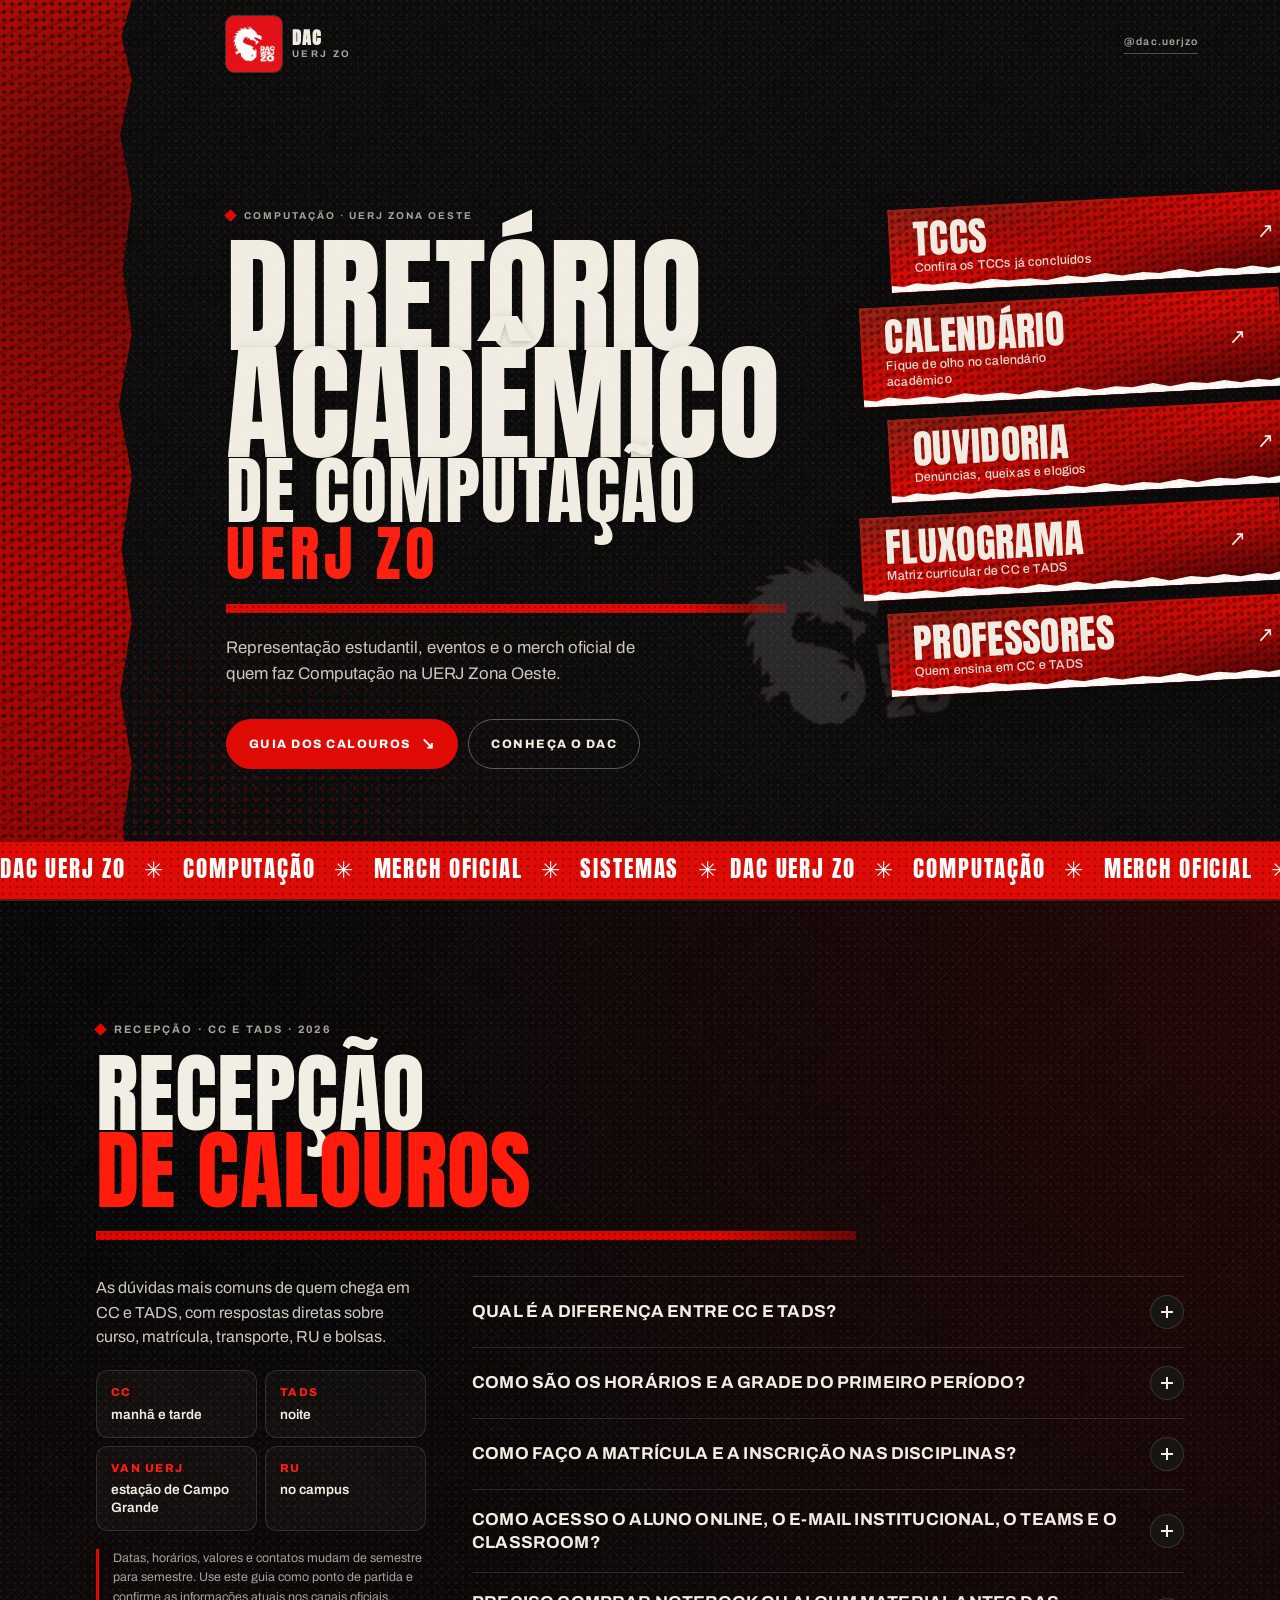
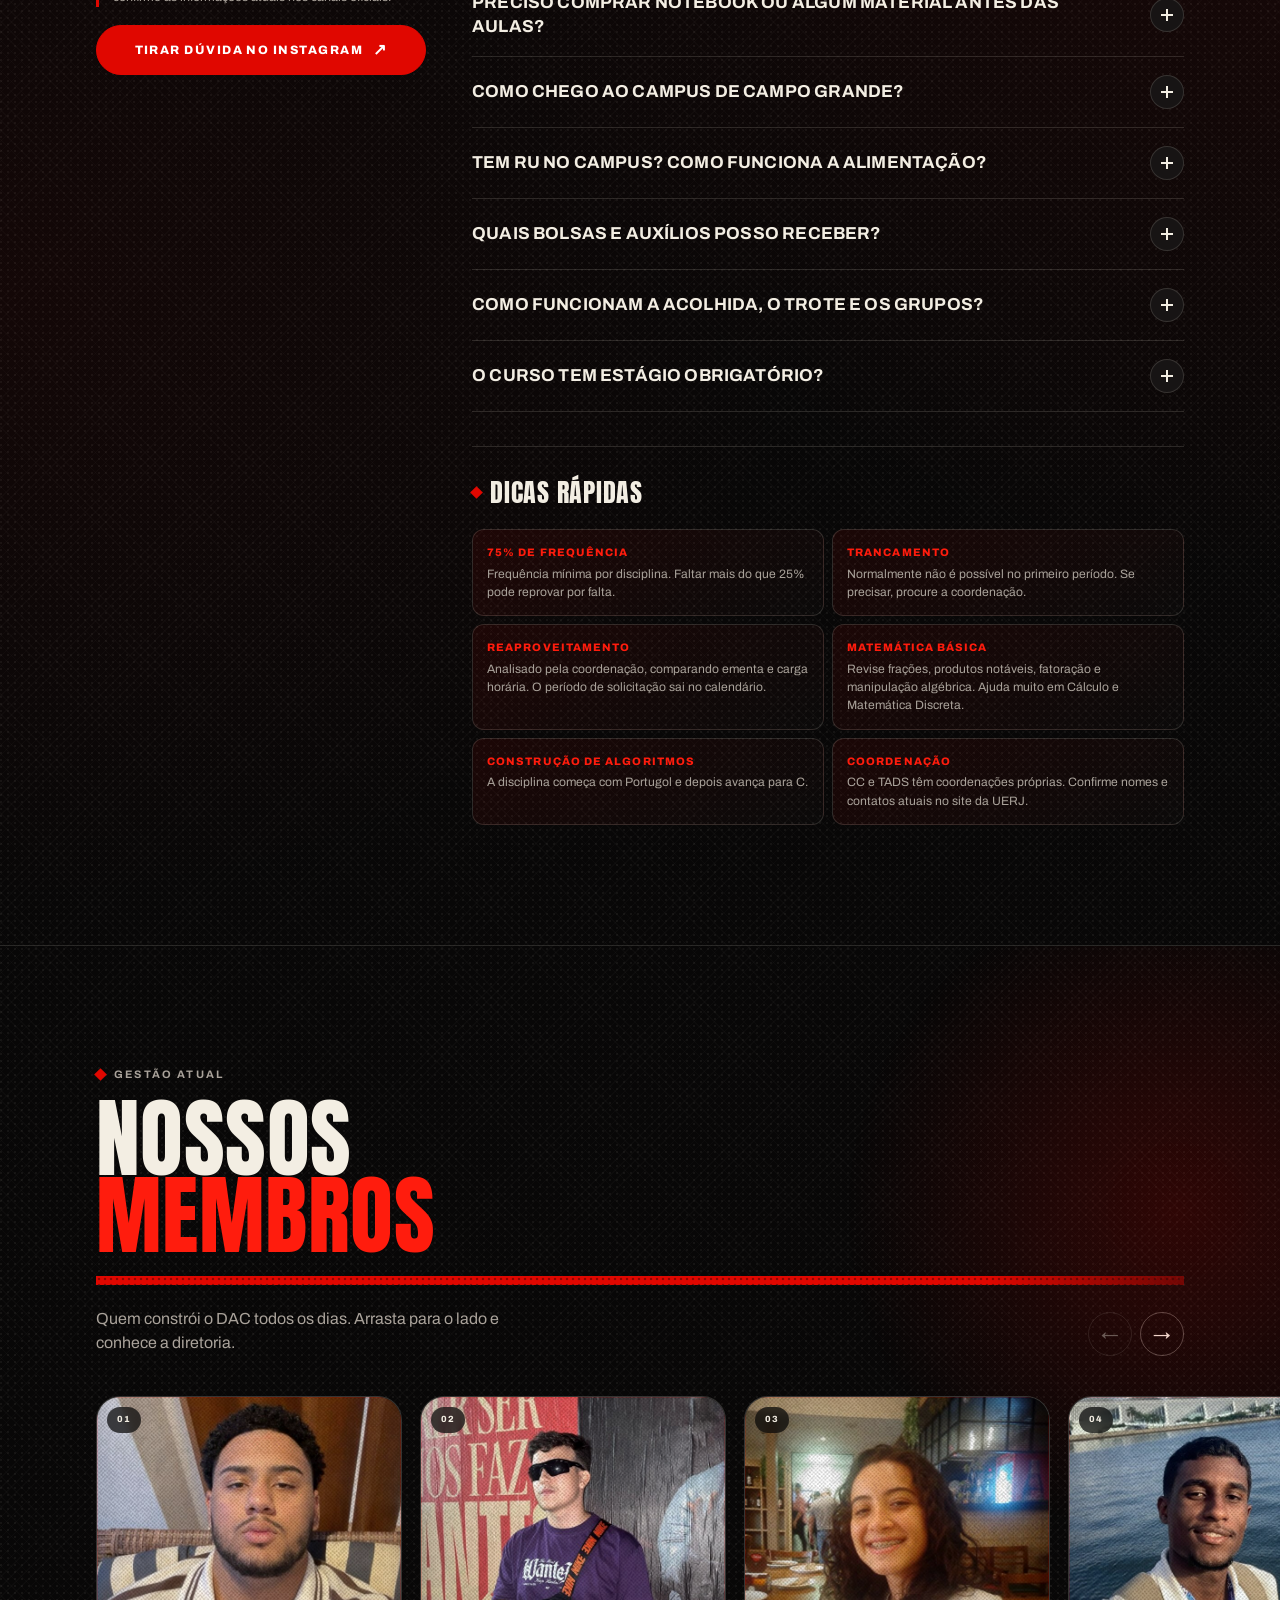
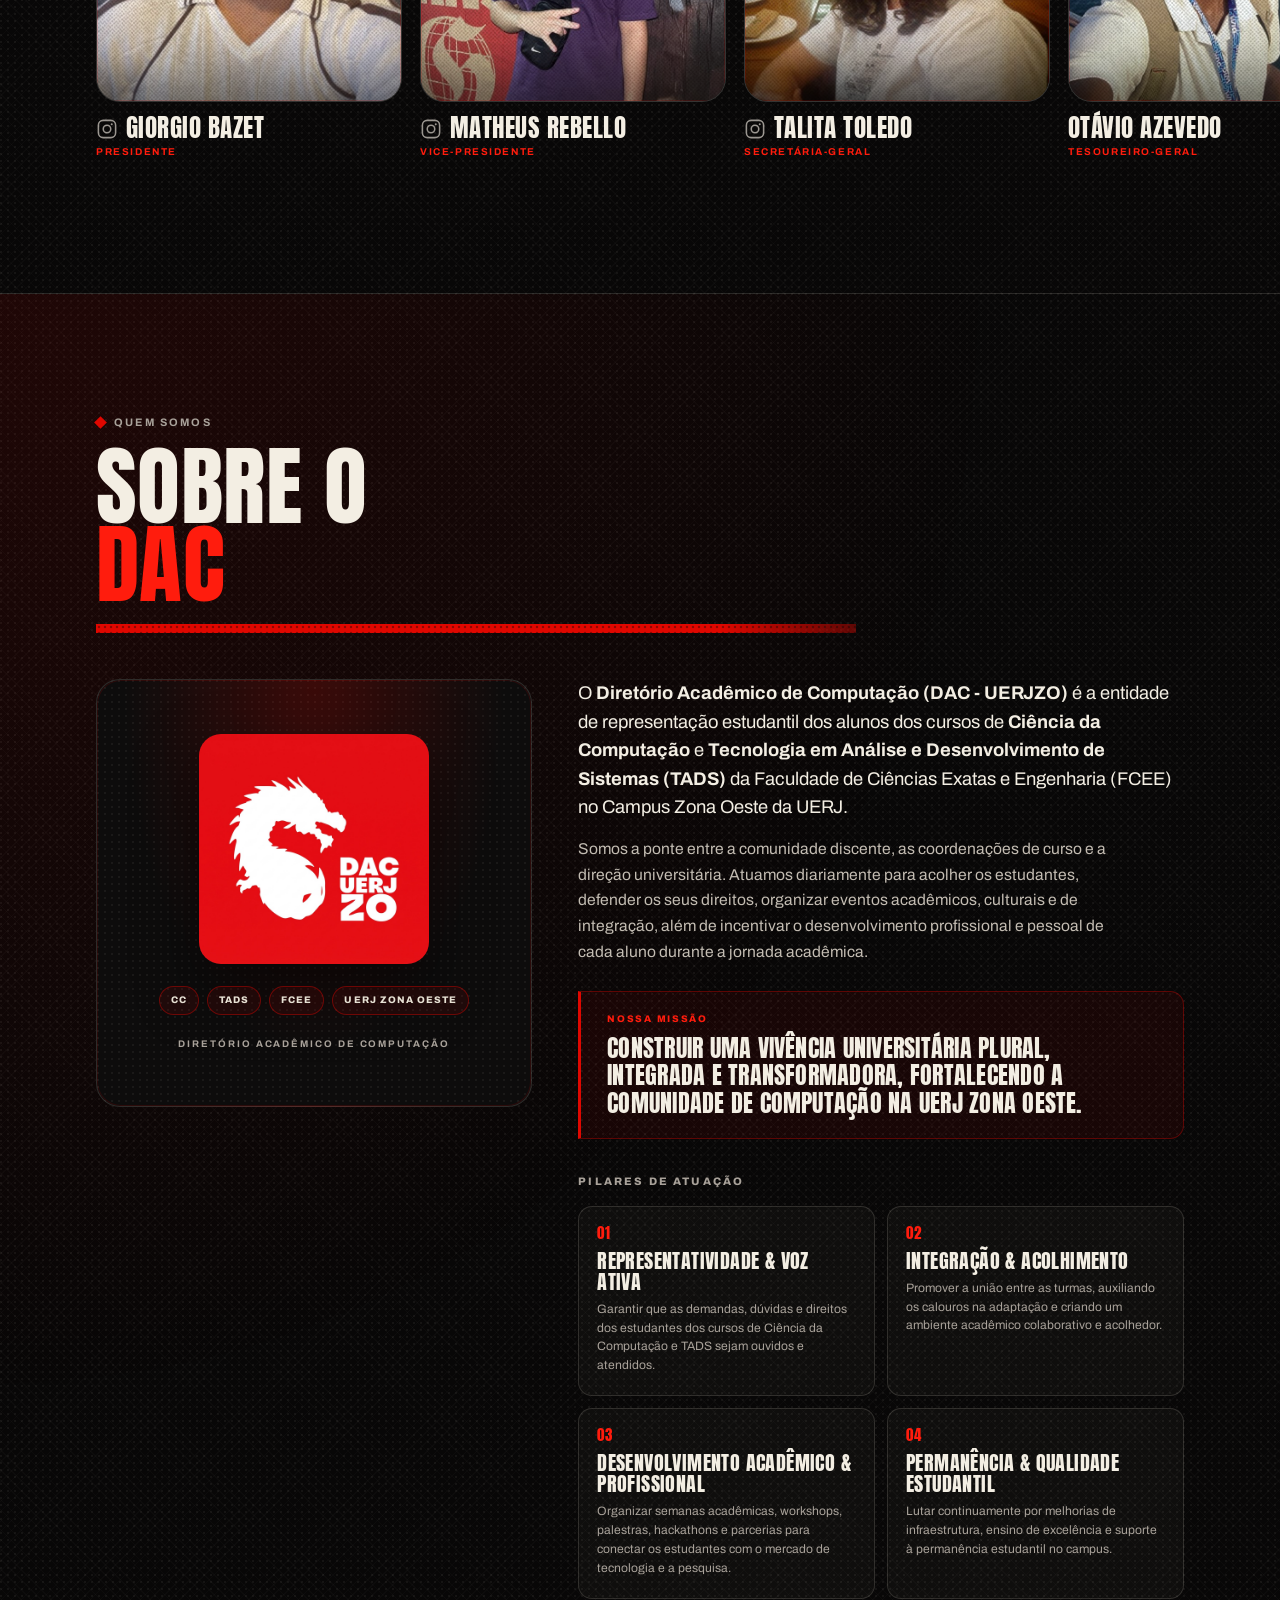
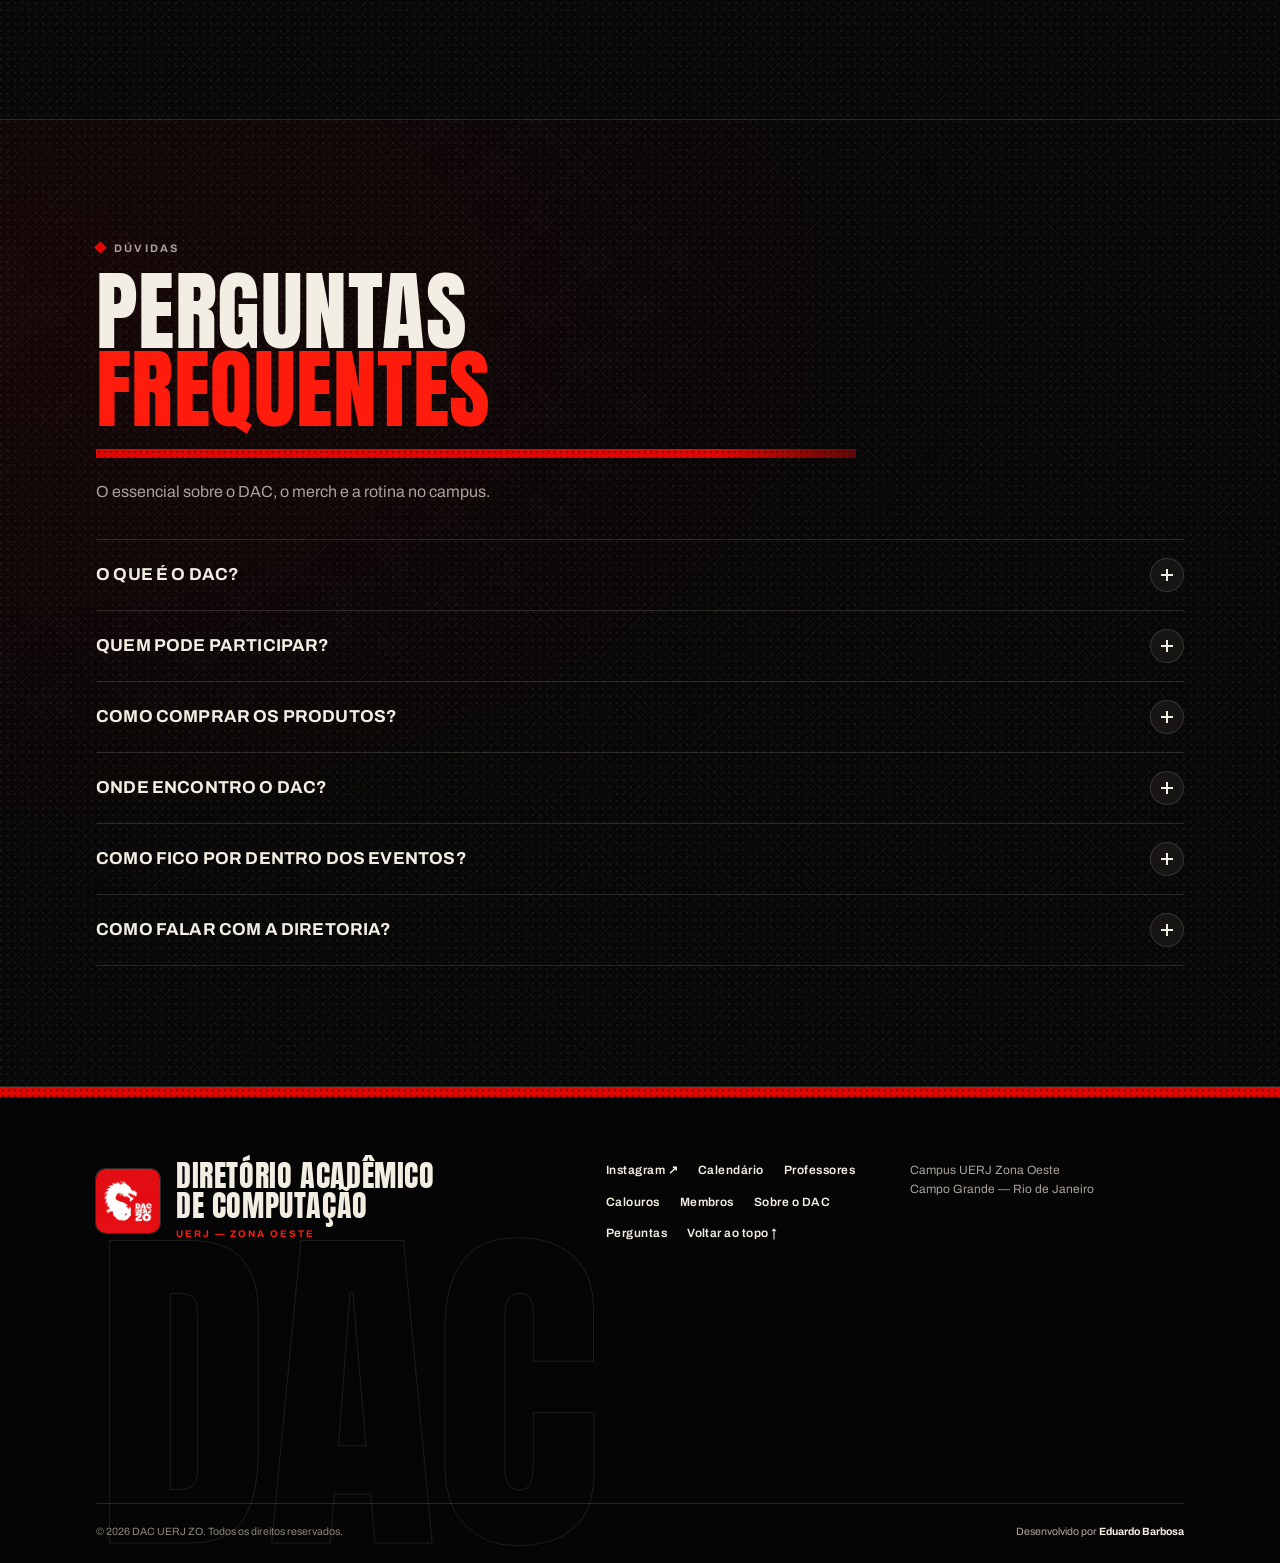
<file: index.html>
<!DOCTYPE html>
<html lang="pt-BR">
<head>
  <meta charset="UTF-8">
  <meta name="viewport" content="width=device-width, initial-scale=1">
  <meta name="theme-color" content="#0a0909">
  <meta name="description" content="Diretório Acadêmico de Computação da UERJ Zona Oeste. Calendário acadêmico 2026–2027, guia dos calouros de CC e TADS, diretoria e perguntas frequentes.">
  <link rel="canonical" href="https://eduhbarb.github.io/dac-uerjzo-site/">
  <meta property="og:type" content="website">
  <meta property="og:site_name" content="DAC UERJ ZO">
  <meta property="og:locale" content="pt_BR">
  <meta property="og:url" content="https://eduhbarb.github.io/dac-uerjzo-site/">
  <meta property="og:title" content="DAC UERJ ZO — Diretório Acadêmico de Computação">
  <meta property="og:description" content="Diretório Acadêmico de Computação da UERJ Zona Oeste. Calendário acadêmico 2026–2027, guia dos calouros de CC e TADS, diretoria e perguntas frequentes.">
  <meta property="og:image" content="https://eduhbarb.github.io/dac-uerjzo-site/assets/og-banner.jpg">
  <meta property="og:image:secure_url" content="https://eduhbarb.github.io/dac-uerjzo-site/assets/og-banner.jpg">
  <meta property="og:image:type" content="image/jpeg">
  <meta property="og:image:width" content="1200">
  <meta property="og:image:height" content="630">
  <meta property="og:image:alt" content="Banner do DAC UERJ ZO: Diretório Acadêmico de Computação, UERJ Zona Oeste">
  <meta name="twitter:card" content="summary_large_image">
  <meta name="twitter:title" content="DAC UERJ ZO — Diretório Acadêmico de Computação">
  <meta name="twitter:description" content="Diretório Acadêmico de Computação da UERJ Zona Oeste. Calendário acadêmico 2026–2027, guia dos calouros de CC e TADS, diretoria e perguntas frequentes.">
  <meta name="twitter:image" content="https://eduhbarb.github.io/dac-uerjzo-site/assets/og-banner.jpg">
  <title>DAC UERJ ZO — Diretório Acadêmico de Computação</title>
  <link rel="icon" href="assets/dac-logo.png">
  <link rel="preconnect" href="https://fonts.googleapis.com">
  <link rel="preconnect" href="https://fonts.gstatic.com" crossorigin>
  <link href="https://fonts.googleapis.com/css2?family=Anton&family=Archivo:wght@400;500;600;700;800&display=swap" rel="stylesheet">
  <link rel="stylesheet" href="css/style.css">
  <script src="js/page-transition.js"></script>
</head>
<body>
  <a class="skip-link" href="#membros">Pular para o conteúdo</a>

  <!-- 1. HERO -->
  <header class="hero" id="inicio">
    <div class="hero-band" aria-hidden="true"></div>
    <div class="hero-halftone" aria-hidden="true"></div>
    <img class="hero-watermark" src="assets/dac-logo-branco.png" alt="" aria-hidden="true">

    <div class="hero-inner">
      <div class="hero-topbar">
        <a class="brand" href="#inicio" aria-label="DAC UERJ ZO — início">
          <img class="brand-logo" src="assets/dac-logo.png" alt="Logo do DAC UERJ ZO" width="150" height="150">
          <span class="brand-text">
            <strong>DAC</strong>
            <span>UERJ ZO</span>
          </span>
        </a>
        <a class="hero-social" href="https://instagram.com/dac.uerjzo" target="_blank" rel="noopener">@dac.uerjzo</a>
      </div>

      <div class="hero-copy">
        <p class="eyebrow"><span class="dot" aria-hidden="true"></span>Computação · UERJ Zona Oeste</p>
        <h1 class="hero-title">
          <span class="hero-line">Diretório</span>
          <span class="hero-line">Acadêmico</span>
          <span class="hero-line hero-line--small">de Computação</span>
          <span class="hero-line hero-line--red">UERJ ZO</span>
        </h1>
        <div class="rule" aria-hidden="true"></div>
        <p class="hero-lead">Representação estudantil, eventos e o merch oficial de quem faz Computação na UERJ Zona Oeste.</p>
        <div class="hero-actions">
          <a class="btn btn--red" href="#calouros">Guia dos calouros <span aria-hidden="true">↘</span></a>
          <a class="btn btn--ghost" href="#sobre-o-dac">Conheça o DAC</a>
        </div>
      </div>

      <div class="nav-scrim" data-nav-scrim aria-hidden="true"></div>

      <nav class="hero-strips" id="acessos-rapidos" data-quick-nav aria-label="Acessos rápidos">
        <a class="hero-strip" href="tccs.html">
          <span class="hero-strip-title">TCCs</span>
          <span class="hero-strip-desc">Confira os TCCs já concluídos</span>
          <span class="hero-strip-arrow" aria-hidden="true">↗</span>
        </a>
        <a class="hero-strip" href="calendario.html">
          <span class="hero-strip-title">Calendário</span>
          <span class="hero-strip-desc">Fique de olho no calendário acadêmico</span>
          <span class="hero-strip-arrow" aria-hidden="true">↗</span>
        </a>
        <a class="hero-strip" href="ouvidoria.html">
          <span class="hero-strip-title">Ouvidoria</span>
          <span class="hero-strip-desc">Denúncias, queixas e elogios</span>
          <span class="hero-strip-arrow" aria-hidden="true">↗</span>
        </a>
        <a class="hero-strip" href="fluxogramas.html">
          <span class="hero-strip-title">Fluxograma</span>
          <span class="hero-strip-desc">Matriz curricular de CC e TADS</span>
          <span class="hero-strip-arrow" aria-hidden="true">↗</span>
        </a>
        <a class="hero-strip" href="professores.html">
          <span class="hero-strip-title">Professores</span>
          <span class="hero-strip-desc">Quem ensina em CC e TADS</span>
          <span class="hero-strip-arrow" aria-hidden="true">↗</span>
        </a>
      </nav>
    </div>

    <div class="marquee" aria-hidden="true">
      <div class="marquee-track">
        <span>DAC UERJ ZO <b>✳</b> COMPUTAÇÃO <b>✳</b> MERCH OFICIAL <b>✳</b> SISTEMAS <b>✳</b> </span>
        <span>DAC UERJ ZO <b>✳</b> COMPUTAÇÃO <b>✳</b> MERCH OFICIAL <b>✳</b> SISTEMAS <b>✳</b> </span>
        <span>DAC UERJ ZO <b>✳</b> COMPUTAÇÃO <b>✳</b> MERCH OFICIAL <b>✳</b> SISTEMAS <b>✳</b> </span>
        <span>DAC UERJ ZO <b>✳</b> COMPUTAÇÃO <b>✳</b> MERCH OFICIAL <b>✳</b> SISTEMAS <b>✳</b> </span>
        <span>DAC UERJ ZO <b>✳</b> COMPUTAÇÃO <b>✳</b> MERCH OFICIAL <b>✳</b> SISTEMAS <b>✳</b> </span>
        <span>DAC UERJ ZO <b>✳</b> COMPUTAÇÃO <b>✳</b> MERCH OFICIAL <b>✳</b> SISTEMAS <b>✳</b> </span>
        <span>DAC UERJ ZO <b>✳</b> COMPUTAÇÃO <b>✳</b> MERCH OFICIAL <b>✳</b> SISTEMAS <b>✳</b> </span>
        <span>DAC UERJ ZO <b>✳</b> COMPUTAÇÃO <b>✳</b> MERCH OFICIAL <b>✳</b> SISTEMAS <b>✳</b> </span>
      </div>
    </div>
  </header>

  <div class="nav-dock">
    <button class="nav-fab" type="button" data-nav-fab aria-expanded="false" aria-controls="acessos-rapidos" aria-label="Abrir acessos rápidos">
      <span class="nav-fab-bars" aria-hidden="true"><span></span><span></span><span></span></span>
    </button>
  </div>

  <main>
    <!-- 2. RECEPÇÃO DE CALOUROS -->
    <section class="section calouros" id="calouros" aria-labelledby="calouros-titulo">
      <div class="container">
        <div class="section-head reveal">
          <p class="kicker"><span class="kicker-mark" aria-hidden="true"></span>Recepção · CC e TADS · 2026</p>
          <h2 id="calouros-titulo">Recepção<br><span class="text-red">de calouros</span></h2>
          <div class="rule" aria-hidden="true"></div>
        </div>

        <div class="calouros-layout">
          <aside class="calouros-aside reveal">
            <p class="calouros-lead">As dúvidas mais comuns de quem chega em CC e TADS, com respostas diretas sobre curso, matrícula, transporte, RU e bolsas.</p>

            <dl class="fact-grid">
              <div class="fact">
                <dt>CC</dt>
                <dd>manhã e tarde</dd>
              </div>
              <div class="fact">
                <dt>TADS</dt>
                <dd>noite</dd>
              </div>
              <div class="fact">
                <dt>Van UERJ</dt>
                <dd>estação de Campo Grande</dd>
              </div>
              <div class="fact">
                <dt>RU</dt>
                <dd>no campus</dd>
              </div>
            </dl>

            <p class="calouros-note">Datas, horários, valores e contatos mudam de semestre para semestre. Use este guia como ponto de partida e confirme as informações atuais nos canais oficiais.</p>

            <a class="btn btn--red" href="https://instagram.com/dac.uerjzo" target="_blank" rel="noopener">Tirar dúvida no Instagram <span aria-hidden="true">↗</span></a>
          </aside>

          <div class="calouros-main">
            <div class="faq-list" data-faq>
              <div class="faq-item">
                <h3>
                  <button class="faq-question" type="button" id="cal-q1" aria-expanded="false" aria-controls="cal-a1">
                    <span>Qual é a diferença entre CC e TADS?</span>
                    <span class="faq-icon" aria-hidden="true"></span>
                  </button>
                </h3>
                <div class="faq-answer" id="cal-a1" role="region" aria-labelledby="cal-q1">
                  <div class="faq-answer-inner">
                    <p>Os dois cursos são do DEPCOMP (Departamento de Computação) e são representados pelo mesmo diretório acadêmico, o DAC.</p>
                    <ul>
                      <li><strong>Ciência da Computação (CC):</strong> aulas principalmente no período da manhã e da tarde.</li>
                      <li><strong>TADS:</strong> curso noturno. Algumas pessoas chamam de “ADS”, mas o nome oficial na UERJ ZO é TADS.</li>
                    </ul>
                    <p>Algumas disciplinas de TADS valem como eletivas para CC e vice-versa. As duas turmas compartilham professores e, às vezes, atividades e grupos.</p>
                  </div>
                </div>
              </div>

              <div class="faq-item">
                <h3>
                  <button class="faq-question" type="button" id="cal-q2" aria-expanded="false" aria-controls="cal-a2">
                    <span>Como são os horários e a grade do primeiro período?</span>
                    <span class="faq-icon" aria-hidden="true"></span>
                  </button>
                </h3>
                <div class="faq-answer" id="cal-a2" role="region" aria-labelledby="cal-q2">
                  <div class="faq-answer-inner">
                    <ul>
                      <li><strong>TADS:</strong> as aulas costumam ocorrer entre 18h e 22h, de segunda a sexta, mas nem todos os dias têm aula em todos os horários.</li>
                      <li><strong>CC:</strong> as aulas podem ocupar a manhã e a tarde, aproximadamente entre 7h e 17h, conforme a grade do semestre.</li>
                      <li>A grade oficial costuma sair perto do início das aulas. Antes disso, o que circula é uma previsão e pode mudar.</li>
                      <li>Em geral, cada disciplina tem uma turma só, então quase não há como trocar de horário.</li>
                      <li>No primeiro período dá para remover disciplinas, mas é preciso ficar com no mínimo 3. Não dá para incluir ou substituir.</li>
                      <li>A versão definitiva da grade sai com o RID.</li>
                    </ul>
                    <p>Se algum dia da grade for impossível por causa de trabalho ou outro compromisso, procure o DAC: os veteranos ajudam a conversar com os professores.</p>
                  </div>
                </div>
              </div>

              <div class="faq-item">
                <h3>
                  <button class="faq-question" type="button" id="cal-q3" aria-expanded="false" aria-controls="cal-a3">
                    <span>Como faço a matrícula e a inscrição nas disciplinas?</span>
                    <span class="faq-icon" aria-hidden="true"></span>
                  </button>
                </h3>
                <div class="faq-answer" id="cal-a3" role="region" aria-labelledby="cal-q3">
                  <div class="faq-answer-inner">
                    <ol>
                      <li>Faça a pré-matrícula e entregue a documentação no prazo do edital.</li>
                      <li>Para muitos ingressantes, a inscrição nas disciplinas é feita presencialmente no dia da matrícula. Leve um documento oficial com foto, de preferência o original: RG, CNH, passaporte, carteira de trabalho ou carteira de estudante com foto.</li>
                      <li>Guarde o comprovante entregue no atendimento.</li>
                      <li>Confira depois se as disciplinas aparecem no Aluno Online. Se ainda não apareceram, pode ser só demora do sistema.</li>
                      <li>Quem já é aluno faz a rematrícula e a inscrição em disciplinas pelo Aluno Online, no período do calendário acadêmico.</li>
                    </ol>
                    <p>Calouros que ingressam no segundo semestre podem não conseguir acessar o Aluno Online até o início do período. Isso é normal: se a inscrição já foi feita presencialmente, basta aguardar.</p>
                  </div>
                </div>
              </div>

              <div class="faq-item">
                <h3>
                  <button class="faq-question" type="button" id="cal-q4" aria-expanded="false" aria-controls="cal-a4">
                    <span>Como acesso o Aluno Online, o e-mail institucional, o Teams e o Classroom?</span>
                    <span class="faq-icon" aria-hidden="true"></span>
                  </button>
                </h3>
                <div class="faq-answer" id="cal-a4" role="region" aria-labelledby="cal-q4">
                  <div class="faq-answer-inner">
                    <ol>
                      <li>Acesse <a href="https://sig.uerj.br/" target="_blank" rel="noopener">sig.uerj.br</a> e crie seu ID Único.</li>
                      <li>Acesse <a href="https://www.asce.uerj.br/" target="_blank" rel="noopener">asce.uerj.br</a> e crie seu e-mail institucional.</li>
                      <li>Entre no webmail em <a href="https://webmail.uerj.br/SOGo/" target="_blank" rel="noopener">webmail.uerj.br/SOGo</a> com esse e-mail e a mesma senha do ID Único.</li>
                      <li>Ative o pacote Office 365, se for usar.</li>
                    </ol>
                    <p>Os professores do DEPCOMP usam bastante Teams e Classroom. O e-mail institucional @uerj.br é a conta que dá acesso a esses serviços, então crie o quanto antes.</p>
                    <p>Se houver problema de cadastro ou acesso, escreva para <a href="mailto:atendimento.depaac@uerj.br">atendimento.depaac@uerj.br</a>.</p>
                  </div>
                </div>
              </div>

              <div class="faq-item">
                <h3>
                  <button class="faq-question" type="button" id="cal-q5" aria-expanded="false" aria-controls="cal-a5">
                    <span>Preciso comprar notebook ou algum material antes das aulas?</span>
                    <span class="faq-icon" aria-hidden="true"></span>
                  </button>
                </h3>
                <div class="faq-answer" id="cal-a5" role="region" aria-labelledby="cal-q5">
                  <div class="faq-answer-inner">
                    <p>Notebook não é obrigatório, mas ajuda bastante.</p>
                    <ul>
                      <li>Quem não tem pode usar os computadores da biblioteca e os dos laboratórios. Os dos laboratórios costumam ser melhores.</li>
                      <li>Para CC e TADS não há lista de material obrigatório para comprar antes do primeiro dia. Espere as orientações dos professores.</li>
                      <li>Se for comprar algo, priorize um computador que rode com folga as ferramentas do curso. Não é necessário gastar muito no primeiro semestre.</li>
                    </ul>
                  </div>
                </div>
              </div>

              <div class="faq-item">
                <h3>
                  <button class="faq-question" type="button" id="cal-q6" aria-expanded="false" aria-controls="cal-a6">
                    <span>Como chego ao campus de Campo Grande?</span>
                    <span class="faq-icon" aria-hidden="true"></span>
                  </button>
                </h3>
                <div class="faq-answer" id="cal-a6" role="region" aria-labelledby="cal-q6">
                  <div class="faq-answer-inner">
                    <p>O campus fica na Zona Oeste do Rio e há transporte gratuito da faculdade:</p>
                    <ul>
                      <li><strong>Van/ônibus da UERJ:</strong> sai da estação de Campo Grande, em frente ao Rei dos Laticínios.</li>
                      <li>Na volta, o embarque é atrás do prédio, perto da quadra e da piscina.</li>
                      <li>Não precisa de documento nem pagamento: qualquer aluno pode usar.</li>
                      <li>Os horários são divulgados no Instagram da UERJ ZO e nos canais da van.</li>
                    </ul>
                    <p>De transporte convencional, linhas como 22, 69 e 804 passam perto. Uma opção é descer entre o Bela Vida III e o Craque do Pão, descer a rua e chegar ao campus. Também existem grupos de carona e de van organizados pelos estudantes.</p>
                  </div>
                </div>
              </div>

              <div class="faq-item">
                <h3>
                  <button class="faq-question" type="button" id="cal-q7" aria-expanded="false" aria-controls="cal-a7">
                    <span>Tem RU no campus? Como funciona a alimentação?</span>
                    <span class="faq-icon" aria-hidden="true"></span>
                  </button>
                </h3>
                <div class="faq-answer" id="cal-a7" role="region" aria-labelledby="cal-q7">
                  <div class="faq-answer-inner">
                    <p>Sim, o campus passou a ter RU (Restaurante Universitário).</p>
                    <ul>
                      <li>Com a chegada do RU, o auxílio alimentação deixou de ser pago.</li>
                      <li>Alunos de qualquer campus podem usar o RU do Maracanã.</li>
                      <li>Os valores e as regras para cotistas e não cotistas mudam. Confirme o valor atual no próprio RU ou nos canais da UERJ antes de contar com um preço fixo.</li>
                    </ul>
                  </div>
                </div>
              </div>

              <div class="faq-item">
                <h3>
                  <button class="faq-question" type="button" id="cal-q8" aria-expanded="false" aria-controls="cal-a8">
                    <span>Quais bolsas e auxílios posso receber?</span>
                    <span class="faq-icon" aria-hidden="true"></span>
                  </button>
                </h3>
                <div class="faq-answer" id="cal-a8" role="region" aria-labelledby="cal-q8">
                  <div class="faq-answer-inner">
                    <p>Depende da sua forma de ingresso e da sua situação socioeconômica.</p>
                    <ul>
                      <li><strong>Cotistas:</strong> têm direito à Bolsa Permanência de forma automática. Basta cadastrar os dados bancários de uma conta individual no Bradesco no Aluno Online. Não é preciso fazer solicitação semestral.</li>
                      <li><strong>Ampla concorrência:</strong> pode solicitar auxílios pela Avaliação Socioeconômica (ASE), que costuma abrir uma vez por ano. Acompanhe o site da <a href="https://www.pr4.uerj.br/" target="_blank" rel="noopener">PR4</a> e o Instagram da UERJ.</li>
                      <li><strong>JAE Gratuidade:</strong> número limitado de passagens, não vale para metrô. Pode ser combinado com a tarifa social do RioCard.</li>
                      <li><strong>Auxílio transporte da UERJ:</strong> alternativa para quem não usa o JAE.</li>
                      <li><strong>Auxílio material didático:</strong> pago uma vez por ano, com valor fixo.</li>
                    </ul>
                    <p>Regras, valores e datas mudam. Confirme sempre no Aluno Online, no site da PR4 e nos canais do DAC.</p>
                  </div>
                </div>
              </div>

              <div class="faq-item">
                <h3>
                  <button class="faq-question" type="button" id="cal-q9" aria-expanded="false" aria-controls="cal-a9">
                    <span>Como funcionam a acolhida, o trote e os grupos?</span>
                    <span class="faq-icon" aria-hidden="true"></span>
                  </button>
                </h3>
                <div class="faq-answer" id="cal-a9" role="region" aria-labelledby="cal-q9">
                  <div class="faq-answer-inner">
                    <ul>
                      <li>A primeira semana costuma ser de acolhida e integração, sem aulas normais.</li>
                      <li>Há a acolhida institucional, organizada pelo DCE, e a acolhida do curso, com a coordenação e os veteranos.</li>
                      <li>O trote acontece nos primeiros dias e é organizado pela comissão de recepção. A participação não é obrigatória.</li>
                      <li>As datas, horários e cores de roupa são divulgados no Instagram <a href="https://instagram.com/comissaouerjzo" target="_blank" rel="noopener">@comissaouerjzo</a> e nos canais de calouros.</li>
                      <li>A recepção de CC e TADS é conjunta. Depois, cada turma e cada disciplina pode ter seu próprio canal ou comunidade.</li>
                      <li>O <a href="https://instagram.com/dac.uerjzo" target="_blank" rel="noopener">DAC (@dac.uerjzo)</a> representa os alunos de CC e TADS e ajuda com grade, professores, eventos e merch.</li>
                    </ul>
                  </div>
                </div>
              </div>

              <div class="faq-item">
                <h3>
                  <button class="faq-question" type="button" id="cal-q10" aria-expanded="false" aria-controls="cal-a10">
                    <span>O curso tem estágio obrigatório?</span>
                    <span class="faq-icon" aria-hidden="true"></span>
                  </button>
                </h3>
                <div class="faq-answer" id="cal-a10" role="region" aria-labelledby="cal-q10">
                  <div class="faq-answer-inner">
                    <p>Sim. Em CC e TADS, o estágio obrigatório aparece por volta do 7º período.</p>
                    <p>Antes de se preocupar com estágio, confirme o fluxograma oficial do seu curso, a matriz curricular vigente da sua turma e as orientações da coordenação no início do semestre.</p>
                    <p>Estágio não obrigatório pode ser feito antes, desde que compatível com a grade e com a carga horária do curso.</p>
                  </div>
                </div>
              </div>
            </div>

            <div class="tips reveal">
              <h3 class="tips-title"><span class="kicker-mark" aria-hidden="true"></span>Dicas rápidas</h3>
              <ul class="tips-grid">
                <li class="tip">
                  <strong>75% de frequência</strong>
                  <p>Frequência mínima por disciplina. Faltar mais do que 25% pode reprovar por falta.</p>
                </li>
                <li class="tip">
                  <strong>Trancamento</strong>
                  <p>Normalmente não é possível no primeiro período. Se precisar, procure a coordenação.</p>
                </li>
                <li class="tip">
                  <strong>Reaproveitamento</strong>
                  <p>Analisado pela coordenação, comparando ementa e carga horária. O período de solicitação sai no calendário.</p>
                </li>
                <li class="tip">
                  <strong>Matemática básica</strong>
                  <p>Revise frações, produtos notáveis, fatoração e manipulação algébrica. Ajuda muito em Cálculo e Matemática Discreta.</p>
                </li>
                <li class="tip">
                  <strong>Construção de Algoritmos</strong>
                  <p>A disciplina começa com Portugol e depois avança para C.</p>
                </li>
                <li class="tip">
                  <strong>Coordenação</strong>
                  <p>CC e TADS têm coordenações próprias. Confirme nomes e contatos atuais no site da UERJ.</p>
                </li>
              </ul>
            </div>
          </div>
        </div>
      </div>
    </section>

    <!-- 3. MEMBROS -->
    <section class="section members" id="membros" aria-labelledby="membros-titulo">
      <div class="members-glow" aria-hidden="true"></div>
      <div class="container">
        <div class="section-head section-head--members reveal">
          <p class="kicker"><span class="kicker-mark" aria-hidden="true"></span>Gestão atual</p>
          <h2 id="membros-titulo">Nossos<br><span class="text-red">membros</span></h2>
          <div class="rule" aria-hidden="true"></div>
          <div class="members-head-row">
            <p class="section-lead">Quem constrói o DAC todos os dias. Arrasta para o lado e conhece a diretoria.</p>
            <div class="carousel-controls" aria-label="Navegar pelos membros">
              <button class="carousel-btn" type="button" data-carousel-prev aria-label="Membro anterior">←</button>
              <button class="carousel-btn" type="button" data-carousel-next aria-label="Próximo membro">→</button>
            </div>
          </div>
        </div>
      </div>

      <div class="members-track-wrap">
        <ul class="members-track" data-carousel-track>
          <li class="member-card">
            <div class="member-photo">
              <img src="assets/membros/giorgio-bazet.jpg" alt="Foto de Giorgio Bazet" width="688" height="670" loading="lazy" draggable="false">
              <span class="member-index" aria-hidden="true">01</span>
            </div>
            <h3><a class="member-ig" href="https://www.instagram.com/bazetgiorgio/" target="_blank" rel="noopener" aria-label="Instagram de Giorgio Bazet"><svg viewBox="0 0 24 24" aria-hidden="true" focusable="false"><rect x="2.6" y="2.6" width="18.8" height="18.8" rx="5.2"></rect><circle cx="12" cy="12" r="4.1"></circle><circle cx="17.2" cy="6.8" r="1.1" fill="currentColor" stroke="none"></circle></svg></a>Giorgio Bazet</h3>
            <p class="member-role">Presidente</p>
          </li>
          <li class="member-card">
            <div class="member-photo">
              <img src="assets/membros/matheus-rebello.jpg" alt="Foto de Matheus Rebello" width="688" height="670" loading="lazy" draggable="false">
              <span class="member-index" aria-hidden="true">02</span>
            </div>
            <h3><a class="member-ig" href="https://www.instagram.com/rebellomt/" target="_blank" rel="noopener" aria-label="Instagram de Matheus Rebello"><svg viewBox="0 0 24 24" aria-hidden="true" focusable="false"><rect x="2.6" y="2.6" width="18.8" height="18.8" rx="5.2"></rect><circle cx="12" cy="12" r="4.1"></circle><circle cx="17.2" cy="6.8" r="1.1" fill="currentColor" stroke="none"></circle></svg></a>Matheus Rebello</h3>
            <p class="member-role">Vice-presidente</p>
          </li>
          <li class="member-card">
            <div class="member-photo">
              <img src="assets/membros/talita-toledo.jpg" alt="Foto de Talita Toledo" width="688" height="670" loading="lazy" draggable="false">
              <span class="member-index" aria-hidden="true">03</span>
            </div>
            <h3><a class="member-ig" href="https://www.instagram.com/talitenha_/" target="_blank" rel="noopener" aria-label="Instagram de Talita Toledo"><svg viewBox="0 0 24 24" aria-hidden="true" focusable="false"><rect x="2.6" y="2.6" width="18.8" height="18.8" rx="5.2"></rect><circle cx="12" cy="12" r="4.1"></circle><circle cx="17.2" cy="6.8" r="1.1" fill="currentColor" stroke="none"></circle></svg></a>Talita Toledo</h3>
            <p class="member-role">Secretária-geral</p>
          </li>
          <li class="member-card">
            <div class="member-photo">
              <img src="assets/membros/otavio-azevedo.jpg" alt="Foto de Otávio Azevedo" width="688" height="670" loading="lazy" draggable="false">
              <span class="member-index" aria-hidden="true">04</span>
            </div>
            <h3>Otávio Azevedo</h3>
            <p class="member-role">Tesoureiro-geral</p>
          </li>
          <li class="member-card">
            <div class="member-photo">
              <img src="assets/membros/andre-mateus.jpg" alt="Foto de André Mateus" width="688" height="670" loading="lazy" draggable="false">
              <span class="member-index" aria-hidden="true">05</span>
            </div>
            <h3>André Mateus</h3>
            <p class="member-role">Tesoureiro</p>
          </li>
          <li class="member-card">
            <div class="member-photo">
              <img src="assets/membros/lucas-riquelme.jpg" alt="Foto de Lucas Riquelme" width="688" height="670" loading="lazy" draggable="false">
              <span class="member-index" aria-hidden="true">06</span>
            </div>
            <h3><a class="member-ig" href="https://www.instagram.com/lrlucasriquelme/" target="_blank" rel="noopener" aria-label="Instagram de Lucas Riquelme"><svg viewBox="0 0 24 24" aria-hidden="true" focusable="false"><rect x="2.6" y="2.6" width="18.8" height="18.8" rx="5.2"></rect><circle cx="12" cy="12" r="4.1"></circle><circle cx="17.2" cy="6.8" r="1.1" fill="currentColor" stroke="none"></circle></svg></a>Lucas Riquelme</h3>
            <p class="member-role">Secretário</p>
          </li>
          <li class="member-card">
            <div class="member-photo">
              <img src="assets/membros/juliana-tenorio.jpg" alt="Foto de Juliana Tenório" width="688" height="670" loading="lazy" draggable="false">
              <span class="member-index" aria-hidden="true">07</span>
            </div>
            <h3><a class="member-ig" href="https://www.instagram.com/julitnor/" target="_blank" rel="noopener" aria-label="Instagram de Juliana Tenório"><svg viewBox="0 0 24 24" aria-hidden="true" focusable="false"><rect x="2.6" y="2.6" width="18.8" height="18.8" rx="5.2"></rect><circle cx="12" cy="12" r="4.1"></circle><circle cx="17.2" cy="6.8" r="1.1" fill="currentColor" stroke="none"></circle></svg></a>Juliana Tenório</h3>
            <p class="member-role">Diretora de Marketing</p>
          </li>
          <li class="member-card">
            <div class="member-photo">
              <img src="assets/membros/irys-eloisa.jpg" alt="Foto de Irys Eloisa" width="688" height="670" loading="lazy" draggable="false">
              <span class="member-index" aria-hidden="true">08</span>
            </div>
            <h3>Irys Eloisa</h3>
            <p class="member-role">Assistente de Marketing</p>
          </li>
          <li class="member-card">
            <div class="member-photo">
              <img src="assets/membros/daniel-filipe.jpg" alt="Foto de Daniel Filipe" width="688" height="670" loading="lazy" draggable="false">
              <span class="member-index" aria-hidden="true">09</span>
            </div>
            <h3>Daniel Filipe</h3>
            <p class="member-role">Diretor de Comunicações</p>
          </li>
          <li class="member-card">
            <div class="member-photo">
              <img src="assets/membros/viner-barreto.jpg" alt="Foto de Viner Barreto" width="688" height="670" loading="lazy" draggable="false">
              <span class="member-index" aria-hidden="true">10</span>
            </div>
            <h3><a class="member-ig" href="https://www.instagram.com/vinerbarreto/" target="_blank" rel="noopener" aria-label="Instagram de Viner Barreto"><svg viewBox="0 0 24 24" aria-hidden="true" focusable="false"><rect x="2.6" y="2.6" width="18.8" height="18.8" rx="5.2"></rect><circle cx="12" cy="12" r="4.1"></circle><circle cx="17.2" cy="6.8" r="1.1" fill="currentColor" stroke="none"></circle></svg></a>Viner Barreto</h3>
            <p class="member-role">Diretor de Relações Institucionais</p>
          </li>
          <li class="member-card">
            <div class="member-photo">
              <img src="assets/membros/miguel-miranda.jpg" alt="Foto de Miguel Miranda" width="688" height="670" loading="lazy" draggable="false">
              <span class="member-index" aria-hidden="true">11</span>
            </div>
            <h3>Miguel Miranda</h3>
            <p class="member-role">Diretor de Assuntos Acadêmicos</p>
          </li>
          <li class="member-card">
            <div class="member-photo">
              <img src="assets/membros/lucas-campos.jpg" alt="Foto de Lucas Campos" width="688" height="670" loading="lazy" draggable="false">
              <span class="member-index" aria-hidden="true">12</span>
            </div>
            <h3><a class="member-ig" href="https://www.instagram.com/lucasp_campos/" target="_blank" rel="noopener" aria-label="Instagram de Lucas Campos"><svg viewBox="0 0 24 24" aria-hidden="true" focusable="false"><rect x="2.6" y="2.6" width="18.8" height="18.8" rx="5.2"></rect><circle cx="12" cy="12" r="4.1"></circle><circle cx="17.2" cy="6.8" r="1.1" fill="currentColor" stroke="none"></circle></svg></a>Lucas Campos</h3>
            <p class="member-role">Diretor de Projetos</p>
          </li>
          <li class="member-card">
            <div class="member-photo">
              <img src="assets/membros/eduardo-barbosa.jpg" alt="Foto de Eduardo Barbosa" width="688" height="670" loading="lazy" draggable="false">
              <span class="member-index" aria-hidden="true">13</span>
            </div>
            <h3><a class="member-ig" href="https://www.instagram.com/oneeiros/" target="_blank" rel="noopener" aria-label="Instagram de Eduardo Barbosa"><svg viewBox="0 0 24 24" aria-hidden="true" focusable="false"><rect x="2.6" y="2.6" width="18.8" height="18.8" rx="5.2"></rect><circle cx="12" cy="12" r="4.1"></circle><circle cx="17.2" cy="6.8" r="1.1" fill="currentColor" stroke="none"></circle></svg></a>Eduardo Barbosa</h3>
            <p class="member-role">Assistente de Comunicação</p>
          </li>
          <li class="member-card">
            <div class="member-photo">
              <img src="assets/membros/yana-marques.jpg" alt="Foto de Yana Marques" width="688" height="670" loading="lazy" draggable="false">
              <span class="member-index" aria-hidden="true">14</span>
            </div>
            <h3><a class="member-ig" href="https://www.instagram.com/yanamarques__/" target="_blank" rel="noopener" aria-label="Instagram de Yana Marques"><svg viewBox="0 0 24 24" aria-hidden="true" focusable="false"><rect x="2.6" y="2.6" width="18.8" height="18.8" rx="5.2"></rect><circle cx="12" cy="12" r="4.1"></circle><circle cx="17.2" cy="6.8" r="1.1" fill="currentColor" stroke="none"></circle></svg></a>Yana Marques</h3>
            <p class="member-role">Assistente de Eventos</p>
          </li>
        </ul>
      </div>
    </section>

    <!-- 4. SOBRE O DAC -->
    <section class="section about-dac" id="sobre-o-dac" aria-labelledby="sobre-dac-titulo">
      <div class="container">
        <div class="section-head reveal">
          <p class="kicker"><span class="kicker-mark" aria-hidden="true"></span>Quem somos</p>
          <h2 id="sobre-dac-titulo">Sobre o<br><span class="text-red">DAC</span></h2>
          <div class="rule" aria-hidden="true"></div>
        </div>

        <div class="about-layout">
          <div class="about-visual reveal">
            <img class="about-logo" src="assets/dac-logo.png" alt="Logo do DAC UERJ ZO: dragão branco sobre fundo vermelho" width="150" height="150" loading="lazy">
            <ul class="about-tags" aria-label="Resumo do DAC">
              <li>CC</li>
              <li>TADS</li>
              <li>FCEE</li>
              <li>UERJ Zona Oeste</li>
            </ul>
            <p class="about-visual-note">Diretório Acadêmico de Computação</p>
          </div>

          <div class="about-copy reveal">
            <p class="about-lead">O <strong>Diretório Acadêmico de Computação (DAC - UERJZO)</strong> é a entidade de representação estudantil dos alunos dos cursos de <strong>Ciência da Computação</strong> e <strong>Tecnologia em Análise e Desenvolvimento de Sistemas (TADS)</strong> da Faculdade de Ciências Exatas e Engenharia (FCEE) no Campus Zona Oeste da UERJ.</p>
            <p>Somos a ponte entre a comunidade discente, as coordenações de curso e a direção universitária. Atuamos diariamente para acolher os estudantes, defender os seus direitos, organizar eventos acadêmicos, culturais e de integração, além de incentivar o desenvolvimento profissional e pessoal de cada aluno durante a jornada acadêmica.</p>

            <blockquote class="about-mission">
              <p class="about-mission-label">Nossa missão</p>
              <p>Construir uma vivência universitária plural, integrada e transformadora, fortalecendo a comunidade de Computação na UERJ Zona Oeste.</p>
            </blockquote>

            <h3 class="about-pillars-title">Pilares de atuação</h3>
            <ul class="about-pillars">
              <li>
                <span class="about-pillar-index" aria-hidden="true">01</span>
                <h4>Representatividade &amp; voz ativa</h4>
                <p>Garantir que as demandas, dúvidas e direitos dos estudantes dos cursos de Ciência da Computação e TADS sejam ouvidos e atendidos.</p>
              </li>
              <li>
                <span class="about-pillar-index" aria-hidden="true">02</span>
                <h4>Integração &amp; acolhimento</h4>
                <p>Promover a união entre as turmas, auxiliando os calouros na adaptação e criando um ambiente acadêmico colaborativo e acolhedor.</p>
              </li>
              <li>
                <span class="about-pillar-index" aria-hidden="true">03</span>
                <h4>Desenvolvimento acadêmico &amp; profissional</h4>
                <p>Organizar semanas acadêmicas, workshops, palestras, hackathons e parcerias para conectar os estudantes com o mercado de tecnologia e a pesquisa.</p>
              </li>
              <li>
                <span class="about-pillar-index" aria-hidden="true">04</span>
                <h4>Permanência &amp; qualidade estudantil</h4>
                <p>Lutar continuamente por melhorias de infraestrutura, ensino de excelência e suporte à permanência estudantil no campus.</p>
              </li>
            </ul>
          </div>
        </div>
      </div>
    </section>

    <!-- 5. FAQ -->
    <section class="section faq" id="faq" aria-labelledby="faq-titulo">
      <div class="container">
        <div class="section-head reveal">
          <p class="kicker"><span class="kicker-mark" aria-hidden="true"></span>Dúvidas</p>
          <h2 id="faq-titulo">Perguntas<br><span class="text-red">frequentes</span></h2>
          <div class="rule" aria-hidden="true"></div>
          <p class="section-lead">O essencial sobre o DAC, o merch e a rotina no campus.</p>
        </div>

        <div class="faq-list reveal" data-faq>
          <div class="faq-item">
            <h3>
              <button class="faq-question" type="button" id="faq-q1" aria-expanded="false" aria-controls="faq-a1">
                <span>O que é o DAC?</span>
                <span class="faq-icon" aria-hidden="true"></span>
              </button>
            </h3>
            <div class="faq-answer" id="faq-a1" role="region" aria-labelledby="faq-q1">
              <div class="faq-answer-inner">
                <p>O Diretório Acadêmico de Computação é a entidade que representa os estudantes de Computação da UERJ Zona Oeste. Organizamos eventos, apoiamos demandas do curso e produzimos o merch oficial.</p>
              </div>
            </div>
          </div>

          <div class="faq-item">
            <h3>
              <button class="faq-question" type="button" id="faq-q2" aria-expanded="false" aria-controls="faq-a2">
                <span>Quem pode participar?</span>
                <span class="faq-icon" aria-hidden="true"></span>
              </button>
            </h3>
            <div class="faq-answer" id="faq-a2" role="region" aria-labelledby="faq-q2">
              <div class="faq-answer-inner">
                <p>Todo estudante de Computação da UERJ ZO pode participar das atividades e assembleias. Para integrar a diretoria, acompanhe as convocações publicadas no Instagram.</p>
              </div>
            </div>
          </div>

          <div class="faq-item">
            <h3>
              <button class="faq-question" type="button" id="faq-q3" aria-expanded="false" aria-controls="faq-a3">
                <span>Como comprar os produtos?</span>
                <span class="faq-icon" aria-hidden="true"></span>
              </button>
            </h3>
            <div class="faq-answer" id="faq-a3" role="region" aria-labelledby="faq-q3">
              <div class="faq-answer-inner">
                <p>As encomendas são feitas pelo Instagram <a href="https://instagram.com/dac.uerjzo" target="_blank" rel="noopener">@dac.uerjzo</a>. Chame no direct para conferir tamanhos, valores e prazo de entrega.</p>
              </div>
            </div>
          </div>

          <div class="faq-item">
            <h3>
              <button class="faq-question" type="button" id="faq-q4" aria-expanded="false" aria-controls="faq-a4">
                <span>Onde encontro o DAC?</span>
                <span class="faq-icon" aria-hidden="true"></span>
              </button>
            </h3>
            <div class="faq-answer" id="faq-a4" role="region" aria-labelledby="faq-q4">
              <div class="faq-answer-inner">
                <p>No campus da UERJ Zona Oeste, em Campo Grande, Rio de Janeiro. A sala e os horários de atendimento são divulgados no Instagram do DAC.</p>
              </div>
            </div>
          </div>

          <div class="faq-item">
            <h3>
              <button class="faq-question" type="button" id="faq-q5" aria-expanded="false" aria-controls="faq-a5">
                <span>Como fico por dentro dos eventos?</span>
                <span class="faq-icon" aria-hidden="true"></span>
              </button>
            </h3>
            <div class="faq-answer" id="faq-a5" role="region" aria-labelledby="faq-q5">
              <div class="faq-answer-inner">
                <p>Siga <a href="https://instagram.com/dac.uerjzo" target="_blank" rel="noopener">@dac.uerjzo</a>. A recepção, as palestras, os workshops e as assembleias são anunciados por lá.</p>
              </div>
            </div>
          </div>

          <div class="faq-item">
            <h3>
              <button class="faq-question" type="button" id="faq-q6" aria-expanded="false" aria-controls="faq-a6">
                <span>Como falar com a diretoria?</span>
                <span class="faq-icon" aria-hidden="true"></span>
              </button>
            </h3>
            <div class="faq-answer" id="faq-a6" role="region" aria-labelledby="faq-q6">
              <div class="faq-answer-inner">
                <p>Pelo direct do Instagram ou pessoalmente no campus. Para assuntos formais, procure a presidência ou a secretaria.</p>
              </div>
            </div>
          </div>
        </div>
      </div>
    </section>
  </main>

  <!-- 6. RODAPÉ -->
  <footer class="footer" id="contato">
    <div class="footer-strip" aria-hidden="true"></div>
    <div class="container">
      <div class="footer-main">
        <div class="footer-brand">
          <img src="assets/dac-logo.png" alt="Logo do DAC UERJ ZO" width="150" height="150" loading="lazy">
          <div>
            <p class="footer-title">Diretório Acadêmico<br>de Computação</p>
            <p class="footer-sub">UERJ — Zona Oeste</p>
          </div>
        </div>

        <div class="footer-links">
          <a href="https://instagram.com/dac.uerjzo" target="_blank" rel="noopener">Instagram <span aria-hidden="true">↗</span></a>
          <a href="calendario.html">Calendário</a>
          <a href="professores.html">Professores</a>
          <a href="#calouros">Calouros</a>
          <a href="#membros">Membros</a>
          <a href="#sobre-o-dac">Sobre o DAC</a>
          <a href="#faq">Perguntas</a>
          <a href="#inicio">Voltar ao topo ↑</a>
        </div>

        <p class="footer-place">Campus UERJ Zona Oeste<br>Campo Grande — Rio de Janeiro</p>
      </div>

      <p class="footer-wordmark" aria-hidden="true">DAC</p>

      <div class="footer-bottom">
        <p>© <span data-year>2026</span> DAC UERJ ZO. Todos os direitos reservados.</p>
        <p class="footer-credit">Desenvolvido por <strong>Eduardo Barbosa</strong></p>
      </div>
    </div>
  </footer>



  <script src="js/main.js"></script>
</body>
</html>
</file>
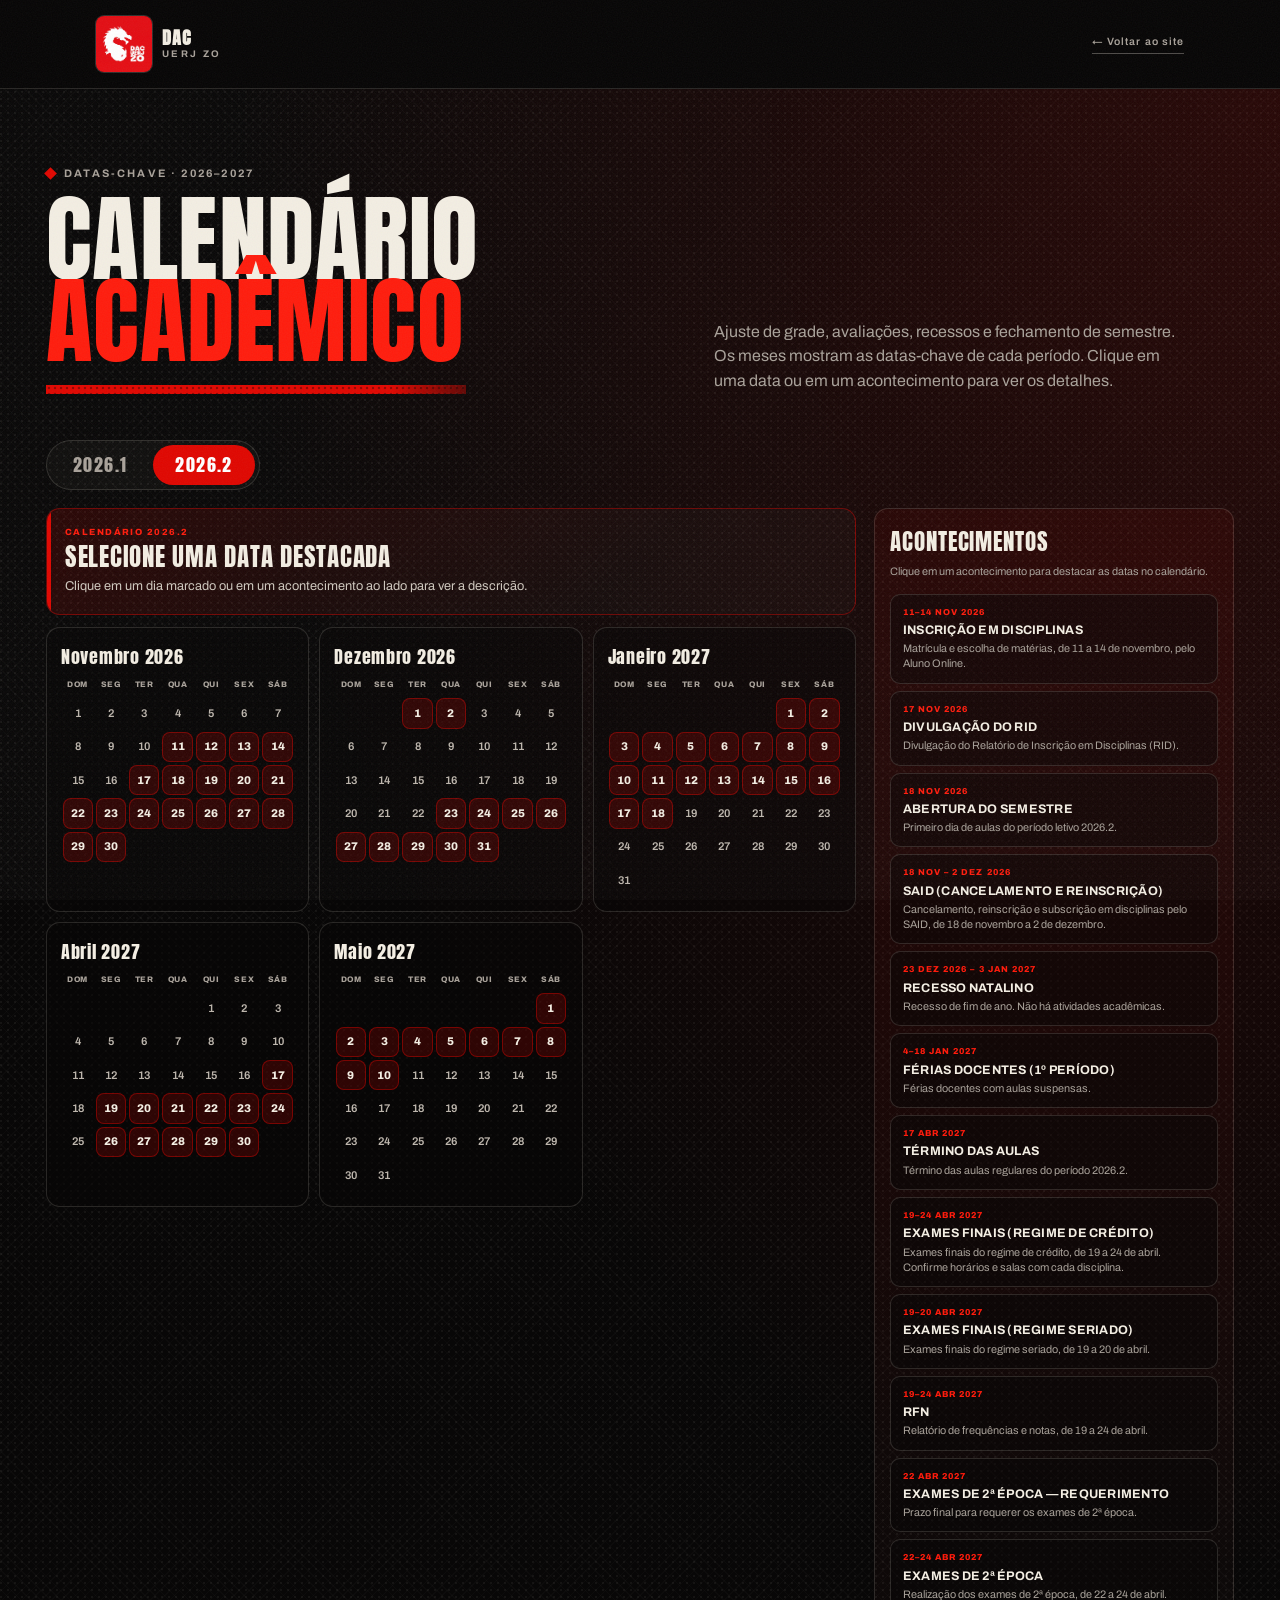
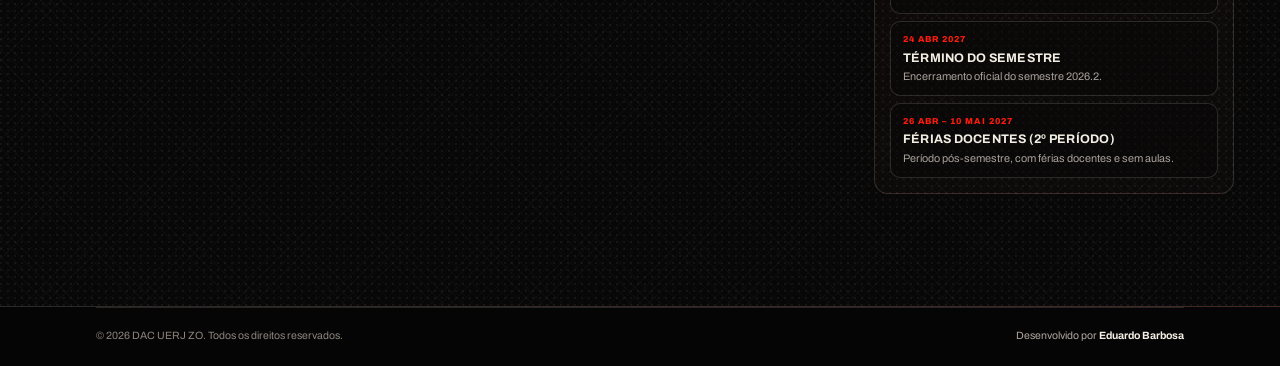
<file: calendario.html>
<!DOCTYPE html>
<html lang="pt-BR">
<head>
  <meta charset="UTF-8">
  <meta name="viewport" content="width=device-width, initial-scale=1">
  <meta name="theme-color" content="#0a0909">
  <meta name="description" content="Calendário acadêmico da UERJ Zona Oeste para Computação: datas-chave, avaliações, recessos e fechamento de semestre.">
  <title>Calendário acadêmico — DAC UERJ ZO</title>
  <link rel="icon" href="assets/dac-logo.png">
  <link rel="preconnect" href="https://fonts.googleapis.com">
  <link rel="preconnect" href="https://fonts.gstatic.com" crossorigin>
  <link href="https://fonts.googleapis.com/css2?family=Anton&family=Archivo:wght@400;500;600;700;800&display=swap" rel="stylesheet">
  <link rel="stylesheet" href="css/style.css">
  <script src="js/page-transition.js"></script>
</head>
<body class="subpage">
  <a class="skip-link" href="#conteudo">Pular para o conteúdo</a>

  <header class="subpage-head">
    <div class="container">
      <a class="brand" href="index.html" aria-label="DAC UERJ ZO — página inicial">
        <img class="brand-logo" src="assets/dac-logo.png" alt="Logo do DAC UERJ ZO" width="150" height="150">
        <span class="brand-text">
          <strong>DAC</strong>
          <span>UERJ ZO</span>
        </span>
      </a>
      <a class="hero-social" href="index.html">← Voltar ao site</a>
    </div>
  </header>

  <div class="nav-scrim" data-nav-scrim aria-hidden="true"></div>

  <nav class="hero-strips hero-strips--page" id="acessos-rapidos" data-quick-nav aria-label="Acessos rápidos">
    <a class="hero-strip" href="tccs.html">
      <span class="hero-strip-title">TCCs</span>
      <span class="hero-strip-desc">Confira os TCCs já concluídos</span>
      <span class="hero-strip-arrow" aria-hidden="true">↗</span>
    </a>
    <a class="hero-strip" href="calendario.html" aria-current="page">
      <span class="hero-strip-title">Calendário</span>
      <span class="hero-strip-desc">Fique de olho no calendário acadêmico</span>
      <span class="hero-strip-arrow" aria-hidden="true">↗</span>
    </a>
    <a class="hero-strip" href="ouvidoria.html">
      <span class="hero-strip-title">Ouvidoria</span>
      <span class="hero-strip-desc">Denúncias, queixas e elogios</span>
      <span class="hero-strip-arrow" aria-hidden="true">↗</span>
    </a>
    <a class="hero-strip" href="fluxogramas.html">
      <span class="hero-strip-title">Fluxograma</span>
      <span class="hero-strip-desc">Matriz curricular de CC e TADS</span>
      <span class="hero-strip-arrow" aria-hidden="true">↗</span>
    </a>
    <a class="hero-strip" href="professores.html">
      <span class="hero-strip-title">Professores</span>
      <span class="hero-strip-desc">Quem ensina em CC e TADS</span>
      <span class="hero-strip-arrow" aria-hidden="true">↗</span>
    </a>
  </nav>

  <div class="nav-dock">
    <a class="nav-home" href="index.html" aria-label="Voltar para a página inicial">
      <svg viewBox="0 0 24 24" fill="none" stroke="currentColor" stroke-width="2" stroke-linecap="round" stroke-linejoin="round" aria-hidden="true" focusable="false">
        <path d="M3 10.6 12 3.4l9 7.2"/>
        <path d="M5.6 9.4V20.6h12.8V9.4"/>
        <path d="M9.8 20.6v-6.2h4.4v6.2"/>
      </svg>
    </a>
    <button class="nav-fab" type="button" data-nav-fab aria-expanded="false" aria-controls="acessos-rapidos" aria-label="Abrir acessos rápidos">
      <span class="nav-fab-bars" aria-hidden="true"><span></span><span></span><span></span></span>
    </button>
  </div>

  <main class="subpage-main subpage-main--calendar" id="conteudo">
    <div class="container">
      <div class="calendar-hero">
        <div>
          <p class="kicker"><span class="kicker-mark" aria-hidden="true"></span>Datas-chave · 2026–2027</p>
          <h1>Calendário<br><span class="text-red">acadêmico</span></h1>
          <div class="rule" aria-hidden="true"></div>
        </div>
        <p class="section-lead">Ajuste de grade, avaliações, recessos e fechamento de semestre. Os meses mostram as datas-chave de cada período. Clique em uma data ou em um acontecimento para ver os detalhes.</p>
      </div>

      <div class="calendar-app reveal" data-calendar>
        <p class="calendar-loading">Carregando calendário…</p>
      </div>

      <noscript>
        <div class="calendar-noscript">
          <p><strong>2026.1</strong> — Abertura: 09/03/2026 · Reinício das aulas: 13/07/2026 · Reabertura do SAID: 17 a 24/07/2026 · Término das aulas: 28/10/2026 · Exames finais: 29 a 31/10/2026 · Término do semestre: 31/10/2026 · Férias docentes: 03 a 17/11/2026.</p>
          <p><strong>2026.2</strong> — Inscrição em disciplinas: 11 a 14/11/2026 · RID: 17/11/2026 · Abertura: 18/11/2026 · SAID: 18/11 a 02/12/2026 · Recesso natalino: 23/12/2026 a 03/01/2027 · Férias docentes: 04 a 18/01/2027 · Término das aulas: 17/04/2027 · Exames finais: 19 a 24/04/2027 · Término do semestre: 24/04/2027 · Férias docentes: 26/04 a 10/05/2027.</p>
        </div>
      </noscript>
    </div>
  </main>

  <dialog class="calendar-modal" data-calendar-export aria-labelledby="calendar-export-title">
    <div class="calendar-modal-inner">
      <header class="calendar-modal-head">
        <div class="calendar-modal-heading">
          <p class="kicker"><span class="kicker-mark" aria-hidden="true"></span>Prévia da imagem</p>
          <h2 class="calendar-modal-title" id="calendar-export-title">Exportar calendário</h2>
          <p class="calendar-modal-meta" data-calendar-export-meta>Escolha baixar ou compartilhar.</p>
        </div>
        <button class="flow-close" type="button" data-calendar-export-close aria-label="Fechar prévia">×</button>
      </header>
      <div class="calendar-modal-body">
        <div class="calendar-modal-preview">
          <img data-calendar-export-image alt="Prévia da imagem do calendário com a data destacada">
        </div>
        <div class="calendar-modal-actions">
          <a class="btn btn--red" data-calendar-export-download download>Baixar</a>
          <button class="btn btn--ghost" type="button" data-calendar-export-share>Compartilhar</button>
        </div>
      </div>
    </div>
  </dialog>

  <footer class="footer">
    <div class="container">
      <div class="footer-bottom">
        <p>© <span data-year>2026</span> DAC UERJ ZO. Todos os direitos reservados.</p>
        <p class="footer-credit">Desenvolvido por <strong>Eduardo Barbosa</strong></p>
      </div>
    </div>
  </footer>

  <script src="js/calendario-export-logo.js"></script>
  <script src="js/main.js"></script>
</body>
</html>
</file>
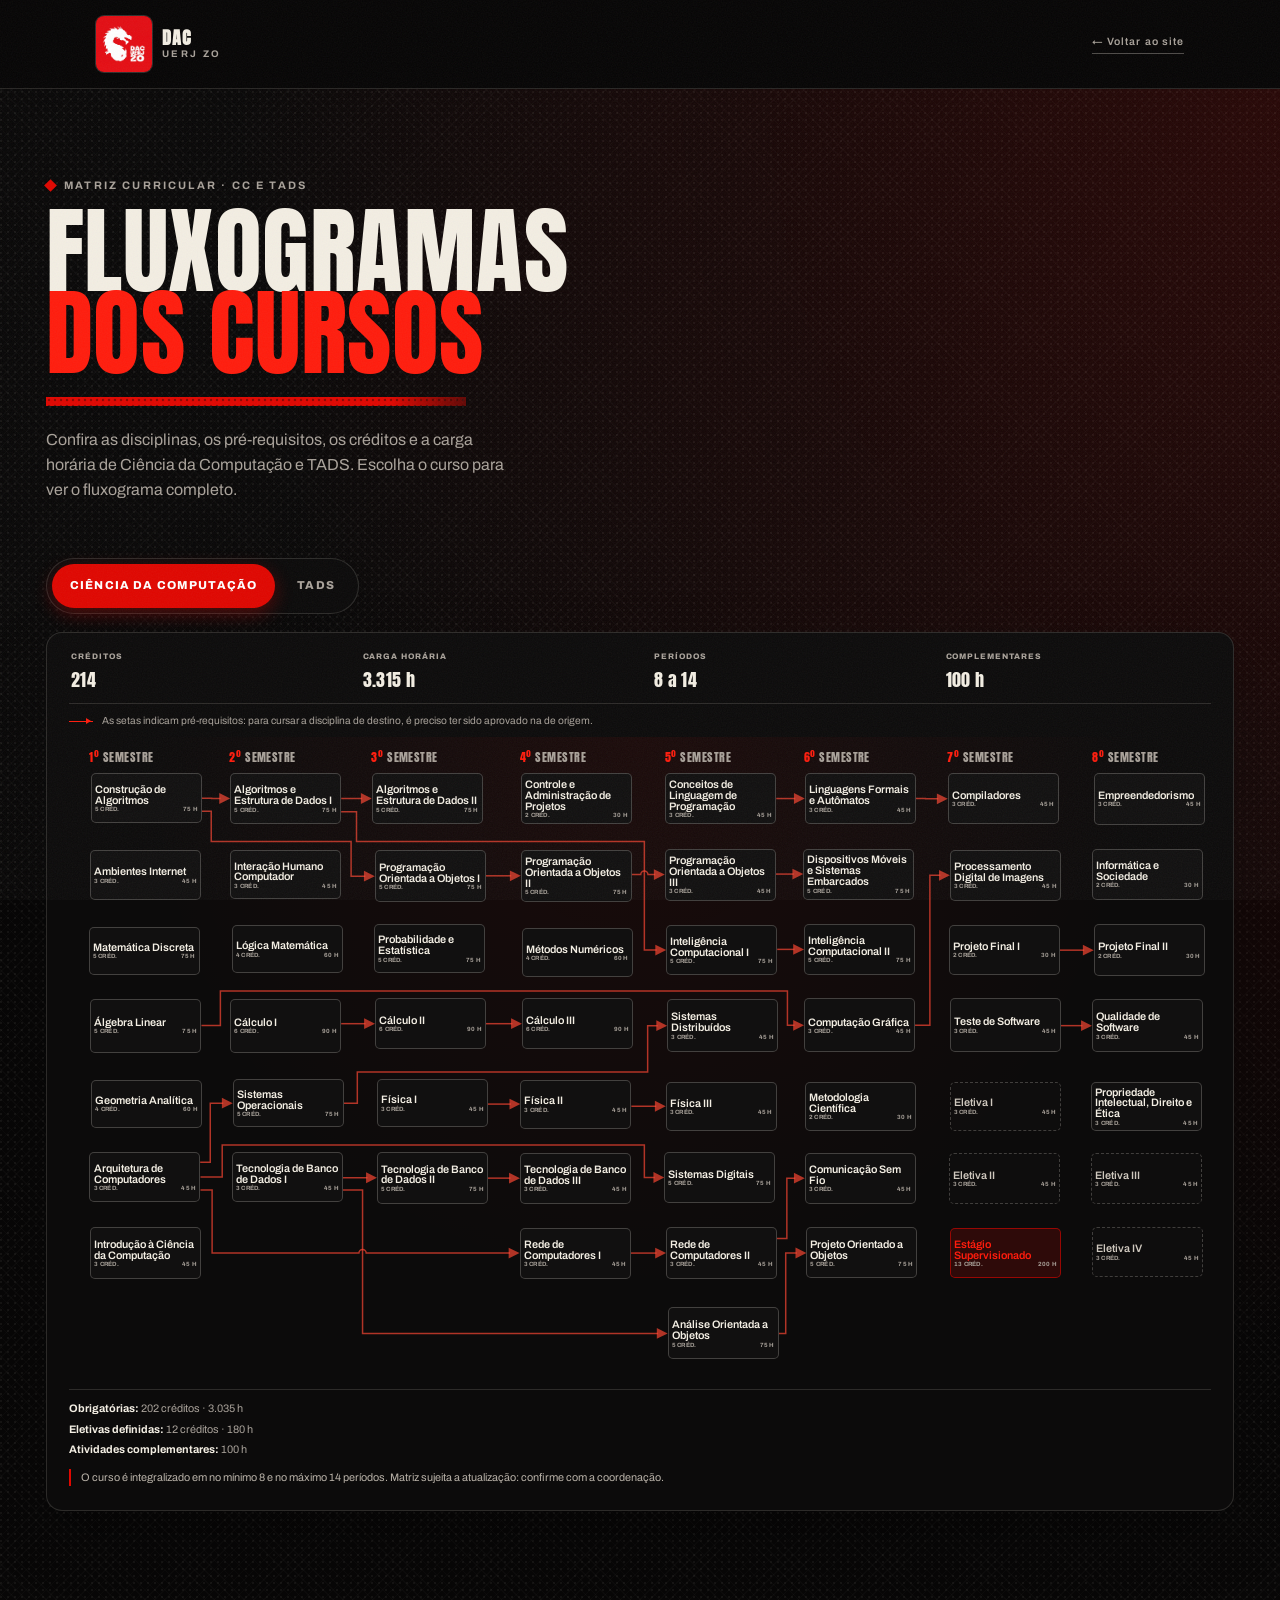
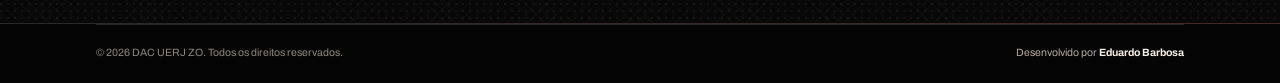
<file: fluxogramas.html>
<!DOCTYPE html>
<html lang="pt-BR">
<head>
  <meta charset="UTF-8">
  <meta name="viewport" content="width=device-width, initial-scale=1">
  <meta name="theme-color" content="#0a0909">
  <meta name="description" content="Fluxogramas curriculares de Ciência da Computação e TADS da UERJ Zona Oeste: disciplinas, pré-requisitos, créditos e carga horária.">
  <title>Fluxogramas — DAC UERJ ZO</title>
  <link rel="icon" href="assets/dac-logo.png">
  <link rel="preconnect" href="https://fonts.googleapis.com">
  <link rel="preconnect" href="https://fonts.gstatic.com" crossorigin>
  <link href="https://fonts.googleapis.com/css2?family=Anton&family=Archivo:wght@400;500;600;700;800&display=swap" rel="stylesheet">
  <link rel="stylesheet" href="css/style.css">
  <script src="js/page-transition.js"></script>
</head>
<body class="subpage">
  <a class="skip-link" href="#conteudo">Pular para o conteúdo</a>

  <header class="subpage-head">
    <div class="container">
      <a class="brand" href="index.html" aria-label="DAC UERJ ZO — página inicial">
        <img class="brand-logo" src="assets/dac-logo.png" alt="Logo do DAC UERJ ZO" width="150" height="150">
        <span class="brand-text">
          <strong>DAC</strong>
          <span>UERJ ZO</span>
        </span>
      </a>
      <a class="hero-social" href="index.html">← Voltar ao site</a>
    </div>
  </header>

  <div class="nav-scrim" data-nav-scrim aria-hidden="true"></div>

  <nav class="hero-strips hero-strips--page" id="acessos-rapidos" data-quick-nav aria-label="Acessos rápidos">
    <a class="hero-strip" href="tccs.html">
      <span class="hero-strip-title">TCCs</span>
      <span class="hero-strip-desc">Confira os TCCs já concluídos</span>
      <span class="hero-strip-arrow" aria-hidden="true">↗</span>
    </a>
    <a class="hero-strip" href="calendario.html">
      <span class="hero-strip-title">Calendário</span>
      <span class="hero-strip-desc">Fique de olho no calendário acadêmico</span>
      <span class="hero-strip-arrow" aria-hidden="true">↗</span>
    </a>
    <a class="hero-strip" href="ouvidoria.html">
      <span class="hero-strip-title">Ouvidoria</span>
      <span class="hero-strip-desc">Denúncias, queixas e elogios</span>
      <span class="hero-strip-arrow" aria-hidden="true">↗</span>
    </a>
    <a class="hero-strip" href="fluxogramas.html" aria-current="page">
      <span class="hero-strip-title">Fluxograma</span>
      <span class="hero-strip-desc">Matriz curricular de CC e TADS</span>
      <span class="hero-strip-arrow" aria-hidden="true">↗</span>
    </a>
    <a class="hero-strip" href="professores.html">
      <span class="hero-strip-title">Professores</span>
      <span class="hero-strip-desc">Quem ensina em CC e TADS</span>
      <span class="hero-strip-arrow" aria-hidden="true">↗</span>
    </a>
  </nav>

  <div class="nav-dock">
    <a class="nav-home" href="index.html" aria-label="Voltar para a página inicial">
      <svg viewBox="0 0 24 24" fill="none" stroke="currentColor" stroke-width="2" stroke-linecap="round" stroke-linejoin="round" aria-hidden="true" focusable="false">
        <path d="M3 10.6 12 3.4l9 7.2"/>
        <path d="M5.6 9.4V20.6h12.8V9.4"/>
        <path d="M9.8 20.6v-6.2h4.4v6.2"/>
      </svg>
    </a>
    <button class="nav-fab" type="button" data-nav-fab aria-expanded="false" aria-controls="acessos-rapidos" aria-label="Abrir acessos rápidos">
      <span class="nav-fab-bars" aria-hidden="true"><span></span><span></span><span></span></span>
    </button>
  </div>

  <main class="subpage-main subpage-main--fluxogramas" id="conteudo">
    <div class="container">
      <p class="kicker"><span class="kicker-mark" aria-hidden="true"></span>Matriz curricular · CC e TADS</p>
      <h1>Fluxogramas<br><span class="text-red">dos cursos</span></h1>
      <div class="rule" aria-hidden="true"></div>
      <p class="section-lead">Confira as disciplinas, os pré-requisitos, os créditos e a carga horária de Ciência da Computação e TADS. Escolha o curso para ver o fluxograma completo.</p>

      <section class="flow-app" data-tcc aria-labelledby="flow-lista-titulo">
        <h2 class="visually-hidden" id="flow-lista-titulo">Fluxogramas por curso</h2>

        <div class="tcc-toolbar">
          <div class="tcc-switch" role="tablist" aria-label="Curso">
            <span class="tcc-switch-thumb" aria-hidden="true"></span>
            <button type="button" class="tcc-switch-btn is-active" role="tab" id="flow-tab-cc" aria-selected="true" aria-controls="flow-panel-cc" data-tcc-tab="cc">
              Ciência da Computação
            </button>
            <button type="button" class="tcc-switch-btn" role="tab" id="flow-tab-tads" aria-selected="false" aria-controls="flow-panel-tads" tabindex="-1" data-tcc-tab="tads">
              TADS
            </button>
          </div>
        </div>

        <div class="tcc-panel flow-panel-page" id="flow-panel-cc" role="tabpanel" aria-labelledby="flow-tab-cc" data-tcc-panel="cc">
<dl class="flow-stats">
              <div><dt>Créditos</dt><dd>214</dd></div>
              <div><dt>Carga horária</dt><dd>3.315 h</dd></div>
              <div><dt>Períodos</dt><dd>8 a 14</dd></div>
              <div><dt>Complementares</dt><dd>100 h</dd></div>
            </dl>
            <p class="flow-map-legend"><span aria-hidden="true"></span>As setas indicam pré-requisitos: para cursar a disciplina de destino, é preciso ter sido aprovado na de origem.</p>
            <p class="flow-map-hint">Arraste para o lado para ver o fluxograma completo.</p>
            <div class="flow-map-scroll" tabindex="0" role="region" aria-label="Fluxograma de disciplinas"><div class="flow-map" style="--map-ratio:1.80488"><svg class="flow-map-links" viewBox="35 85 740 410" preserveAspectRatio="none" aria-hidden="true"><path d="M121.09 124.63L127.43 124.63L127.43 124.84L133.26 124.84" fill="none" stroke="currentColor" stroke-width="1.5" vector-effect="non-scaling-stroke"/><path d="M132.38 121.32L139.42 124.84L132.38 128.36L132.38 121.32Z" fill="currentColor" stroke="none"/><path d="M121.09 133.04L127.17 133.04L127.17 152.77L217.80 152.77L217.80 175.19L227.01 175.19" fill="none" stroke="currentColor" stroke-width="1.5" vector-effect="non-scaling-stroke"/><path d="M226.13 171.67L233.17 175.19L226.13 178.71L226.13 171.67Z" fill="currentColor" stroke="none"/><path d="M211.36 124.85L225.02 124.85" fill="none" stroke="currentColor" stroke-width="1.5" vector-effect="non-scaling-stroke"/><path d="M224.14 121.33L231.18 124.85L224.14 128.37L224.14 121.33Z" fill="currentColor" stroke="none"/><path d="M211.36 270.77L227.12 270.77" fill="none" stroke="currentColor" stroke-width="1.5" vector-effect="non-scaling-stroke"/><path d="M226.24 267.25L233.28 270.77L226.24 274.29L226.24 267.25Z" fill="currentColor" stroke="none"/><path d="M120.20 378.51L127.74 378.51L127.74 419.42L222.86 419.42C222.86 418.11 223.92 417.05 225.22 417.05C226.52 417.05 227.58 418.11 227.58 419.42L320.77 419.42" fill="none" stroke="currentColor" stroke-width="1.5" vector-effect="non-scaling-stroke"/><path d="M319.89 415.90L326.93 419.42L319.89 422.94L319.89 415.90Z" fill="currentColor" stroke="none"/><path d="M212.55 370.60L228.39 370.60" fill="none" stroke="currentColor" stroke-width="1.5" vector-effect="non-scaling-stroke"/><path d="M227.51 367.08L234.55 370.60L227.51 374.12L227.51 367.08Z" fill="currentColor" stroke="none"/><path d="M213.04 322.27L221.82 322.27L221.82 302.16L409.96 302.16L409.96 272.03L416.47 272.03" fill="none" stroke="currentColor" stroke-width="1.5" vector-effect="non-scaling-stroke"/><path d="M415.59 268.51L422.63 272.03L415.59 275.55L415.59 268.51Z" fill="currentColor" stroke="none"/><path d="M305.10 174.95L321.56 174.95" fill="none" stroke="currentColor" stroke-width="1.5" vector-effect="non-scaling-stroke"/><path d="M320.68 171.43L327.72 174.95L320.68 178.47L320.68 171.43Z" fill="currentColor" stroke="none"/><path d="M305.22 270.77L322.34 270.77" fill="none" stroke="currentColor" stroke-width="1.5" vector-effect="non-scaling-stroke"/><path d="M321.46 267.24L328.50 270.77L321.46 274.28L321.46 267.24Z" fill="currentColor" stroke="none"/><path d="M306.43 322.88L321.30 322.88" fill="none" stroke="currentColor" stroke-width="1.5" vector-effect="non-scaling-stroke"/><path d="M320.42 319.36L327.46 322.88L320.42 326.40L320.42 319.36Z" fill="currentColor" stroke="none"/><path d="M306.49 370.86L321.04 370.86" fill="none" stroke="currentColor" stroke-width="1.5" vector-effect="non-scaling-stroke"/><path d="M320.16 367.34L327.20 370.86L320.16 374.38L320.16 367.34Z" fill="currentColor" stroke="none"/><path d="M398.87 419.42L415.73 419.42" fill="none" stroke="currentColor" stroke-width="1.5" vector-effect="non-scaling-stroke"/><path d="M414.85 415.90L421.89 419.42L414.85 422.94L414.85 415.90Z" fill="currentColor" stroke="none"/><path d="M120.21 370.10L134.28 370.10L134.28 349.40L407.82 349.40L407.82 370.43L414.57 370.43" fill="none" stroke="currentColor" stroke-width="1.5" vector-effect="non-scaling-stroke"/><path d="M413.69 366.91L420.73 370.43L413.69 373.95L413.69 366.91Z" fill="currentColor" stroke="none"/><path d="M399.39 324.28L415.51 324.28" fill="none" stroke="currentColor" stroke-width="1.5" vector-effect="non-scaling-stroke"/><path d="M414.63 320.76L421.67 324.28L414.63 327.80L414.63 320.76Z" fill="currentColor" stroke="none"/><path d="M211.36 133.48L221.30 133.48L221.30 152.77L407.82 152.77L407.82 223.08L415.82 223.08" fill="none" stroke="currentColor" stroke-width="1.5" vector-effect="non-scaling-stroke"/><path d="M414.94 219.56L421.98 223.08L414.94 226.60L414.94 219.56Z" fill="currentColor" stroke="none"/><path d="M493.29 124.88L505.61 124.88" fill="none" stroke="currentColor" stroke-width="1.5" vector-effect="non-scaling-stroke"/><path d="M504.73 121.36L511.77 124.88L504.73 128.40L504.73 121.36Z" fill="currentColor" stroke="none"/><path d="M399.65 174.16L405.46 174.16C405.46 172.86 406.51 171.80 407.82 171.80C409.12 171.80 410.18 172.86 410.18 174.16L414.88 174.16" fill="none" stroke="currentColor" stroke-width="1.5" vector-effect="non-scaling-stroke"/><path d="M414.00 170.64L421.04 174.16L414.00 177.68L414.00 170.64Z" fill="currentColor" stroke="none"/><path d="M212.54 378.54L225.22 378.54L225.22 471.47L416.76 471.47" fill="none" stroke="currentColor" stroke-width="1.5" vector-effect="non-scaling-stroke"/><path d="M415.88 467.95L422.92 471.47L415.88 474.99L415.88 467.95Z" fill="currentColor" stroke="none"/><path d="M494.85 471.47L499.42 471.47L499.42 419.36L506.66 419.36" fill="none" stroke="currentColor" stroke-width="1.5" vector-effect="non-scaling-stroke"/><path d="M505.78 415.84L512.82 419.36L505.78 422.88L505.78 415.84Z" fill="currentColor" stroke="none"/><path d="M493.51 410.02L500.16 410.02L500.16 370.86L505.61 370.86" fill="none" stroke="currentColor" stroke-width="1.5" vector-effect="non-scaling-stroke"/><path d="M504.73 367.34L511.77 370.86L504.73 374.38L504.73 367.34Z" fill="currentColor" stroke="none"/><path d="M493.91 222.62L505.13 222.62" fill="none" stroke="currentColor" stroke-width="1.5" vector-effect="non-scaling-stroke"/><path d="M504.25 219.10L511.29 222.62L504.25 226.14L504.25 219.10Z" fill="currentColor" stroke="none"/><path d="M492.98 173.83L504.65 173.83" fill="none" stroke="currentColor" stroke-width="1.5" vector-effect="non-scaling-stroke"/><path d="M503.77 170.31L510.81 173.83L503.77 177.35L503.77 170.31Z" fill="currentColor" stroke="none"/><path d="M583.23 271.83L592.84 271.83L592.84 174.64L599.63 174.64" fill="none" stroke="currentColor" stroke-width="1.5" vector-effect="non-scaling-stroke"/><path d="M598.75 171.12L605.79 174.64L598.75 178.16L598.75 171.12Z" fill="currentColor" stroke="none"/><path d="M583.70 124.88L590.04 124.88L590.04 125.07L598.25 125.07" fill="none" stroke="currentColor" stroke-width="1.5" vector-effect="non-scaling-stroke"/><path d="M597.37 121.55L604.41 125.07L597.37 128.59L597.37 121.55Z" fill="currentColor" stroke="none"/><path d="M677.12 223.13L692.84 223.13" fill="none" stroke="currentColor" stroke-width="1.5" vector-effect="non-scaling-stroke"/><path d="M691.96 219.61L699.00 223.13L691.96 226.65L691.96 219.61Z" fill="currentColor" stroke="none"/><path d="M677.54 272.04L691.70 272.04" fill="none" stroke="currentColor" stroke-width="1.5" vector-effect="non-scaling-stroke"/><path d="M690.82 268.52L697.86 272.04L690.82 275.56L690.82 268.52Z" fill="currentColor" stroke="none"/><path d="M120.83 271.97L133.09 271.97L133.09 249.52L500.53 249.52L500.53 271.83L505.13 271.83" fill="none" stroke="currentColor" stroke-width="1.5" vector-effect="non-scaling-stroke"/><path d="M504.25 268.31L511.29 271.83L504.25 275.35L504.25 268.31Z" fill="currentColor" stroke="none"/><path d="M120.00 360.51L126.54 360.51L126.54 322.27L134.94 322.27" fill="none" stroke="currentColor" stroke-width="1.5" vector-effect="non-scaling-stroke"/><path d="M134.06 318.75L141.10 322.27L134.06 325.79L134.06 318.75Z" fill="currentColor" stroke="none"/></svg><div class="flow-map-head" style="left:1.7568%;top:1.7073%;width:9.7211%"><span>1º</span> Semestre</div><div class="flow-map-head" style="left:14.0541%;top:1.7073%;width:9.7211%"><span>2º</span> Semestre</div><div class="flow-map-head" style="left:26.4865%;top:1.7073%;width:9.7211%"><span>3º</span> Semestre</div><div class="flow-map-head" style="left:39.4595%;top:1.7073%;width:9.7211%"><span>4º</span> Semestre</div><div class="flow-map-head" style="left:52.1622%;top:1.7073%;width:9.7211%"><span>5º</span> Semestre</div><div class="flow-map-head" style="left:64.3243%;top:1.7073%;width:9.7211%"><span>6º</span> Semestre</div><div class="flow-map-head" style="left:76.8919%;top:1.7073%;width:9.7211%"><span>7º</span> Semestre</div><div class="flow-map-head" style="left:89.5946%;top:1.7073%;width:9.7211%"><span>8º</span> Semestre</div><article class="flow-map-node" style="left:1.9131%;top:5.6839%;width:9.7211%;height:7.9637%"><h4>Construção de Algoritmos</h4><p><span>5 créd.</span><span>75 h</span></p></article><article class="flow-map-node" style="left:1.8607%;top:17.9007%;width:9.7211%;height:7.8493%"><h4>Ambientes Internet</h4><p><span>3 créd.</span><span>45 h</span></p></article><article class="flow-map-node" style="left:1.7274%;top:29.9712%;width:9.7211%;height:7.5983%"><h4>Matemática Discreta</h4><p><span>5 créd.</span><span>75 h</span></p></article><article class="flow-map-node" style="left:1.8782%;top:41.3317%;width:9.7211%;height:8.5427%"><h4>Álgebra Linear</h4><p><span>5 créd.</span><span>75 h</span></p></article><article class="flow-map-node" style="left:1.9424%;top:54.1505%;width:9.7211%;height:7.5971%"><h4>Geometria Analítica</h4><p><span>4 créd.</span><span>60 h</span></p></article><article class="flow-map-node" style="left:1.7935%;top:65.5546%;width:9.7211%;height:7.9637%"><h4>Arquitetura de Computadores</h4><p><span>3 créd.</span><span>45 h</span></p></article><article class="flow-map-node" style="left:1.8597%;top:77.4149%;width:9.7211%;height:8.2985%"><h4>Introdução à Ciência da Computação</h4><p><span>3 créd.</span><span>45 h</span></p></article><article class="flow-map-node" style="left:14.1108%;top:5.6800%;width:9.7211%;height:8.0724%"><h4>Algoritmos e Estrutura de Dados I</h4><p><span>5 créd.</span><span>75 h</span></p></article><article class="flow-map-node" style="left:14.1243%;top:17.8661%;width:9.7211%;height:7.8010%"><h4>Interação Humano Computador</h4><p><span>3 créd.</span><span>45 h</span></p></article><article class="flow-map-node" style="left:14.1108%;top:41.3317%;width:9.7211%;height:8.5427%"><h4>Cálculo I</h4><p><span>6 créd.</span><span>90 h</span></p></article><article class="flow-map-node" style="left:14.2716%;top:29.7051%;width:9.7211%;height:7.6327%"><h4>Lógica Matemática</h4><p><span>4 créd.</span><span>60 h</span></p></article><article class="flow-map-node" style="left:14.3378%;top:54.1156%;width:9.7211%;height:7.5100%"><h4>Sistemas Operacionais</h4><p><span>5 créd.</span><span>75 h</span></p></article><article class="flow-map-node" style="left:14.2716%;top:65.5841%;width:9.7211%;height:7.9415%"><h4>Tecnologia de Banco de Dados I</h4><p><span>3 créd.</span><span>45 h</span></p></article><article class="flow-map-node" style="left:26.5108%;top:5.6824%;width:9.7211%;height:8.0724%"><h4>Algoritmos e Estrutura de Dados II</h4><p><span>5 créd.</span><span>75 h</span></p></article><article class="flow-map-node" style="left:26.7797%;top:17.8888%;width:9.7211%;height:8.2173%"><h4>Programação Orientada a Objetos I</h4><p><span>5 créd.</span><span>75 h</span></p></article><article class="flow-map-node" style="left:26.6905%;top:29.5951%;width:9.7211%;height:7.7183%"><h4>Probabilidade e Estatística</h4><p><span>5 créd.</span><span>75 h</span></p></article><article class="flow-map-node" style="left:26.7946%;top:41.3278%;width:9.7211%;height:7.9637%"><h4>Cálculo II</h4><p><span>6 créd.</span><span>90 h</span></p></article><article class="flow-map-node" style="left:26.9581%;top:54.0973%;width:9.7211%;height:7.5088%"><h4>Física I</h4><p><span>3 créd.</span><span>45 h</span></p></article><article class="flow-map-node" style="left:26.9662%;top:65.5834%;width:9.7211%;height:8.1471%"><h4>Tecnologia de Banco de Dados II</h4><p><span>5 créd.</span><span>75 h</span></p></article><article class="flow-map-node" style="left:39.5919%;top:5.6842%;width:9.7211%;height:8.0683%"><h4>Controle e Administração de Projetos</h4><p><span>2 créd.</span><span>30 h</span></p></article><article class="flow-map-node" style="left:39.5568%;top:17.7880%;width:9.7211%;height:8.2985%"><h4>Programação Orientada a Objetos II</h4><p><span>5 créd.</span><span>75 h</span></p></article><article class="flow-map-node" style="left:39.6270%;top:30.1863%;width:9.7211%;height:7.7319%"><h4>Métodos Numéricos</h4><p><span>4 créd.</span><span>60 h</span></p></article><article class="flow-map-node" style="left:39.6622%;top:41.3278%;width:9.7211%;height:7.9637%"><h4>Cálculo III</h4><p><span>6 créd.</span><span>90 h</span></p></article><article class="flow-map-node" style="left:39.5216%;top:54.1517%;width:9.7211%;height:7.7349%"><h4>Física II</h4><p><span>3 créd.</span><span>45 h</span></p></article><article class="flow-map-node" style="left:39.4865%;top:65.6793%;width:9.7211%;height:8.0878%"><h4>Tecnologia de Banco de Dados III</h4><p><span>3 créd.</span><span>45 h</span></p></article><article class="flow-map-node" style="left:39.4500%;top:77.5241%;width:9.7211%;height:8.0795%"><h4>Rede de Computadores I</h4><p><span>3 créd.</span><span>45 h</span></p></article><article class="flow-map-node" style="left:52.2095%;top:5.6866%;width:9.7211%;height:8.0878%"><h4>Conceitos de Linguagem de Programação</h4><p><span>3 créd.</span><span>45 h</span></p></article><article class="flow-map-node" style="left:52.1676%;top:17.6420%;width:9.7211%;height:8.2105%"><h4>Programação Orientada a Objetos III</h4><p><span>3 créd.</span><span>45 h</span></p></article><article class="flow-map-node" style="left:52.2946%;top:29.7532%;width:9.7211%;height:7.8505%"><h4>Inteligência Computacional I</h4><p><span>5 créd.</span><span>75 h</span></p></article><article class="flow-map-node" style="left:52.3824%;top:41.4068%;width:9.7211%;height:8.4212%"><h4>Sistemas Distribuídos</h4><p><span>3 créd.</span><span>45 h</span></p></article><article class="flow-map-node" style="left:52.2527%;top:54.4898%;width:9.7211%;height:7.7432%"><h4>Física III</h4><p><span>3 créd.</span><span>45 h</span></p></article><article class="flow-map-node" style="left:52.1257%;top:65.5841%;width:9.7211%;height:8.0683%"><h4>Sistemas Digitais</h4><p><span>5 créd.</span><span>75 h</span></p></article><article class="flow-map-node" style="left:52.2824%;top:77.5154%;width:9.7211%;height:8.1029%"><h4>Rede de Computadores II</h4><p><span>3 créd.</span><span>45 h</span></p></article><article class="flow-map-node" style="left:52.4216%;top:90.1566%;width:9.7211%;height:8.2105%"><h4>Análise Orientada a Objetos</h4><p><span>5 créd.</span><span>75 h</span></p></article><article class="flow-map-node" style="left:64.4284%;top:5.6812%;width:9.7211%;height:8.0932%"><h4>Linguagens Formais e Autômatos</h4><p><span>3 créd.</span><span>45 h</span></p></article><article class="flow-map-node" style="left:64.2986%;top:17.6393%;width:9.7211%;height:8.0546%"><h4>Dispositivos Móveis e Sistemas Embarcados</h4><p><span>5 créd.</span><span>75 h</span></p></article><article class="flow-map-node" style="left:64.3635%;top:29.5976%;width:9.7211%;height:7.9402%"><h4>Inteligência Computacional II</h4><p><span>5 créd.</span><span>75 h</span></p></article><article class="flow-map-node" style="left:64.3635%;top:41.3249%;width:9.7211%;height:8.4861%"><h4>Computação Gráfica</h4><p><span>3 créd.</span><span>45 h</span></p></article><article class="flow-map-node" style="left:64.4311%;top:54.4902%;width:9.7211%;height:7.7183%"><h4>Metodologia Científica</h4><p><span>2 créd.</span><span>30 h</span></p></article><article class="flow-map-node" style="left:64.4284%;top:65.6768%;width:9.7211%;height:8.0878%"><h4>Comunicação Sem Fio</h4><p><span>3 créd.</span><span>45 h</span></p></article><article class="flow-map-node" style="left:64.5703%;top:77.5222%;width:9.7211%;height:8.0546%"><h4>Projeto Orientado a Objetos</h4><p><span>5 créd.</span><span>75 h</span></p></article><article class="flow-map-node" style="left:76.9473%;top:5.7439%;width:9.7211%;height:8.0573%"><h4>Compiladores</h4><p><span>3 créd.</span><span>45 h</span></p></article><article class="flow-map-node" style="left:77.1338%;top:17.7883%;width:9.7211%;height:8.1471%"><h4>Processamento Digital de Imagens</h4><p><span>3 créd.</span><span>45 h</span></p></article><article class="flow-map-node" style="left:77.0514%;top:29.6512%;width:9.7211%;height:7.9402%"><h4>Projeto Final I</h4><p><span>2 créd.</span><span>30 h</span></p></article><article class="flow-map-node" style="left:77.1081%;top:41.3229%;width:9.7211%;height:8.4710%"><h4>Teste de Software</h4><p><span>3 créd.</span><span>45 h</span></p></article><article class="flow-map-node flow-map-node--elective" style="left:77.1095%;top:54.4902%;width:9.7211%;height:7.7183%"><h4>Eletiva I</h4><p><span>3 créd.</span><span>45 h</span></p></article><article class="flow-map-node flow-map-node--elective" style="left:77.0514%;top:65.7585%;width:9.7211%;height:8.0256%"><h4>Eletiva II</h4><p><span>3 créd.</span><span>45 h</span></p></article><article class="flow-map-node flow-map-node--stage" style="left:77.1338%;top:77.5595%;width:9.7211%;height:7.9637%"><h4>Estágio Supervisionado</h4><p><span>13 créd.</span><span>200 h</span></p></article><article class="flow-map-node" style="left:89.7459%;top:5.6780%;width:9.7211%;height:8.1622%"><h4>Empreendedorismo</h4><p><span>3 créd.</span><span>45 h</span></p></article><article class="flow-map-node" style="left:89.5757%;top:17.6351%;width:9.7211%;height:8.0588%"><h4>Informática e Sociedade</h4><p><span>2 créd.</span><span>30 h</span></p></article><article class="flow-map-node" style="left:89.7297%;top:29.5976%;width:9.7211%;height:8.1841%"><h4>Projeto Final II</h4><p><span>2 créd.</span><span>30 h</span></p></article><article class="flow-map-node" style="left:89.5757%;top:41.4078%;width:9.7211%;height:8.4227%"><h4>Qualidade de Software</h4><p><span>3 créd.</span><span>45 h</span></p></article><article class="flow-map-node" style="left:89.5324%;top:54.4902%;width:9.7211%;height:7.7183%"><h4>Propriedade Intelectual, Direito e Ética</h4><p><span>3 créd.</span><span>45 h</span></p></article><article class="flow-map-node flow-map-node--elective" style="left:89.5324%;top:65.7580%;width:9.7211%;height:8.0724%"><h4>Eletiva III</h4><p><span>3 créd.</span><span>45 h</span></p></article><article class="flow-map-node flow-map-node--elective" style="left:89.5757%;top:77.4261%;width:9.7211%;height:7.9898%"><h4>Eletiva IV</h4><p><span>3 créd.</span><span>45 h</span></p></article></div></div>
            <div class="flow-notes">
              <p><strong>Obrigatórias:</strong> 202 créditos · 3.035 h</p>
              <p><strong>Eletivas definidas:</strong> 12 créditos · 180 h</p>
              <p><strong>Atividades complementares:</strong> 100 h</p>
              <p class="flow-warn">O curso é integralizado em no mínimo 8 e no máximo 14 períodos. Matriz sujeita a atualização: confirme com a coordenação.</p>
            </div>
        </div>

        <div class="tcc-panel flow-panel-page" id="flow-panel-tads" role="tabpanel" aria-labelledby="flow-tab-tads" data-tcc-panel="tads" hidden>
<dl class="flow-stats">
              <div><dt>Créditos</dt><dd>144</dd></div>
              <div><dt>Carga horária</dt><dd>2.260 h</dd></div>
              <div><dt>Períodos</dt><dd>6 a 9</dd></div>
              <div><dt>Estágio</dt><dd>300 h</dd></div>
            </dl>
            <p class="flow-map-legend"><span aria-hidden="true"></span>As setas indicam pré-requisitos: para cursar a disciplina de destino, é preciso ter sido aprovado na de origem.</p>
            <p class="flow-map-hint">Arraste para o lado para ver o fluxograma completo.</p>
            <div class="flow-map-scroll" tabindex="0" role="region" aria-label="Fluxograma de disciplinas"><div class="flow-map" style="--map-ratio:1.70423"><svg class="flow-map-links" viewBox="115 90 605 355" preserveAspectRatio="none" aria-hidden="true"><path d="M206.40 125.50H227.80V126.50H206.40ZM226.80 123.00L232.80 126.00L226.80 129.00L226.80 123.00Z" fill="currentColor" stroke="none"/><path d="M306.05 125.35H327.45V126.35H306.05ZM326.45 122.85L332.45 125.85L326.45 128.85L326.45 122.85Z" fill="currentColor" stroke="none"/><path d="M506.05 125.35H527.45V126.35H506.05ZM526.45 122.85L532.45 125.85L526.45 128.85L526.45 122.85Z" fill="currentColor" stroke="none"/><path d="M208.45 181.75H229.85V182.75H208.45ZM228.85 179.25L234.85 182.25L228.85 185.25L228.85 179.25Z" fill="currentColor" stroke="none"/><path d="M309.65 352.55H331.05V353.55H309.65ZM330.05 350.05L336.05 353.05L330.05 356.05L330.05 350.05Z" fill="currentColor" stroke="none"/><path d="M410.45 358.15H431.85V359.15H410.45ZM430.85 355.65L436.85 358.65L430.85 361.65L430.85 355.65Z" fill="currentColor" stroke="none"/><path d="M410.45 413.75H431.85V414.75H410.45ZM430.85 411.25L436.85 414.25L430.85 417.25L430.85 411.25Z" fill="currentColor" stroke="none"/><path d="M279.20 152.70L317.40 152.70L317.40 179.60L316.90 179.10L327.40 179.10L327.40 180.10L316.40 180.10L316.40 153.20L316.90 153.70L279.20 153.70L279.20 152.70M326.40 176.60L332.40 179.60L326.40 182.60L326.40 176.60Z" fill="currentColor" stroke="none"/><path d="M207.15 135.20L219.90 135.20L219.90 153.20L232.65 153.20" fill="none" stroke="currentColor" stroke-width="1.5" vector-effect="non-scaling-stroke"/><path d="M229.60 153.20L281.20 153.20" fill="none" stroke="currentColor" stroke-width="1.5" vector-effect="non-scaling-stroke"/><path d="M208.55 190.30L218.23 190.30L218.23 240.00L217.73 239.50L231.15 239.50L231.15 240.50L217.23 240.50L217.23 190.80L217.73 191.30L208.55 191.30L208.55 190.30M230.15 237.00L236.15 240.00L230.15 243.00L230.15 237.00Z" fill="currentColor" stroke="none"/><path d="M212.80 354.40L225.55 354.40L225.55 384.40L238.30 384.40" fill="none" stroke="currentColor" stroke-width="1.5" vector-effect="non-scaling-stroke"/><path d="M238.40 384.40L295.20 384.40" fill="none" stroke="currentColor" stroke-width="1.5" vector-effect="non-scaling-stroke"/><path d="M295.00 383.75L326.65 383.75L326.65 410.65L326.15 410.15L333.95 410.15L333.95 411.15L325.65 411.15L325.65 384.25L326.15 384.75L295.00 384.75L295.00 383.75M332.95 407.65L338.95 410.65L332.95 413.65L332.95 407.65Z" fill="currentColor" stroke="none"/><path d="M210.00 246.80L220.52 246.80L220.52 269.20L231.05 269.20" fill="none" stroke="currentColor" stroke-width="1.5" vector-effect="non-scaling-stroke"/><path d="M231.00 269.20L322.35 269.20" fill="none" stroke="currentColor" stroke-width="1.5" vector-effect="non-scaling-stroke"/><path d="M322.70 270.15L326.02 270.15L326.02 242.75L325.52 243.25L427.95 243.25L427.95 242.25L325.02 242.25L325.02 269.65L325.52 269.15L322.70 269.15L322.70 270.15M426.95 245.75L432.95 242.75L426.95 239.75L426.95 245.75Z" fill="currentColor" stroke="none"/><path d="M325.60 269.10L326.41 269.10L326.41 299.60L325.91 299.10L331.00 299.10L331.00 300.10L325.41 300.10L325.41 269.60L325.91 270.10L325.60 270.10L325.60 269.10M330.00 296.60L336.00 299.60L330.00 302.60L330.00 296.60Z" fill="currentColor" stroke="none"/><path d="M405.60 176.90L419.30 176.90L419.30 127.20L418.80 127.70L427.00 127.70L427.00 126.70L418.30 126.70L418.30 176.40L418.80 175.90L405.60 175.90L405.60 176.90M426.00 130.20L432.00 127.20L426.00 124.20L426.00 130.20Z" fill="currentColor" stroke="none"/><path d="M405.60 184.40L509.20 184.40L509.20 153.20L612.80 153.20" fill="none" stroke="currentColor" stroke-width="1.5" vector-effect="non-scaling-stroke"/><path d="M608.65 153.70L616.08 153.70L616.08 127.60L615.58 128.10L623.85 128.10L623.85 127.10L615.08 127.10L615.08 153.20L615.58 152.70L608.65 152.70L608.65 153.70M622.85 130.60L628.85 127.60L622.85 124.60L622.85 130.60Z" fill="currentColor" stroke="none"/><path d="M506.00 236.50L519.70 236.50L519.70 184.40L519.20 184.90L527.40 184.90L527.40 183.90L518.70 183.90L518.70 236.00L519.20 235.50L506.00 235.50L506.00 236.50M526.40 187.40L532.40 184.40L526.40 181.40L526.40 187.40Z" fill="currentColor" stroke="none"/><path d="M511.20 418.10L519.90 418.10L519.90 246.80L519.40 247.30L527.40 247.30L527.40 246.30L518.90 246.30L518.90 417.60L519.40 417.10L511.20 417.10L511.20 418.10M526.40 249.80L532.40 246.80L526.40 243.80L526.40 249.80Z" fill="currentColor" stroke="none"/><path d="M520.25 299.10H529.75V300.10H520.25ZM528.75 296.60L534.75 299.60L528.75 302.60L528.75 296.60Z" fill="currentColor" stroke="none"/><path d="M408.40 347.70L417.90 347.70L417.90 294.40L417.40 294.90L429.80 294.90L429.80 293.90L416.90 293.90L416.90 347.20L417.40 346.70L408.40 346.70L408.40 347.70M428.80 297.40L434.80 294.40L428.80 291.40L428.80 297.40Z" fill="currentColor" stroke="none"/><path d="M408.00 195.10L425.30 195.10L425.30 349.60L424.80 349.10L431.80 349.10L431.80 350.10L424.30 350.10L424.30 195.60L424.80 196.10L408.00 196.10L408.00 195.10M430.80 346.60L436.80 349.60L430.80 352.60L430.80 346.60Z" fill="currentColor" stroke="none"/><path d="M207.60 236.00L216.00 236.00L216.00 321.00L620.00 321.00L620.00 294.40L627.00 294.40" fill="none" stroke="currentColor" stroke-width="1.5" vector-effect="non-scaling-stroke"/><path d="M626.00 290.90L632.00 294.40L626.00 297.90L626.00 290.90Z" fill="currentColor" stroke="none"/></svg><div class="flow-map-head" style="left:3.3058%;top:0.5634%;width:11.7017%"><span>1º</span> Semestre</div><div class="flow-map-head" style="left:19.6694%;top:0.5634%;width:11.7017%"><span>2º</span> Semestre</div><div class="flow-map-head" style="left:36.0331%;top:0.5634%;width:11.7017%"><span>3º</span> Semestre</div><div class="flow-map-head" style="left:52.3967%;top:0.5634%;width:11.7017%"><span>4º</span> Semestre</div><div class="flow-map-head" style="left:68.7603%;top:0.5634%;width:11.7017%"><span>5º</span> Semestre</div><div class="flow-map-head" style="left:85.2893%;top:0.5634%;width:11.7017%"><span>6º</span> Semestre</div><article class="flow-map-node" style="left:3.3107%;top:3.4596%;width:11.7017%;height:9.6892%"><h4>Construção de Algoritmos</h4><p><span>5 créd.</span><span>75 h</span></p></article><article class="flow-map-node" style="left:3.4277%;top:19.8677%;width:11.7017%;height:9.6892%"><h4>Matemática Básica</h4><p><span>4 créd.</span><span>60 h</span></p></article><article class="flow-map-node" style="left:3.6033%;top:36.3235%;width:11.7017%;height:9.6892%"><h4>Organização de Computadores</h4><p><span>3 créd.</span><span>45 h</span></p></article><article class="flow-map-node" style="left:3.8958%;top:52.2322%;width:11.7017%;height:9.6892%"><h4>Construção de Páginas Web</h4><p><span>3 créd.</span><span>45 h</span></p></article><article class="flow-map-node" style="left:4.0713%;top:67.8941%;width:11.7017%;height:9.6892%"><h4>Fundamentos de Sistema de Informação</h4><p><span>3 créd.</span><span>45 h</span></p></article><article class="flow-map-node" style="left:19.6938%;top:3.4596%;width:11.7017%;height:9.6892%"><h4>Estrutura de Dados I</h4><p><span>5 créd.</span><span>75 h</span></p></article><article class="flow-map-node" style="left:19.8094%;top:19.9659%;width:11.7017%;height:9.6892%"><h4>Matemática Discreta</h4><p><span>4 créd.</span><span>60 h</span></p></article><article class="flow-map-node" style="left:19.9861%;top:36.4246%;width:11.7017%;height:9.6892%"><h4>Estatística Aplicada</h4><p><span>3 créd.</span><span>45 h</span></p></article><article class="flow-map-node" style="left:20.2783%;top:52.3332%;width:11.7017%;height:9.6892%"><h4>Interface Homem Computador</h4><p><span>3 créd.</span><span>45 h</span></p></article><article class="flow-map-node" style="left:20.4534%;top:67.9935%;width:11.7017%;height:9.6892%"><h4>Modelagem de Dados</h4><p><span>5 créd.</span><span>75 h</span></p></article><article class="flow-map-node" style="left:20.6300%;top:85.1958%;width:11.7017%;height:9.6892%"><h4>Metodologia da Pesquisa</h4><p><span>2 créd.</span><span>30 h</span></p></article><article class="flow-map-node" style="left:36.0758%;top:3.5606%;width:11.7017%;height:9.6892%"><h4>Estrutura de Dados II</h4><p><span>5 créd.</span><span>75 h</span></p></article><article class="flow-map-node" style="left:36.1931%;top:20.0669%;width:11.7017%;height:9.6892%"><h4>Programação Orientada a Objetos I</h4><p><span>5 créd.</span><span>75 h</span></p></article><article class="flow-map-node" style="left:36.6604%;top:52.4314%;width:11.7017%;height:9.6892%"><h4>Sistemas Operacionais</h4><p><span>5 créd.</span><span>75 h</span></p></article><article class="flow-map-node" style="left:36.8370%;top:68.0931%;width:11.7017%;height:9.6892%"><h4>Banco de Dados I</h4><p><span>5 créd.</span><span>75 h</span></p></article><article class="flow-map-node" style="left:37.0121%;top:85.2951%;width:11.7017%;height:9.6892%"><h4>Engenharia de Software I</h4><p><span>5 créd.</span><span>75 h</span></p></article><article class="flow-map-node" style="left:52.4578%;top:3.6588%;width:11.7017%;height:9.6892%"><h4>Programação Orientada a Objetos II</h4><p><span>5 créd.</span><span>75 h</span></p></article><article class="flow-map-node" style="left:52.7501%;top:36.6210%;width:11.7017%;height:9.6892%"><h4>Redes de Computadores</h4><p><span>5 créd.</span><span>75 h</span></p></article><article class="flow-map-node" style="left:53.0424%;top:52.5324%;width:11.7017%;height:9.6892%"><h4>Banco de Dados II</h4><p><span>3 créd.</span><span>45 h</span></p></article><article class="flow-map-node" style="left:53.2191%;top:68.1924%;width:11.7017%;height:9.6892%"><h4>Programação para Web</h4><p><span>3 créd.</span><span>45 h</span></p></article><article class="flow-map-node" style="left:53.3941%;top:85.3945%;width:11.7017%;height:9.6892%"><h4>Engenharia de Software II</h4><p><span>5 créd.</span><span>75 h</span></p></article><article class="flow-map-node" style="left:68.8399%;top:3.7598%;width:11.7017%;height:9.6892%"><h4>Programação Orientada a Objetos III</h4><p><span>3 créd.</span><span>45 h</span></p></article><article class="flow-map-node" style="left:68.9571%;top:20.2662%;width:11.7017%;height:9.6892%"><h4>Comunicações Móveis</h4><p><span>3 créd.</span><span>45 h</span></p></article><article class="flow-map-node" style="left:69.1338%;top:36.7220%;width:11.7017%;height:9.6892%"><h4>Administração e Controle de Projetos</h4><p><span>3 créd.</span><span>45 h</span></p></article><article class="flow-map-node" style="left:69.4261%;top:52.6307%;width:11.7017%;height:9.6892%"><h4>Teste e Qualidade de Software</h4><p><span>5 créd.</span><span>75 h</span></p></article><article class="flow-map-node flow-map-node--elective" style="left:69.6011%;top:68.2918%;width:11.7017%;height:9.6892%"><h4>Eletiva I</h4><p><span>3 créd.</span><span>45 h</span></p></article><article class="flow-map-node" style="left:85.2236%;top:3.8580%;width:11.7017%;height:9.6892%"><h4>Programação para Dispositivos Móveis</h4><p><span>3 créd.</span><span>45 h</span></p></article><article class="flow-map-node" style="left:85.3408%;top:20.3644%;width:11.7017%;height:9.6892%"><h4>Ética, Legislação e Responsabilidade Social</h4><p><span>2 créd.</span><span>30 h</span></p></article><article class="flow-map-node" style="left:85.5158%;top:36.8202%;width:11.7017%;height:9.6892%"><h4>Gestão Empresarial</h4><p><span>3 créd.</span><span>45 h</span></p></article><article class="flow-map-node" style="left:85.8081%;top:52.7317%;width:11.7017%;height:9.6892%"><h4>Segurança da Informação</h4><p><span>3 créd.</span><span>45 h</span></p></article><article class="flow-map-node" style="left:85.9831%;top:68.3914%;width:11.7017%;height:9.6892%"><h4>Gestão da Tecnologia da Informação</h4><p><span>3 créd.</span><span>45 h</span></p></article><article class="flow-map-node flow-map-node--elective" style="left:86.1598%;top:85.5934%;width:11.7017%;height:9.6892%"><h4>Eletiva II</h4><p><span>3 créd.</span><span>45 h</span></p></article></div></div>
            <div class="flow-extras">
              <h3 class="flow-extras-title">Componentes de conclusão</h3>
              <div class="flow-extras-grid">
                <article class="flow-course flow-course--stage">
                  <h4>Estágio Supervisionado</h4>
                  <p class="flow-course-meta"><span>20 créd.</span><span>300 h</span></p>
                </article>
                <article class="flow-course">
                  <h4>Trabalho de Conclusão de Curso I</h4>
                  <p class="flow-course-meta"><span>2 créd.</span><span>30 h</span></p>
                </article>
                <article class="flow-course">
                  <h4>Trabalho de Conclusão de Curso II</h4>
                  <p class="flow-course-meta"><span>2 créd.</span><span>30 h</span></p>
                </article>
              </div>
            </div>
            <div class="flow-notes">
              <p><strong>Obrigatórias:</strong> 138 créditos · 2.070 h</p>
              <p><strong>Eletivas definidas:</strong> 6 créditos · 90 h</p>
              <p><strong>Complementares:</strong> 100 h · <strong>Estágio:</strong> 300 h</p>
              <p><strong>Reconhecimento:</strong> Parecer CEE nº 071, de 25/10/2016.</p>
              <p class="flow-warn">O curso é integralizado em no mínimo 6 e no máximo 9 períodos. Matriz sujeita a atualização: confirme com a coordenação.</p>
            </div>
        </div>
      </section>
    </div>
  </main>

  <footer class="footer">
    <div class="container">
      <div class="footer-bottom">
        <p>© <span data-year>2026</span> DAC UERJ ZO. Todos os direitos reservados.</p>
        <p class="footer-credit">Desenvolvido por <strong>Eduardo Barbosa</strong></p>
      </div>
    </div>
  </footer>

  <script src="js/main.js"></script>
</body>
</html>
</file>
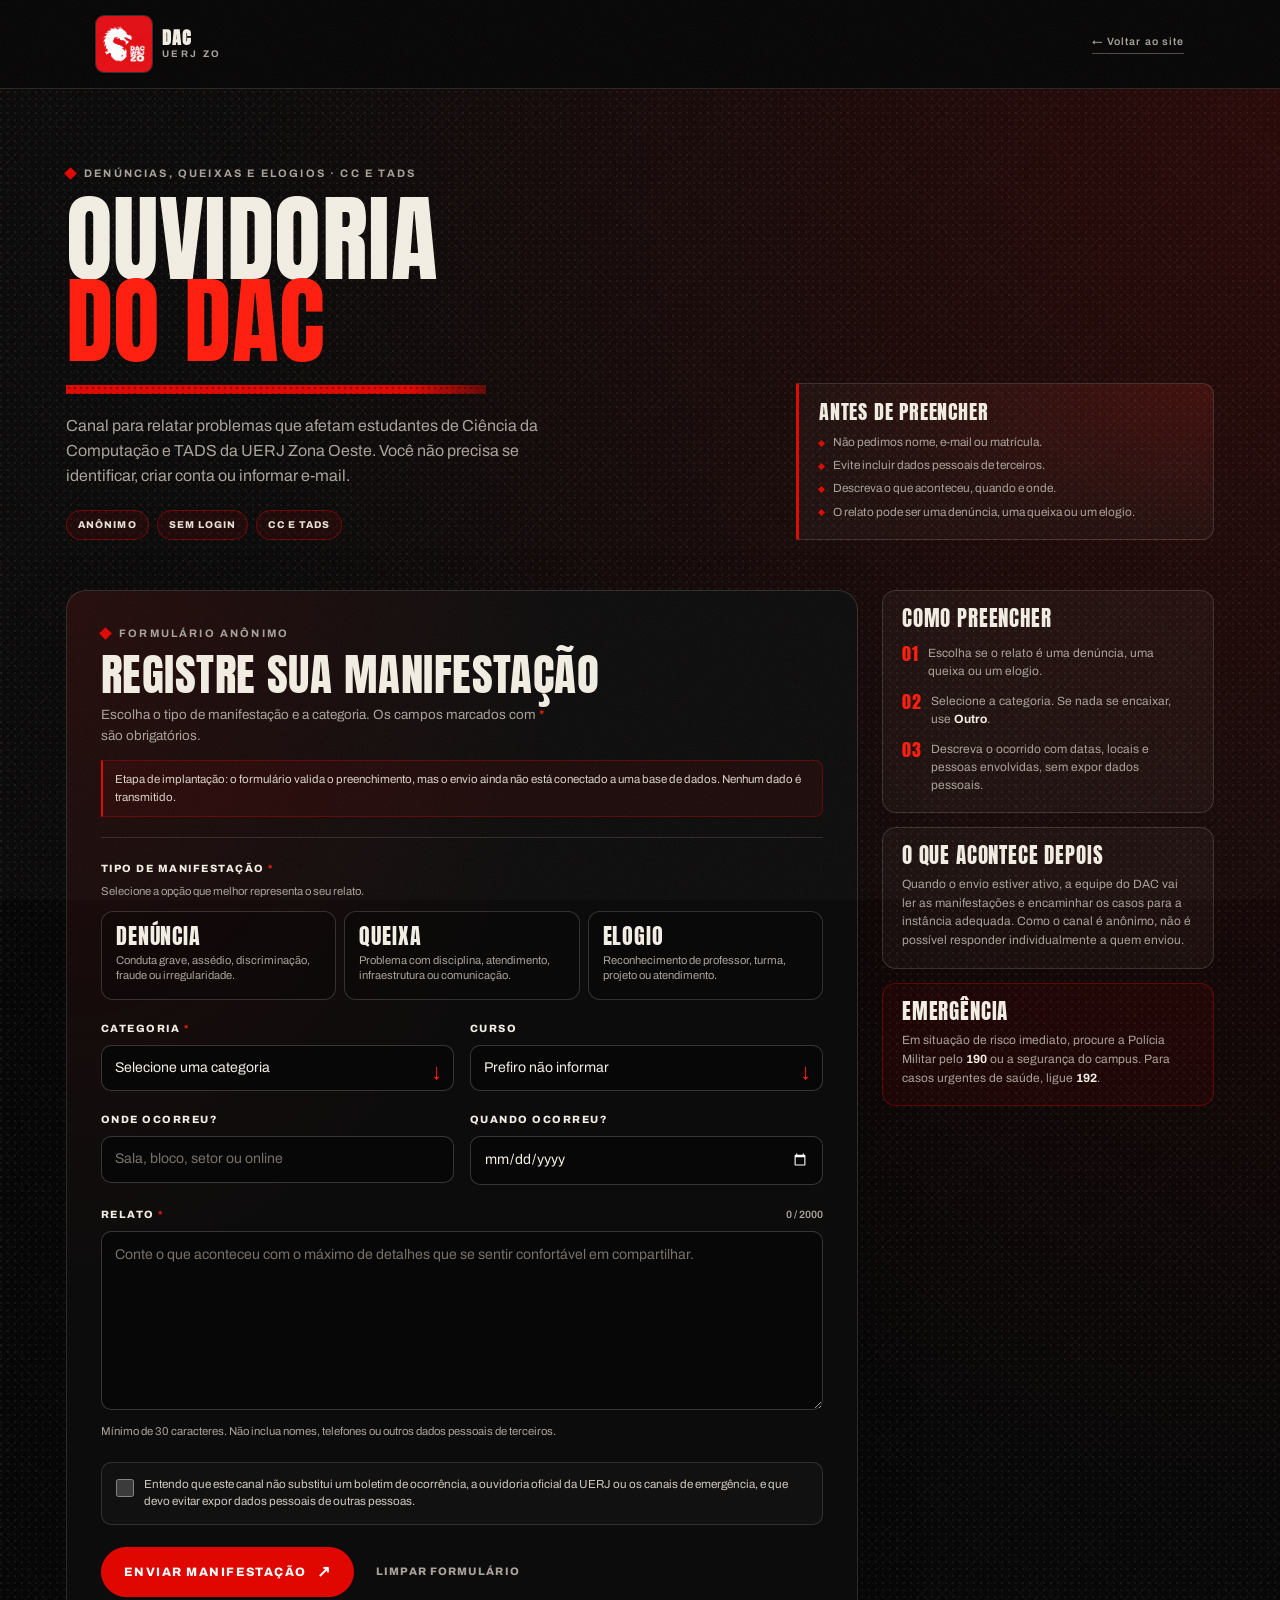
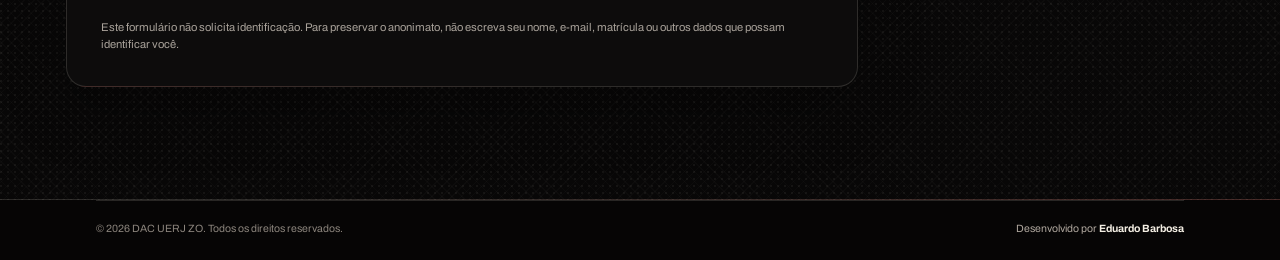
<file: ouvidoria.html>
<!DOCTYPE html>
<html lang="pt-BR">
<head>
  <meta charset="UTF-8">
  <meta name="viewport" content="width=device-width, initial-scale=1">
  <meta name="theme-color" content="#0a0909">
  <meta name="description" content="Ouvidoria do DAC UERJ ZO: formulário anônimo para denúncias, queixas e elogios de estudantes de CC e TADS da UERJ Zona Oeste.">
  <title>Ouvidoria — DAC UERJ ZO</title>
  <link rel="icon" href="assets/dac-logo.png">
  <link rel="preconnect" href="https://fonts.googleapis.com">
  <link rel="preconnect" href="https://fonts.gstatic.com" crossorigin>
  <link href="https://fonts.googleapis.com/css2?family=Anton&family=Archivo:wght@400;500;600;700;800&display=swap" rel="stylesheet">
  <link rel="stylesheet" href="css/style.css">
  <script src="js/page-transition.js"></script>
</head>
<body class="subpage">
  <a class="skip-link" href="#conteudo">Pular para o conteúdo</a>

  <header class="subpage-head">
    <div class="container">
      <a class="brand" href="index.html" aria-label="DAC UERJ ZO — página inicial">
        <img class="brand-logo" src="assets/dac-logo.png" alt="Logo do DAC UERJ ZO" width="150" height="150">
        <span class="brand-text">
          <strong>DAC</strong>
          <span>UERJ ZO</span>
        </span>
      </a>
      <a class="hero-social" href="index.html">← Voltar ao site</a>
    </div>
  </header>

  <div class="nav-scrim" data-nav-scrim aria-hidden="true"></div>

  <nav class="hero-strips hero-strips--page" id="acessos-rapidos" data-quick-nav aria-label="Acessos rápidos">
    <a class="hero-strip" href="tccs.html">
      <span class="hero-strip-title">TCCs</span>
      <span class="hero-strip-desc">Confira os TCCs já concluídos</span>
      <span class="hero-strip-arrow" aria-hidden="true">↗</span>
    </a>
    <a class="hero-strip" href="calendario.html">
      <span class="hero-strip-title">Calendário</span>
      <span class="hero-strip-desc">Fique de olho no calendário acadêmico</span>
      <span class="hero-strip-arrow" aria-hidden="true">↗</span>
    </a>
    <a class="hero-strip" href="ouvidoria.html" aria-current="page">
      <span class="hero-strip-title">Ouvidoria</span>
      <span class="hero-strip-desc">Denúncias, queixas e elogios</span>
      <span class="hero-strip-arrow" aria-hidden="true">↗</span>
    </a>
    <a class="hero-strip" href="fluxogramas.html">
      <span class="hero-strip-title">Fluxograma</span>
      <span class="hero-strip-desc">Matriz curricular de CC e TADS</span>
      <span class="hero-strip-arrow" aria-hidden="true">↗</span>
    </a>
    <a class="hero-strip" href="professores.html">
      <span class="hero-strip-title">Professores</span>
      <span class="hero-strip-desc">Quem ensina em CC e TADS</span>
      <span class="hero-strip-arrow" aria-hidden="true">↗</span>
    </a>
  </nav>

  <div class="nav-dock">
    <a class="nav-home" href="index.html" aria-label="Voltar para a página inicial">
      <svg viewBox="0 0 24 24" fill="none" stroke="currentColor" stroke-width="2" stroke-linecap="round" stroke-linejoin="round" aria-hidden="true" focusable="false">
        <path d="M3 10.6 12 3.4l9 7.2"/>
        <path d="M5.6 9.4V20.6h12.8V9.4"/>
        <path d="M9.8 20.6v-6.2h4.4v6.2"/>
      </svg>
    </a>
    <button class="nav-fab" type="button" data-nav-fab aria-expanded="false" aria-controls="acessos-rapidos" aria-label="Abrir acessos rápidos">
      <span class="nav-fab-bars" aria-hidden="true"><span></span><span></span><span></span></span>
    </button>
  </div>

  <main class="subpage-main subpage-main--ouvidoria" id="conteudo">
    <div class="container">
      <div class="ouvidoria-hero">
        <div class="ouvidoria-intro">
          <p class="kicker"><span class="kicker-mark" aria-hidden="true"></span>Denúncias, queixas e elogios · CC e TADS</p>
          <h1>Ouvidoria<br><span class="text-red">do DAC</span></h1>
          <div class="rule" aria-hidden="true"></div>
          <p class="section-lead">Canal para relatar problemas que afetam estudantes de Ciência da Computação e TADS da UERJ Zona Oeste. Você não precisa se identificar, criar conta ou informar e-mail.</p>
          <ul class="ouvidoria-tags" aria-label="Características do canal">
            <li>Anônimo</li>
            <li>Sem login</li>
            <li>CC e TADS</li>
          </ul>
        </div>

        <aside class="ouvidoria-hero-note">
          <p class="ouvidoria-note-title">Antes de preencher</p>
          <ul>
            <li>Não pedimos nome, e-mail ou matrícula.</li>
            <li>Evite incluir dados pessoais de terceiros.</li>
            <li>Descreva o que aconteceu, quando e onde.</li>
            <li>O relato pode ser uma denúncia, uma queixa ou um elogio.</li>
          </ul>
        </aside>
      </div>

      <div class="ouvidoria-layout">
        <section class="ouvidoria-card" aria-labelledby="ouvidoria-form-titulo">
          <div class="ouvidoria-card-head">
            <p class="kicker"><span class="kicker-mark" aria-hidden="true"></span>Formulário anônimo</p>
            <h2 class="ouvidoria-card-title" id="ouvidoria-form-titulo">Registre sua manifestação</h2>
            <p class="ouvidoria-card-copy">Escolha o tipo de manifestação e a categoria. Os campos marcados com <span class="ouvidoria-required">*</span> são obrigatórios.</p>
            <p class="ouvidoria-dev-note">Etapa de implantação: o formulário valida o preenchimento, mas o envio ainda não está conectado a uma base de dados. Nenhum dado é transmitido.</p>
          </div>

          <form class="ouvidoria-form" method="post" data-ouvidoria-form>
            <fieldset class="ouvidoria-fieldset">
              <legend class="ouvidoria-legend">Tipo de manifestação <span class="ouvidoria-required">*</span></legend>
              <p class="ouvidoria-hint">Selecione a opção que melhor representa o seu relato.</p>

              <div class="ouvidoria-types">
                <label class="ouvidoria-type">
                  <input type="radio" name="tipo" value="Denúncia" required>
                  <span class="ouvidoria-type-body">
                    <strong>Denúncia</strong>
                    <small>Conduta grave, assédio, discriminação, fraude ou irregularidade.</small>
                  </span>
                </label>
                <label class="ouvidoria-type">
                  <input type="radio" name="tipo" value="Queixa" required>
                  <span class="ouvidoria-type-body">
                    <strong>Queixa</strong>
                    <small>Problema com disciplina, atendimento, infraestrutura ou comunicação.</small>
                  </span>
                </label>
                <label class="ouvidoria-type">
                  <input type="radio" name="tipo" value="Elogio" required>
                  <span class="ouvidoria-type-body">
                    <strong>Elogio</strong>
                    <small>Reconhecimento de professor, turma, projeto ou atendimento.</small>
                  </span>
                </label>
              </div>
            </fieldset>

            <div class="ouvidoria-row">
              <div class="ouvidoria-field">
                <label class="ouvidoria-label" for="ouvidoria-categoria">Categoria <span class="ouvidoria-required">*</span></label>
                <div class="ouvidoria-select-wrap">
                  <select class="ouvidoria-select" id="ouvidoria-categoria" name="categoria" required>
                    <option value="" selected disabled>Selecione uma categoria</option>
                    <option value="ensino">Ensino e disciplinas</option>
                    <option value="professores">Professores e conduta</option>
                    <option value="infraestrutura">Infraestrutura e campus</option>
                    <option value="secretaria">Matrícula e secretaria</option>
                    <option value="seguranca">Segurança</option>
                    <option value="assedio">Assédio ou discriminação</option>
                    <option value="eventos">Eventos, comunicação e merch</option>
                    <option value="outro">Outro</option>
                  </select>
                </div>
              </div>

              <div class="ouvidoria-field">
                <label class="ouvidoria-label" for="ouvidoria-curso">Curso</label>
                <div class="ouvidoria-select-wrap">
                  <select class="ouvidoria-select" id="ouvidoria-curso" name="curso">
                    <option value="">Prefiro não informar</option>
                    <option value="cc">Ciência da Computação</option>
                    <option value="tads">TADS</option>
                    <option value="outro">Outro vínculo</option>
                  </select>
                </div>
              </div>
            </div>

            <div class="ouvidoria-field" id="ouvidoria-outro-wrap" hidden>
              <label class="ouvidoria-label" for="ouvidoria-outro">Qual categoria? <span class="ouvidoria-required">*</span></label>
              <input class="ouvidoria-input" type="text" id="ouvidoria-outro" name="outro_categoria" maxlength="80" placeholder="Descreva a categoria do seu relato">
            </div>

            <div class="ouvidoria-row">
              <div class="ouvidoria-field">
                <label class="ouvidoria-label" for="ouvidoria-local">Onde ocorreu?</label>
                <input class="ouvidoria-input" type="text" id="ouvidoria-local" name="local" maxlength="120" placeholder="Sala, bloco, setor ou online">
              </div>

              <div class="ouvidoria-field">
                <label class="ouvidoria-label" for="ouvidoria-data">Quando ocorreu?</label>
                <input class="ouvidoria-input" type="date" id="ouvidoria-data" name="data">
              </div>
            </div>

            <div class="ouvidoria-field">
              <div class="ouvidoria-label-row">
                <label class="ouvidoria-label" for="ouvidoria-relato">Relato <span class="ouvidoria-required">*</span></label>
                <span class="ouvidoria-counter" data-ouvidoria-counter>0 / 2000</span>
              </div>
              <textarea class="ouvidoria-textarea" id="ouvidoria-relato" name="relato" rows="7" minlength="30" maxlength="2000" required placeholder="Conte o que aconteceu com o máximo de detalhes que se sentir confortável em compartilhar." data-ouvidoria-relato></textarea>
              <p class="ouvidoria-hint">Mínimo de 30 caracteres. Não inclua nomes, telefones ou outros dados pessoais de terceiros.</p>
            </div>

            <div class="ouvidoria-check">
              <input type="checkbox" id="ouvidoria-ciencia" name="ciencia" required>
              <label for="ouvidoria-ciencia">Entendo que este canal não substitui um boletim de ocorrência, a ouvidoria oficial da UERJ ou os canais de emergência, e que devo evitar expor dados pessoais de outras pessoas.</label>
            </div>

            <div class="ouvidoria-actions">
              <button class="btn btn--red" type="submit">Enviar manifestação <span aria-hidden="true">↗</span></button>
              <button class="ouvidoria-reset" type="reset">Limpar formulário</button>
            </div>

            <p class="ouvidoria-privacy">Este formulário não solicita identificação. Para preservar o anonimato, não escreva seu nome, e-mail, matrícula ou outros dados que possam identificar você.</p>

            <div class="ouvidoria-status" role="status" aria-live="polite" tabindex="-1" data-ouvidoria-status hidden></div>
          </form>
        </section>

        <aside class="ouvidoria-side" aria-label="Orientações sobre a ouvidoria">
          <article class="ouvidoria-side-card">
            <p class="ouvidoria-side-title">Como preencher</p>
            <ol class="ouvidoria-steps">
              <li>
                <span aria-hidden="true">01</span>
                <p>Escolha se o relato é uma denúncia, uma queixa ou um elogio.</p>
              </li>
              <li>
                <span aria-hidden="true">02</span>
                <p>Selecione a categoria. Se nada se encaixar, use <strong>Outro</strong>.</p>
              </li>
              <li>
                <span aria-hidden="true">03</span>
                <p>Descreva o ocorrido com datas, locais e pessoas envolvidas, sem expor dados pessoais.</p>
              </li>
            </ol>
          </article>

          <article class="ouvidoria-side-card">
            <p class="ouvidoria-side-title">O que acontece depois</p>
            <p class="ouvidoria-side-copy">Quando o envio estiver ativo, a equipe do DAC vai ler as manifestações e encaminhar os casos para a instância adequada. Como o canal é anônimo, não é possível responder individualmente a quem enviou.</p>
          </article>

          <article class="ouvidoria-side-card ouvidoria-side-card--warn">
            <p class="ouvidoria-side-title">Emergência</p>
            <p class="ouvidoria-side-copy">Em situação de risco imediato, procure a Polícia Militar pelo <strong>190</strong> ou a segurança do campus. Para casos urgentes de saúde, ligue <strong>192</strong>.</p>
          </article>
        </aside>
      </div>
    </div>
  </main>

  <footer class="footer">
    <div class="container">
      <div class="footer-bottom">
        <p>© <span data-year>2026</span> DAC UERJ ZO. Todos os direitos reservados.</p>
        <p class="footer-credit">Desenvolvido por <strong>Eduardo Barbosa</strong></p>
      </div>
    </div>
  </footer>
  <script src="js/main.js"></script>
</body>
</html>
</file>
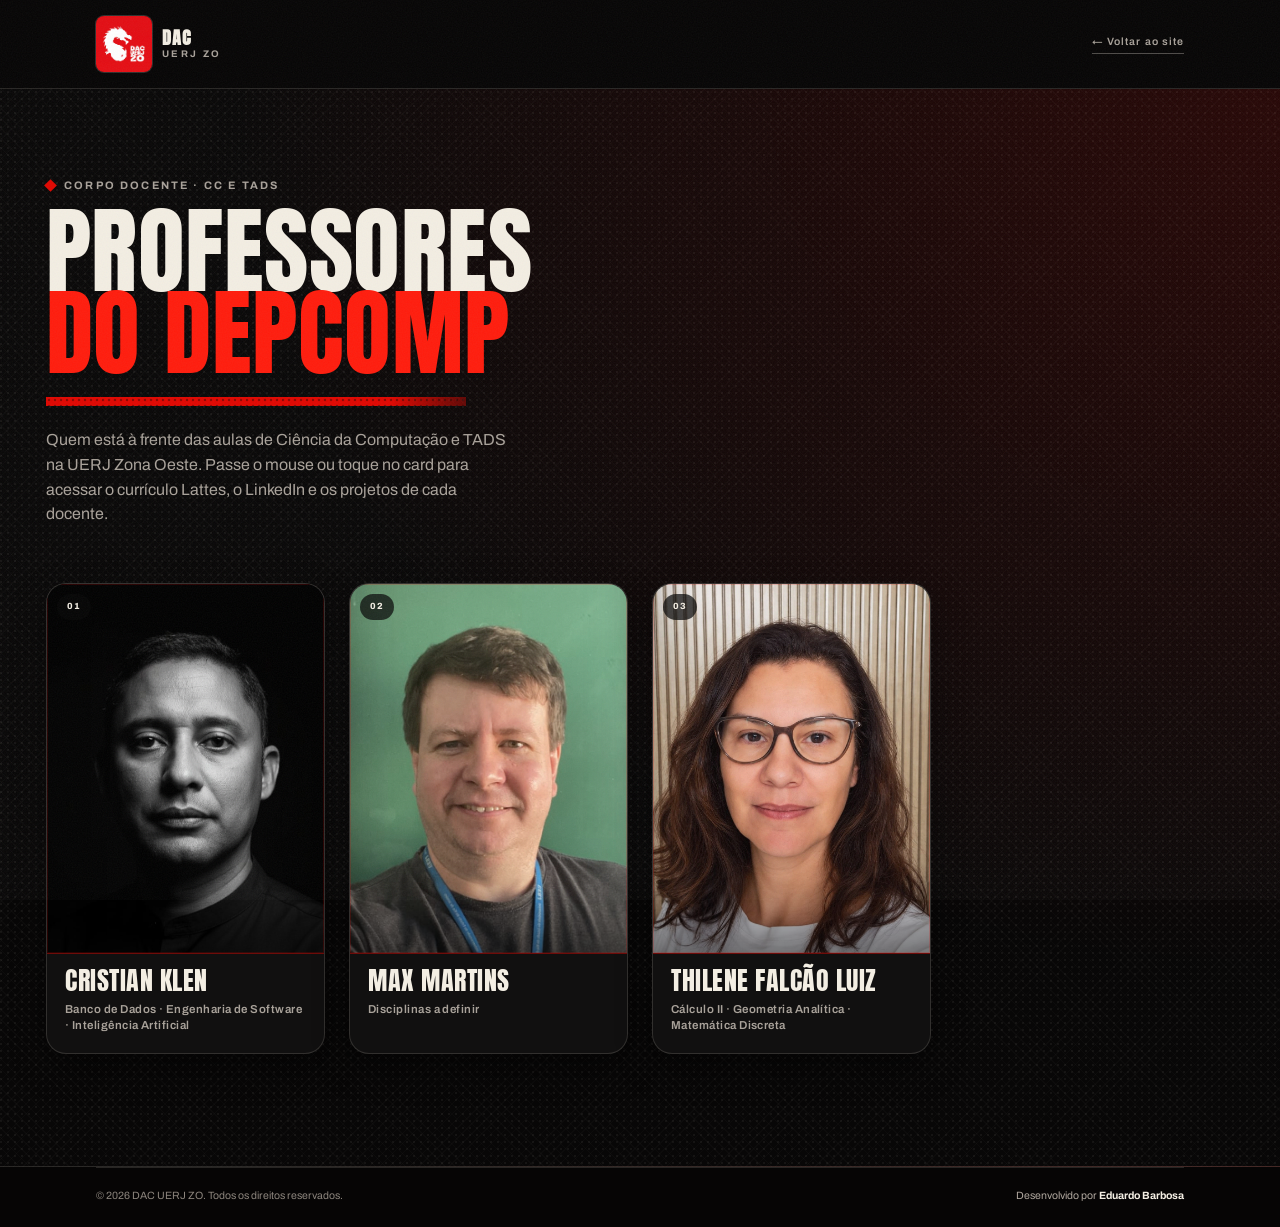
<file: professores.html>
<!DOCTYPE html>
<html lang="pt-BR">
<head>
  <meta charset="UTF-8">
  <meta name="viewport" content="width=device-width, initial-scale=1">
  <meta name="theme-color" content="#0a0909">
  <meta name="description" content="Corpo docente de Ciência da Computação e TADS da UERJ Zona Oeste: disciplinas, currículo Lattes, LinkedIn e projetos dos professores.">
  <title>Professores — DAC UERJ ZO</title>
  <link rel="icon" href="assets/dac-logo.png">
  <link rel="preconnect" href="https://fonts.googleapis.com">
  <link rel="preconnect" href="https://fonts.gstatic.com" crossorigin>
  <link href="https://fonts.googleapis.com/css2?family=Anton&family=Archivo:wght@400;500;600;700;800&display=swap" rel="stylesheet">
  <link rel="stylesheet" href="css/style.css">
  <script src="js/page-transition.js"></script>
</head>
<body class="subpage">
  <svg aria-hidden="true" focusable="false" style="position:absolute;width:0;height:0;overflow:hidden">
    <filter id="teacher-photo-tone" color-interpolation-filters="sRGB">
      <!-- P&B + contraste 20% + pretos 20% mais escuros -->
      <feColorMatrix type="saturate" values="0"/>
      <feComponentTransfer>
        <feFuncR type="table" tableValues="0 0.016 0.112 0.208 0.304 0.4 0.496 0.619 0.795 0.971 1"/>
        <feFuncG type="table" tableValues="0 0.016 0.112 0.208 0.304 0.4 0.496 0.619 0.795 0.971 1"/>
        <feFuncB type="table" tableValues="0 0.016 0.112 0.208 0.304 0.4 0.496 0.619 0.795 0.971 1"/>
      </feComponentTransfer>
    </filter>
  </svg>

  <a class="skip-link" href="#conteudo">Pular para o conteúdo</a>

  <header class="subpage-head">
    <div class="container">
      <a class="brand" href="index.html" aria-label="DAC UERJ ZO — página inicial">
        <img class="brand-logo" src="assets/dac-logo.png" alt="Logo do DAC UERJ ZO" width="150" height="150">
        <span class="brand-text">
          <strong>DAC</strong>
          <span>UERJ ZO</span>
        </span>
      </a>
      <a class="hero-social" href="index.html">← Voltar ao site</a>
    </div>
  </header>

  <div class="nav-scrim" data-nav-scrim aria-hidden="true"></div>

  <nav class="hero-strips hero-strips--page" id="acessos-rapidos" data-quick-nav aria-label="Acessos rápidos">
    <a class="hero-strip" href="tccs.html">
      <span class="hero-strip-title">TCCs</span>
      <span class="hero-strip-desc">Confira os TCCs já concluídos</span>
      <span class="hero-strip-arrow" aria-hidden="true">↗</span>
    </a>
    <a class="hero-strip" href="calendario.html">
      <span class="hero-strip-title">Calendário</span>
      <span class="hero-strip-desc">Fique de olho no calendário acadêmico</span>
      <span class="hero-strip-arrow" aria-hidden="true">↗</span>
    </a>
    <a class="hero-strip" href="ouvidoria.html">
      <span class="hero-strip-title">Ouvidoria</span>
      <span class="hero-strip-desc">Denúncias, queixas e elogios</span>
      <span class="hero-strip-arrow" aria-hidden="true">↗</span>
    </a>
    <a class="hero-strip" href="fluxogramas.html">
      <span class="hero-strip-title">Fluxograma</span>
      <span class="hero-strip-desc">Matriz curricular de CC e TADS</span>
      <span class="hero-strip-arrow" aria-hidden="true">↗</span>
    </a>
    <a class="hero-strip" href="professores.html" aria-current="page">
      <span class="hero-strip-title">Professores</span>
      <span class="hero-strip-desc">Quem ensina em CC e TADS</span>
      <span class="hero-strip-arrow" aria-hidden="true">↗</span>
    </a>
  </nav>

  <div class="nav-dock">
    <a class="nav-home" href="index.html" aria-label="Voltar para a página inicial">
      <svg viewBox="0 0 24 24" fill="none" stroke="currentColor" stroke-width="2" stroke-linecap="round" stroke-linejoin="round" aria-hidden="true" focusable="false">
        <path d="M3 10.6 12 3.4l9 7.2"/>
        <path d="M5.6 9.4V20.6h12.8V9.4"/>
        <path d="M9.8 20.6v-6.2h4.4v6.2"/>
      </svg>
    </a>
    <button class="nav-fab" type="button" data-nav-fab aria-expanded="false" aria-controls="acessos-rapidos" aria-label="Abrir acessos rápidos">
      <span class="nav-fab-bars" aria-hidden="true"><span></span><span></span><span></span></span>
    </button>
  </div>

  <main class="subpage-main subpage-main--professores" id="conteudo">
    <div class="container">
      <p class="kicker"><span class="kicker-mark" aria-hidden="true"></span>Corpo docente · CC e TADS</p>
      <h1>Professores<br><span class="text-red">do DEPCOMP</span></h1>
      <div class="rule" aria-hidden="true"></div>
      <p class="section-lead">Quem está à frente das aulas de Ciência da Computação e TADS na UERJ Zona Oeste. Passe o mouse ou toque no card para acessar o currículo Lattes, o LinkedIn e os projetos de cada docente.</p>

      <section class="teacher-app" aria-labelledby="teacher-lista-titulo">
        <h2 class="visually-hidden" id="teacher-lista-titulo">Lista de professores</h2>

        <ul class="teacher-grid">
          <li class="teacher-card" tabindex="0" aria-label="Cristian Klen — ver currículo e contatos">
            <div class="teacher-card-inner">
              <article class="teacher-face teacher-face--front">
                <div class="teacher-photo">
                  <img src="assets/professores/cristian-klen.jpg" alt="Foto de Cristian Klen" width="671" height="895" loading="lazy">
                  <span class="teacher-index" aria-hidden="true">01</span>
                </div>
                <div class="teacher-info">
                  <h3>Cristian Klen</h3>
                  <p class="teacher-subjects">Banco de Dados · Engenharia de Software · Inteligência Artificial</p>
                </div>
              </article>

              <article class="teacher-face teacher-face--back">
                <span class="teacher-back-mark" aria-hidden="true">CC &amp; TADS</span>
                <p class="teacher-back-kicker">Currículo e contatos</p>
                <p class="teacher-back-name">Cristian Klen</p>
                <div class="teacher-links">
                  <a class="teacher-link teacher-link--primary" href="http://lattes.cnpq.br/8966599916415365" target="_blank" rel="noopener">Currículo Lattes <span aria-hidden="true">↗</span></a>
                  <a class="teacher-link" href="https://www.linkedin.com/in/cristianklen" target="_blank" rel="noopener">LinkedIn <span aria-hidden="true">↗</span></a>
                  <!-- Projeto em andamento: descomente e ajuste o link abaixo.
                  <a class="teacher-link teacher-link--project" href="#" target="_blank" rel="noopener">Nome do projeto <span aria-hidden="true">↗</span></a>
                  -->
                </div>
              </article>
            </div>
          </li>

          <li class="teacher-card" tabindex="0" aria-label="Max Martins — ver currículo e contatos">
            <div class="teacher-card-inner">
              <article class="teacher-face teacher-face--front">
                <div class="teacher-photo">
                  <img src="assets/professores/max-martins.jpg" alt="Foto de Max Martins" width="900" height="1600" loading="lazy">
                  <span class="teacher-index" aria-hidden="true">02</span>
                </div>
                <div class="teacher-info">
                  <h3>Max Martins</h3>
                  <p class="teacher-subjects">Disciplinas a definir</p>
                </div>
              </article>

              <article class="teacher-face teacher-face--back">
                <span class="teacher-back-mark" aria-hidden="true">CC &amp; TADS</span>
                <p class="teacher-back-kicker">Currículo e contatos</p>
                <p class="teacher-back-name">Max Martins</p>
                <div class="teacher-links">
                  <!-- Links pendentes. Quando houver, troque o <span> por:
                       <a class="teacher-link" href="...">Currículo Lattes <span aria-hidden="true">↗</span></a> -->
                  <span class="teacher-link teacher-link--pending">Currículo Lattes <span aria-hidden="true">↗</span></span>
                  <span class="teacher-link teacher-link--pending">LinkedIn <span aria-hidden="true">↗</span></span>
                </div>
              </article>
            </div>
          </li>

          <li class="teacher-card" tabindex="0" aria-label="Thilene Falcão Luiz — ver currículo e contatos">
            <div class="teacher-card-inner">
              <article class="teacher-face teacher-face--front">
                <div class="teacher-photo">
                  <img src="assets/professores/thilene-falcao-luiz.jpg" alt="Foto de Thilene Falcão Luiz" width="1179" height="1334" loading="lazy">
                  <span class="teacher-index" aria-hidden="true">03</span>
                </div>
                <div class="teacher-info">
                  <h3>Thilene Falcão Luiz</h3>
                  <p class="teacher-subjects">Cálculo II · Geometria Analítica · Matemática Discreta</p>
                </div>
              </article>

              <article class="teacher-face teacher-face--back">
                <span class="teacher-back-mark" aria-hidden="true">CC &amp; TADS</span>
                <p class="teacher-back-kicker">Currículo e contatos</p>
                <p class="teacher-back-name">Thilene Falcão Luiz</p>
                <div class="teacher-links">
                  <a class="teacher-link teacher-link--primary" href="http://lattes.cnpq.br/1561314215228078" target="_blank" rel="noopener">Currículo Lattes <span aria-hidden="true">↗</span></a>
                  <!-- LinkedIn pendente. Quando houver, troque o <span> por:
                       <a class="teacher-link" href="...">LinkedIn <span aria-hidden="true">↗</span></a> -->
                  <span class="teacher-link teacher-link--pending">LinkedIn <span aria-hidden="true">↗</span></span>
                </div>
              </article>
            </div>
          </li>

          <!-- Para adicionar outro professor, copie o <li class="teacher-card"> acima.
               Troque a foto em assets/professores/, o nome, as disciplinas e os links. -->
        </ul>
      </section>
    </div>
  </main>

  <footer class="footer">
    <div class="container">
      <div class="footer-bottom">
        <p>© <span data-year>2026</span> DAC UERJ ZO. Todos os direitos reservados.</p>
        <p class="footer-credit">Desenvolvido por <strong>Eduardo Barbosa</strong></p>
      </div>
    </div>
  </footer>
  <script src="js/main.js"></script>
</body>
</html>
</file>
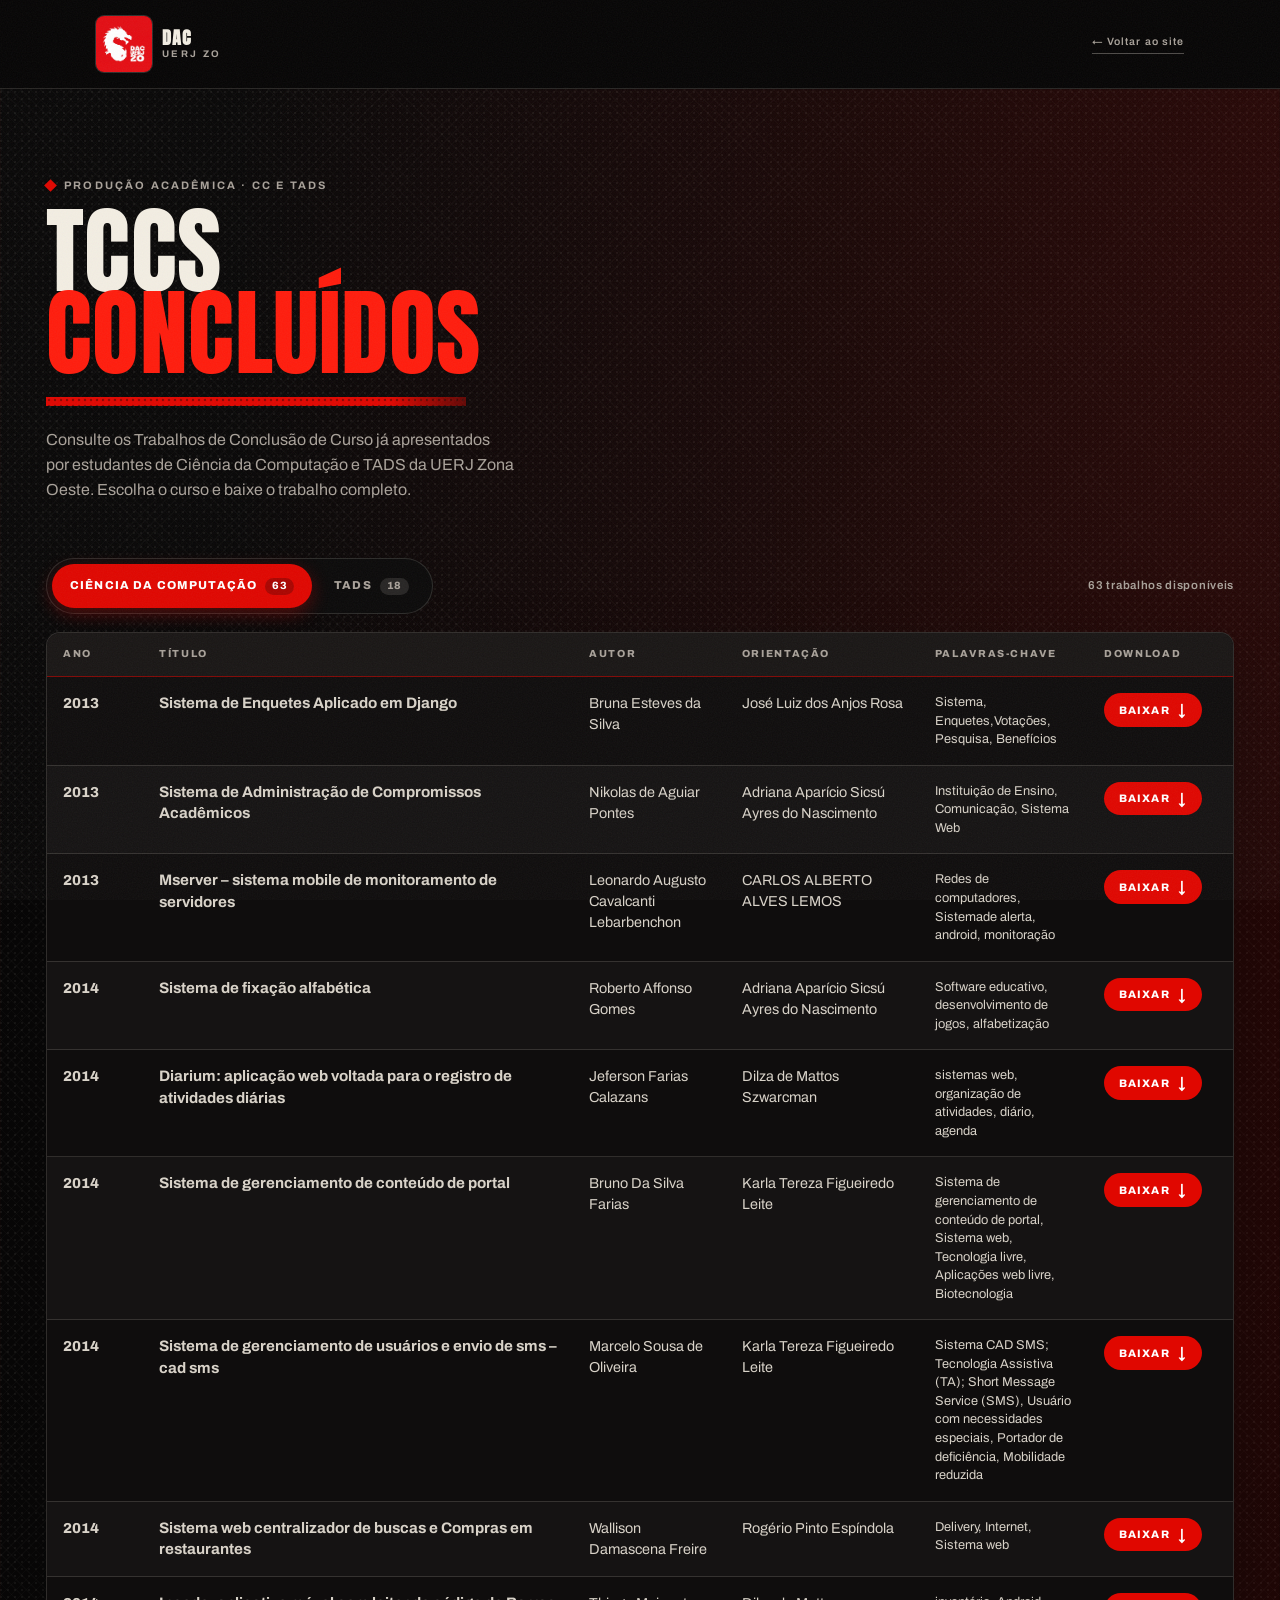
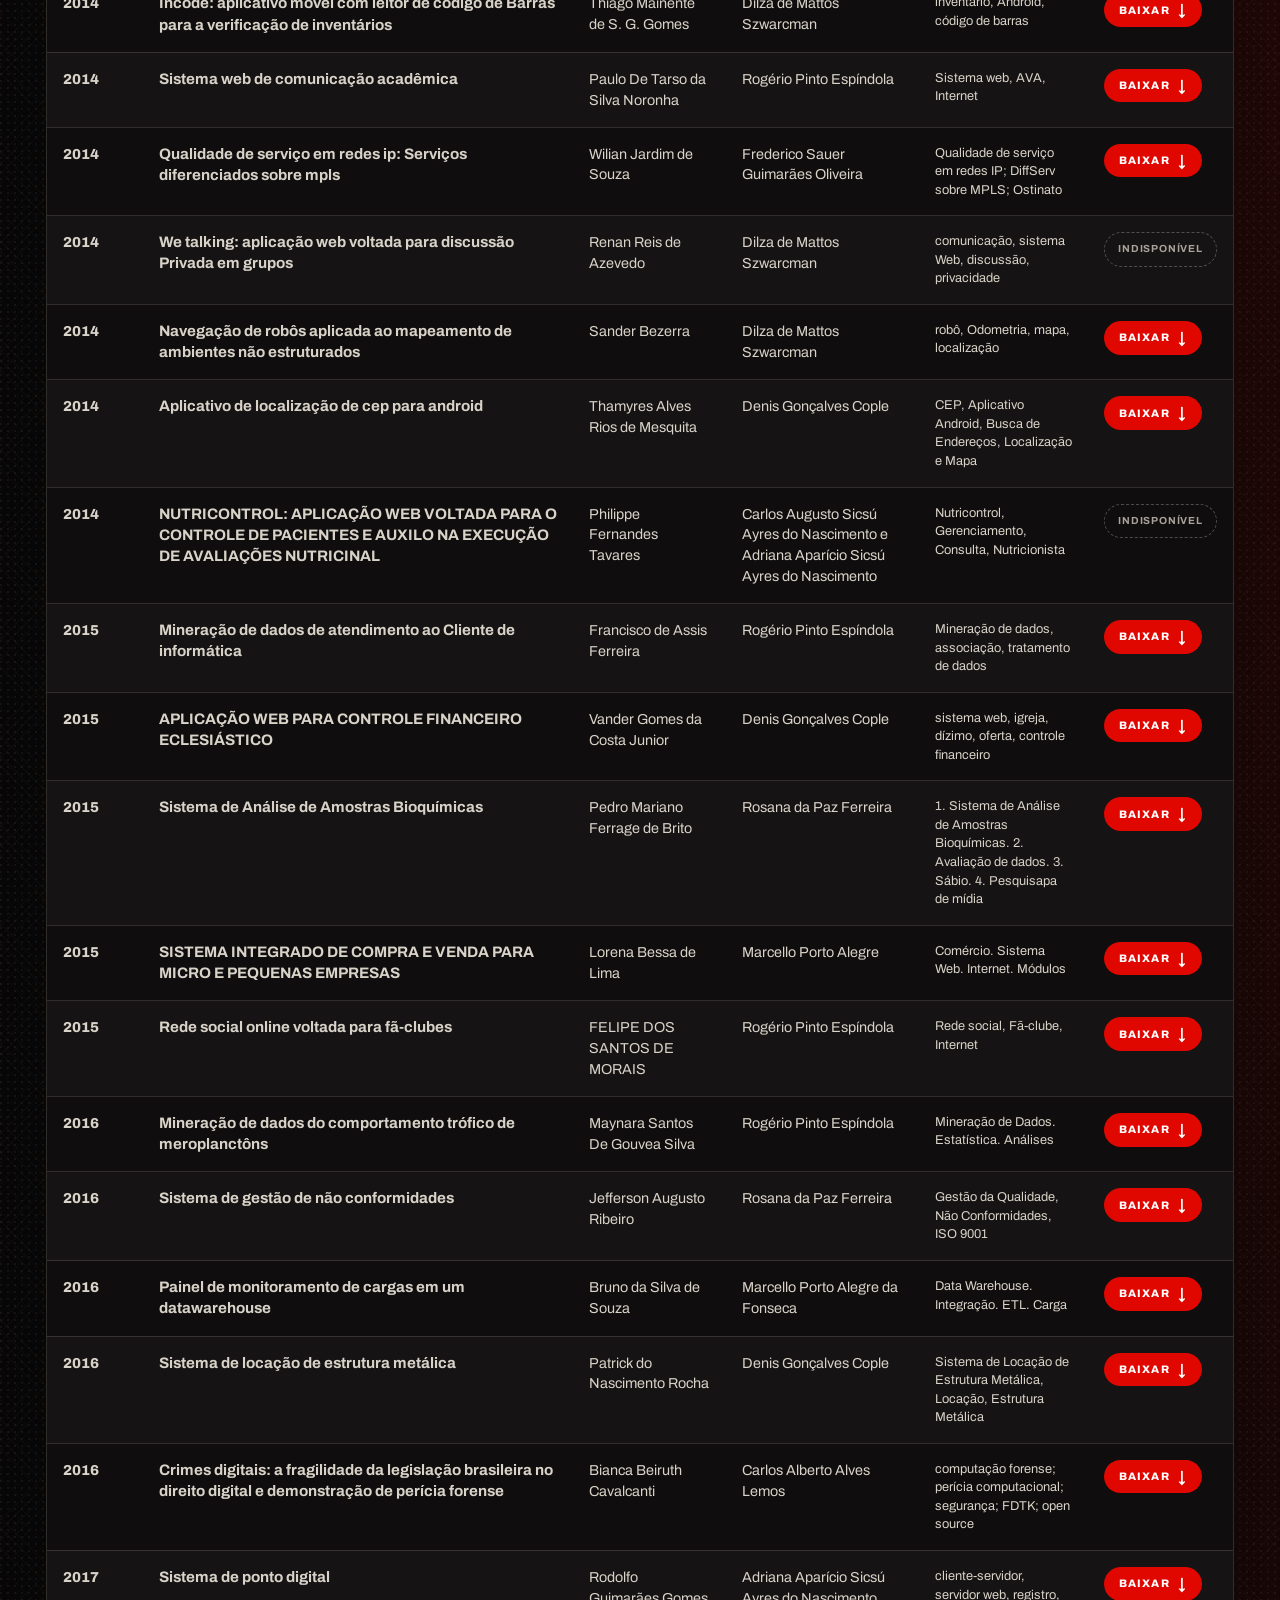
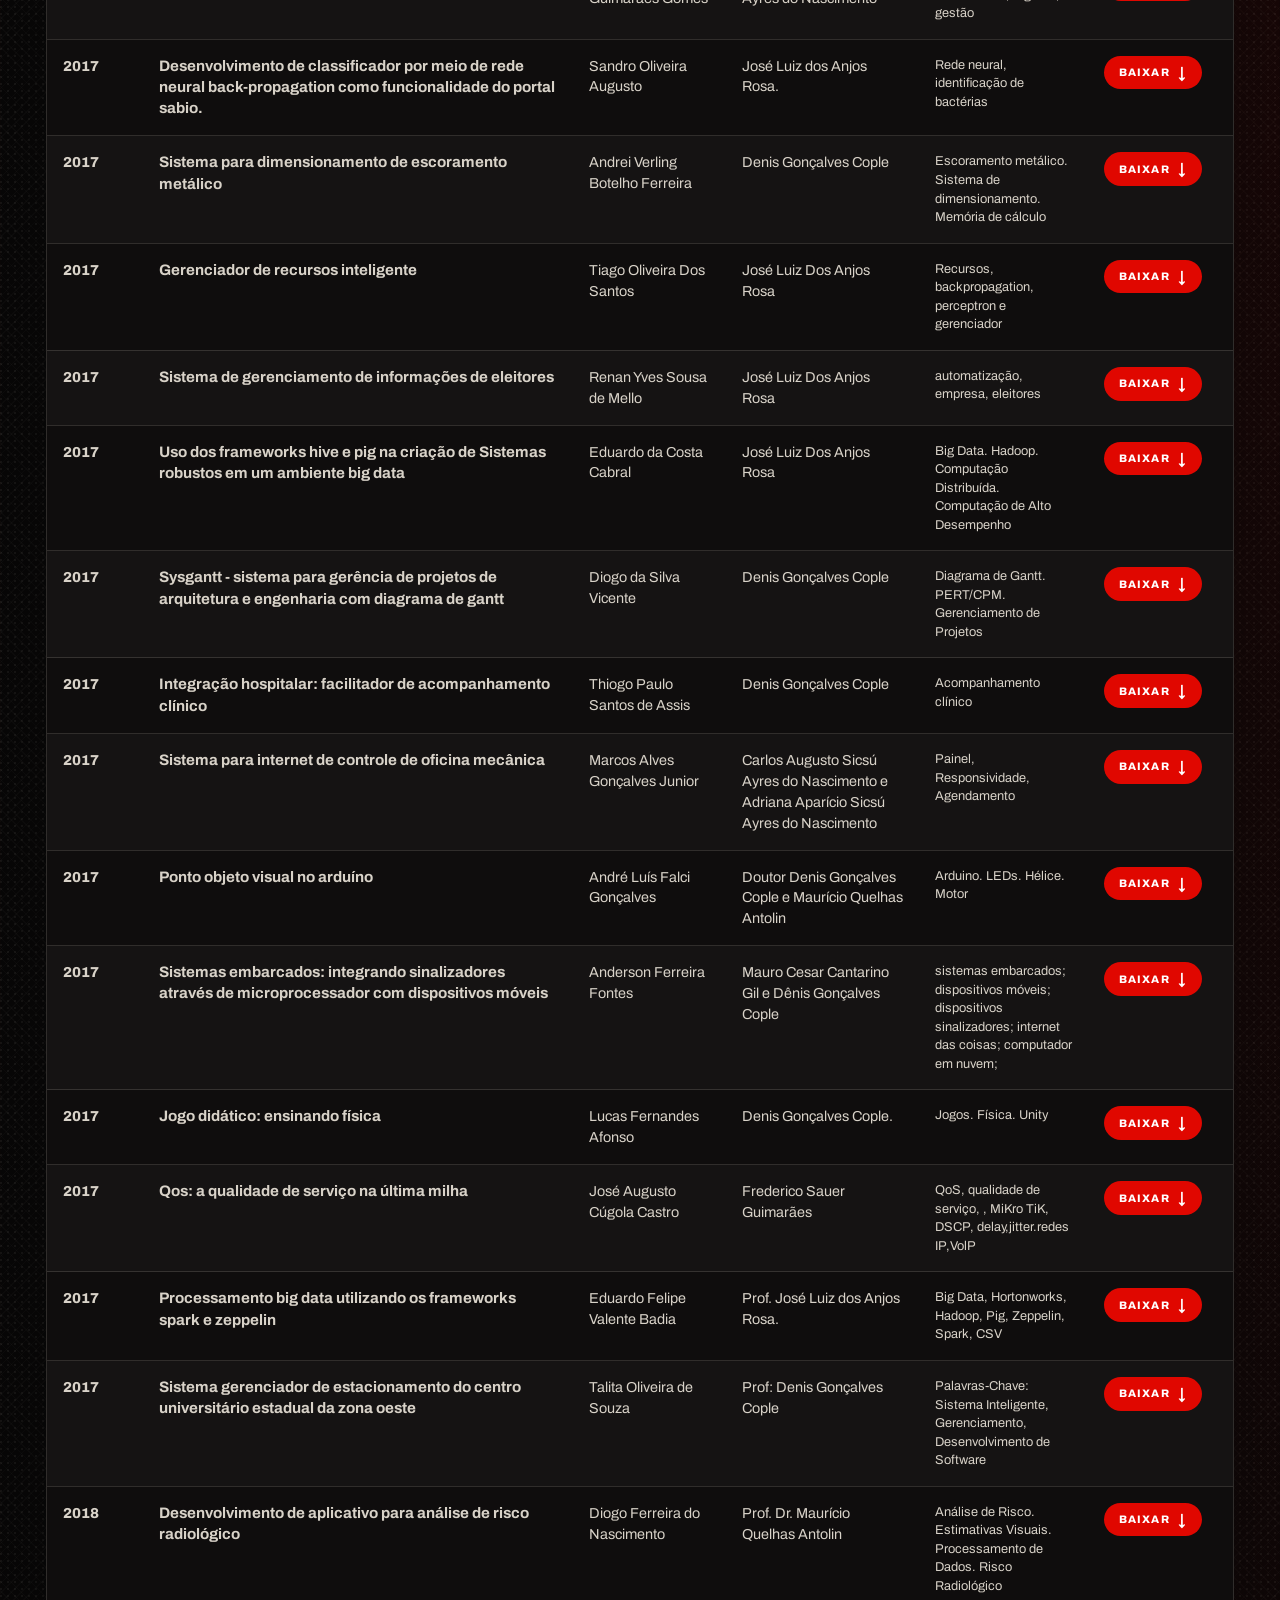
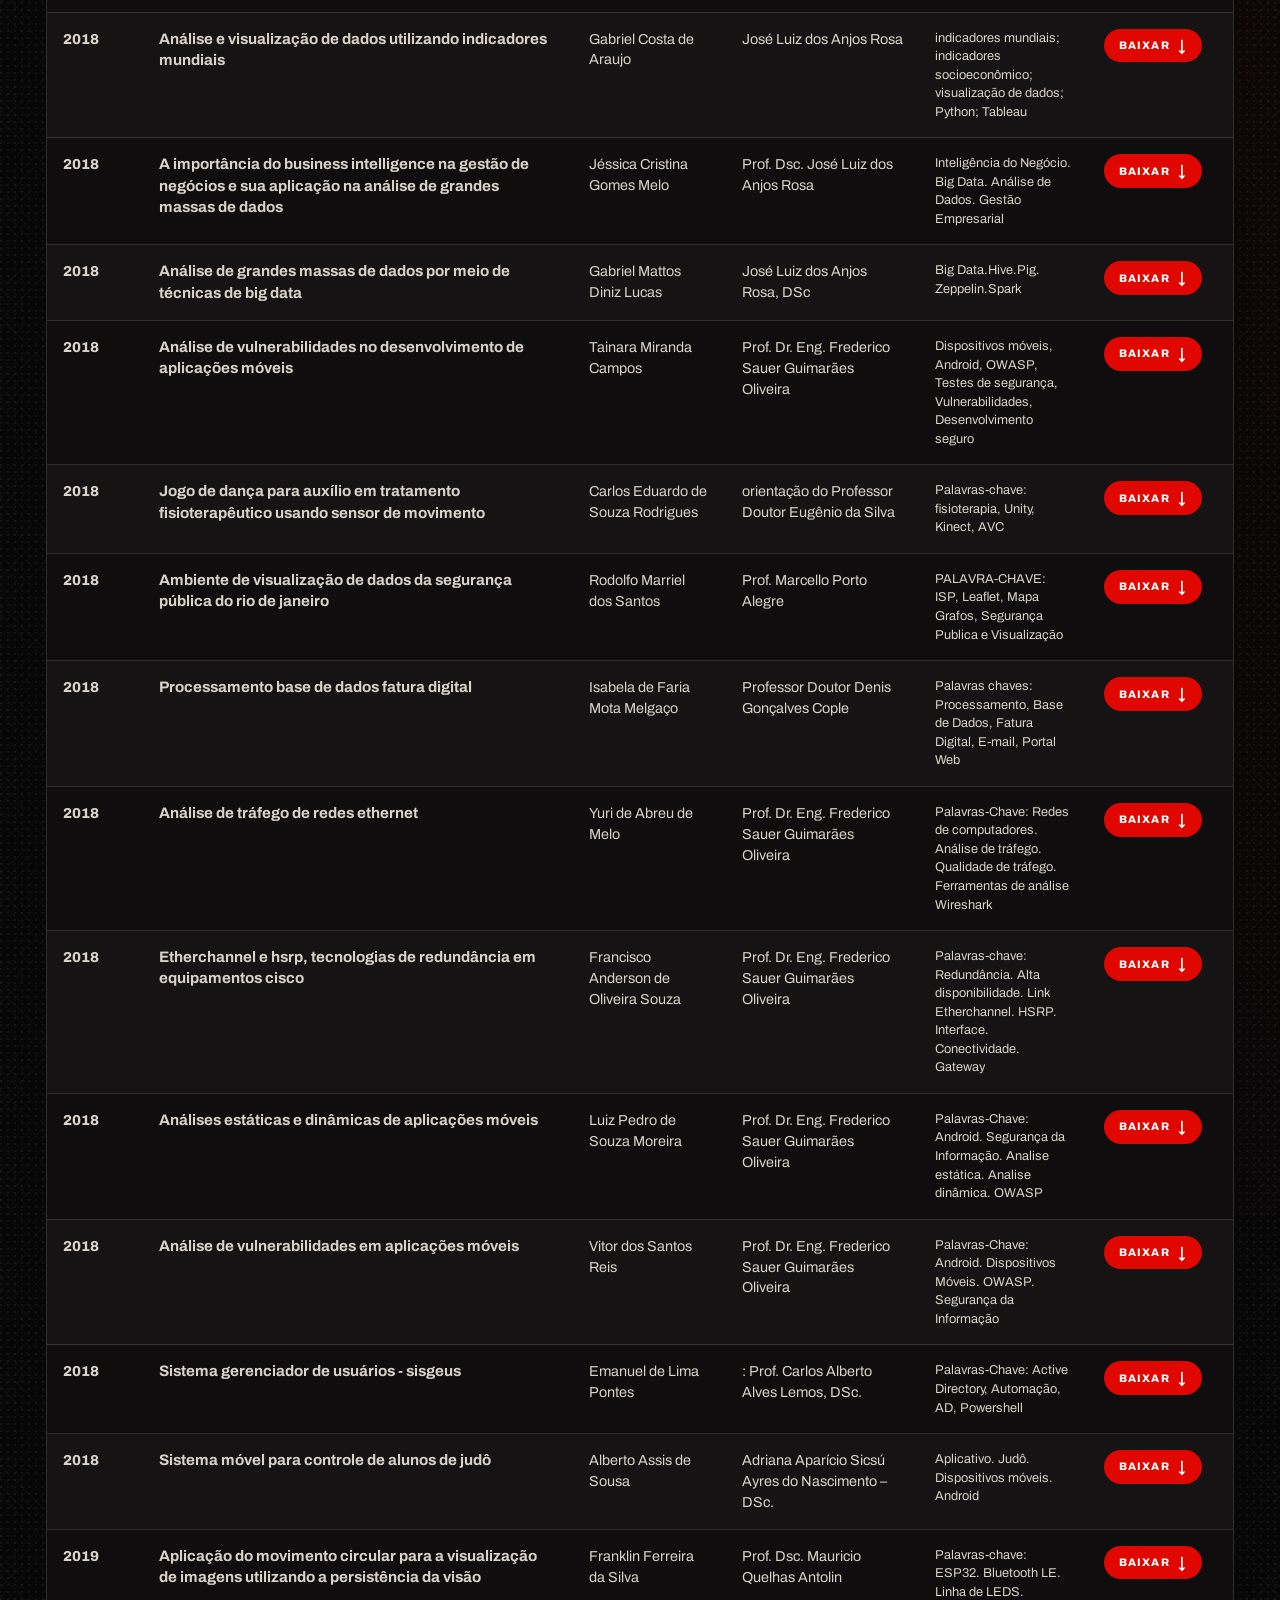
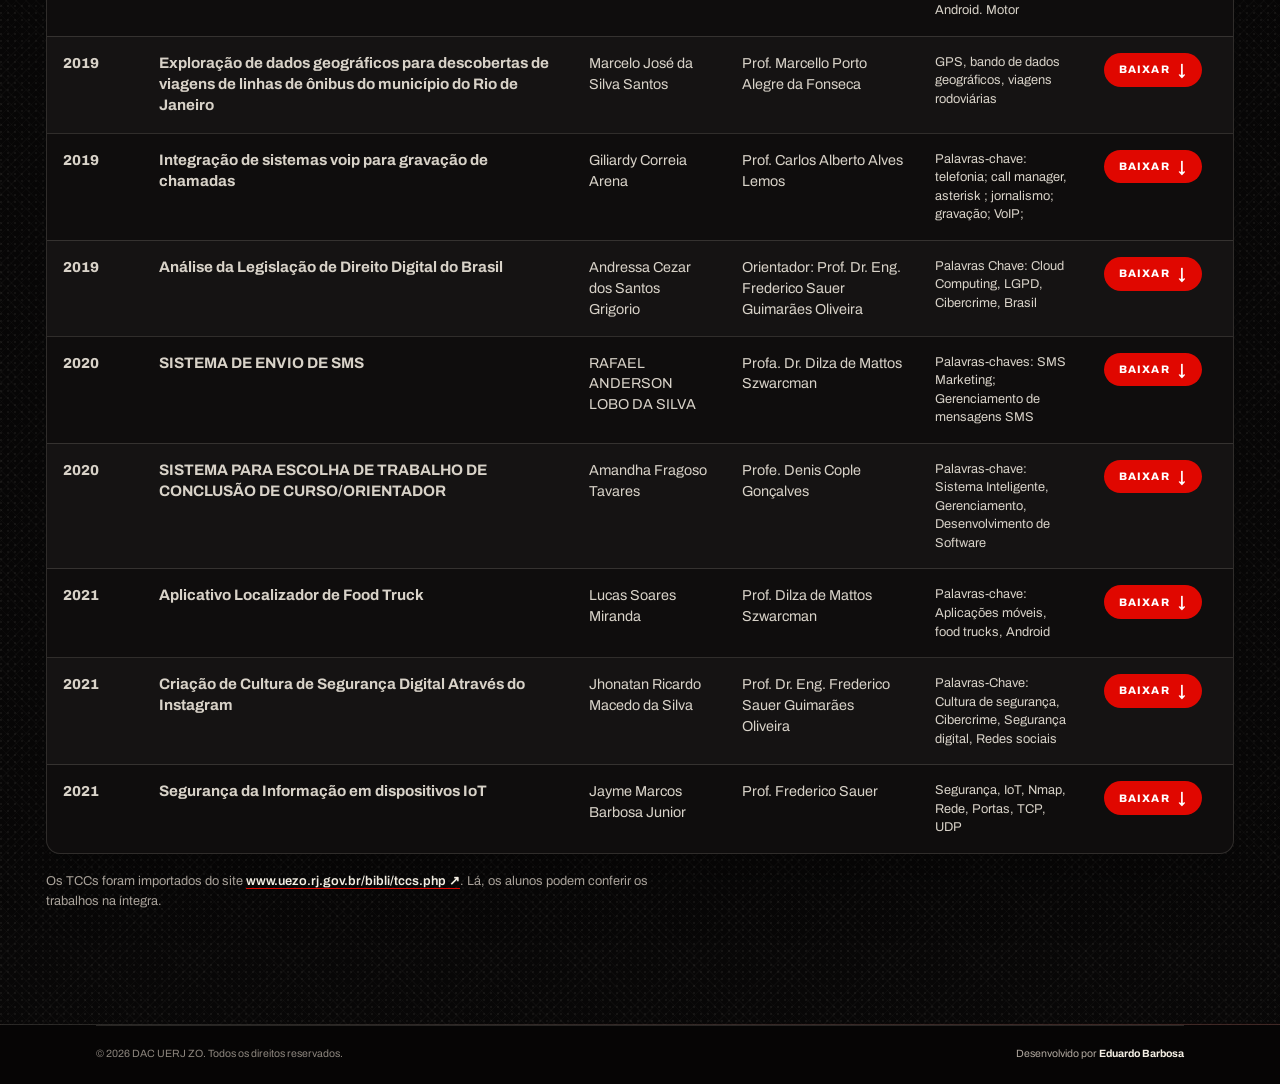
<file: tccs.html>
<!DOCTYPE html>
<html lang="pt-BR">
<head>
  <meta charset="UTF-8">
  <meta name="viewport" content="width=device-width, initial-scale=1">
  <meta name="theme-color" content="#0a0909">
  <meta name="description" content="Trabalhos de Conclusão de Curso já apresentados por estudantes de CC e TADS da UERJ Zona Oeste.">
  <title>TCCs — DAC UERJ ZO</title>
  <link rel="icon" href="assets/dac-logo.png">
  <link rel="preconnect" href="https://fonts.googleapis.com">
  <link rel="preconnect" href="https://fonts.gstatic.com" crossorigin>
  <link href="https://fonts.googleapis.com/css2?family=Anton&family=Archivo:wght@400;500;600;700;800&display=swap" rel="stylesheet">
  <link rel="stylesheet" href="css/style.css">
  <script src="js/page-transition.js"></script>
</head>
<body class="subpage">
  <a class="skip-link" href="#conteudo">Pular para o conteúdo</a>

  <header class="subpage-head">
    <div class="container">
      <a class="brand" href="index.html" aria-label="DAC UERJ ZO — página inicial">
        <img class="brand-logo" src="assets/dac-logo.png" alt="Logo do DAC UERJ ZO" width="150" height="150">
        <span class="brand-text">
          <strong>DAC</strong>
          <span>UERJ ZO</span>
        </span>
      </a>
      <a class="hero-social" href="index.html">← Voltar ao site</a>
    </div>
  </header>

  <div class="nav-scrim" data-nav-scrim aria-hidden="true"></div>

  <nav class="hero-strips hero-strips--page" id="acessos-rapidos" data-quick-nav aria-label="Acessos rápidos">
    <a class="hero-strip" href="tccs.html" aria-current="page">
      <span class="hero-strip-title">TCCs</span>
      <span class="hero-strip-desc">Confira os TCCs já concluídos</span>
      <span class="hero-strip-arrow" aria-hidden="true">↗</span>
    </a>
    <a class="hero-strip" href="calendario.html">
      <span class="hero-strip-title">Calendário</span>
      <span class="hero-strip-desc">Fique de olho no calendário acadêmico</span>
      <span class="hero-strip-arrow" aria-hidden="true">↗</span>
    </a>
    <a class="hero-strip" href="ouvidoria.html">
      <span class="hero-strip-title">Ouvidoria</span>
      <span class="hero-strip-desc">Denúncias, queixas e elogios</span>
      <span class="hero-strip-arrow" aria-hidden="true">↗</span>
    </a>
    <a class="hero-strip" href="fluxogramas.html">
      <span class="hero-strip-title">Fluxograma</span>
      <span class="hero-strip-desc">Matriz curricular de CC e TADS</span>
      <span class="hero-strip-arrow" aria-hidden="true">↗</span>
    </a>
    <a class="hero-strip" href="professores.html">
      <span class="hero-strip-title">Professores</span>
      <span class="hero-strip-desc">Quem ensina em CC e TADS</span>
      <span class="hero-strip-arrow" aria-hidden="true">↗</span>
    </a>
  </nav>

  <div class="nav-dock">
    <a class="nav-home" href="index.html" aria-label="Voltar para a página inicial">
      <svg viewBox="0 0 24 24" fill="none" stroke="currentColor" stroke-width="2" stroke-linecap="round" stroke-linejoin="round" aria-hidden="true" focusable="false">
        <path d="M3 10.6 12 3.4l9 7.2"/>
        <path d="M5.6 9.4V20.6h12.8V9.4"/>
        <path d="M9.8 20.6v-6.2h4.4v6.2"/>
      </svg>
    </a>
    <button class="nav-fab" type="button" data-nav-fab aria-expanded="false" aria-controls="acessos-rapidos" aria-label="Abrir acessos rápidos">
      <span class="nav-fab-bars" aria-hidden="true"><span></span><span></span><span></span></span>
    </button>
  </div>

  <main class="subpage-main subpage-main--tccs" id="conteudo">
    <div class="container">
      <p class="kicker"><span class="kicker-mark" aria-hidden="true"></span>Produção acadêmica · CC e TADS</p>
      <h1>TCCs<br><span class="text-red">concluídos</span></h1>
      <div class="rule" aria-hidden="true"></div>
      <p class="section-lead">Consulte os Trabalhos de Conclusão de Curso já apresentados por estudantes de Ciência da Computação e TADS da UERJ Zona Oeste. Escolha o curso e baixe o trabalho completo.</p>

      <section class="tcc-app" data-tcc aria-labelledby="tcc-lista-titulo">
        <h2 class="visually-hidden" id="tcc-lista-titulo">Lista de TCCs por curso</h2>

        <div class="tcc-toolbar">
          <div class="tcc-switch" role="tablist" aria-label="Curso">
            <span class="tcc-switch-thumb" aria-hidden="true"></span>
            <button type="button" class="tcc-switch-btn is-active" role="tab" id="tcc-tab-cc" aria-selected="true" aria-controls="tcc-panel-cc" data-tcc-tab="cc">
              Ciência da Computação <span class="tcc-switch-count">63</span>
            </button>
            <button type="button" class="tcc-switch-btn" role="tab" id="tcc-tab-tads" aria-selected="false" aria-controls="tcc-panel-tads" tabindex="-1" data-tcc-tab="tads">
              TADS <span class="tcc-switch-count">18</span>
            </button>
          </div>
          <p class="tcc-count" data-tcc-count aria-live="polite">63 trabalhos disponíveis</p>
        </div>

        <div class="tcc-panel" id="tcc-panel-cc" role="tabpanel" aria-labelledby="tcc-tab-cc" data-tcc-panel="cc">
          <div class="tcc-table-wrap" tabindex="0" role="region" aria-label="Tabela de TCCs de Ciência da Computação">
            <table class="tcc-table">
              <caption class="visually-hidden">TCCs de Ciência da Computação, com ano, título, autor, orientação, palavras-chave e link para download.</caption>
              <thead>
                <tr>
                  <th scope="col">Ano</th>
                  <th scope="col">Título</th>
                  <th scope="col">Autor</th>
                  <th scope="col">Orientação</th>
                  <th scope="col">Palavras-chave</th>
                  <th scope="col">Download</th>
                </tr>
              </thead>
              <tbody>
          <tr>
            <td class="tcc-year" data-label="Ano">2013</td>
            <td class="tcc-title" data-label="Título">Sistema de Enquetes Aplicado em Django</td>
            <td data-label="Autor">Bruna Esteves da Silva</td>
            <td data-label="Orientação">José Luiz dos Anjos Rosa</td>
            <td class="tcc-keywords" data-label="Palavras-chave">Sistema, Enquetes,Votações, Pesquisa, Benefícios</td>
            <td class="tcc-action" data-label="Download"><a class="tcc-download" href="http://www.uezo.rj.gov.br/tcc/cc/Bruna-Esteves-da-Silva.pdf" target="_blank" rel="noopener" aria-label="Baixar o TCC Sistema de Enquetes Aplicado em Django (PDF)">Baixar <span aria-hidden="true">↓</span></a></td>
          </tr>
          <tr>
            <td class="tcc-year" data-label="Ano">2013</td>
            <td class="tcc-title" data-label="Título">Sistema de Administração de Compromissos Acadêmicos</td>
            <td data-label="Autor">Nikolas de Aguiar Pontes</td>
            <td data-label="Orientação">Adriana Aparício Sicsú Ayres do Nascimento</td>
            <td class="tcc-keywords" data-label="Palavras-chave">Instituição de Ensino, Comunicação, Sistema Web</td>
            <td class="tcc-action" data-label="Download"><a class="tcc-download" href="http://www.uezo.rj.gov.br/tcc/cc/Nikolas-de-Aguiar-Pontes.pdf" target="_blank" rel="noopener" aria-label="Baixar o TCC Sistema de Administração de Compromissos Acadêmicos (PDF)">Baixar <span aria-hidden="true">↓</span></a></td>
          </tr>
          <tr>
            <td class="tcc-year" data-label="Ano">2013</td>
            <td class="tcc-title" data-label="Título">Mserver – sistema mobile de monitoramento de servidores</td>
            <td data-label="Autor">Leonardo Augusto Cavalcanti Lebarbenchon</td>
            <td data-label="Orientação">CARLOS ALBERTO ALVES LEMOS</td>
            <td class="tcc-keywords" data-label="Palavras-chave">Redes de computadores, Sistemade alerta, android, monitoração</td>
            <td class="tcc-action" data-label="Download"><a class="tcc-download" href="http://www.uezo.rj.gov.br/tcc/cc/Leonardo-Augusto-Cavalcanti-Lebarbenchon.pdf" target="_blank" rel="noopener" aria-label="Baixar o TCC Mserver – sistema mobile de monitoramento de servidores (PDF)">Baixar <span aria-hidden="true">↓</span></a></td>
          </tr>
          <tr>
            <td class="tcc-year" data-label="Ano">2014</td>
            <td class="tcc-title" data-label="Título">Sistema de fixação alfabética</td>
            <td data-label="Autor">Roberto Affonso Gomes</td>
            <td data-label="Orientação">Adriana Aparício Sicsú Ayres do Nascimento</td>
            <td class="tcc-keywords" data-label="Palavras-chave">Software educativo, desenvolvimento de jogos, alfabetização</td>
            <td class="tcc-action" data-label="Download"><a class="tcc-download" href="http://www.uezo.rj.gov.br/tcc/cc/Roberto-Affonso-Gomes.pdf" target="_blank" rel="noopener" aria-label="Baixar o TCC Sistema de fixação alfabética (PDF)">Baixar <span aria-hidden="true">↓</span></a></td>
          </tr>
          <tr>
            <td class="tcc-year" data-label="Ano">2014</td>
            <td class="tcc-title" data-label="Título">Diarium: aplicação web voltada para o registro de atividades diárias</td>
            <td data-label="Autor">Jeferson Farias Calazans</td>
            <td data-label="Orientação">Dilza de Mattos Szwarcman</td>
            <td class="tcc-keywords" data-label="Palavras-chave">sistemas web, organização de atividades, diário, agenda</td>
            <td class="tcc-action" data-label="Download"><a class="tcc-download" href="http://www.uezo.rj.gov.br/tcc/cc/Jeferson-Farias-Calazans.pdf" target="_blank" rel="noopener" aria-label="Baixar o TCC Diarium: aplicação web voltada para o registro de atividades diárias (PDF)">Baixar <span aria-hidden="true">↓</span></a></td>
          </tr>
          <tr>
            <td class="tcc-year" data-label="Ano">2014</td>
            <td class="tcc-title" data-label="Título">Sistema de gerenciamento de conteúdo de portal</td>
            <td data-label="Autor">Bruno Da Silva Farias</td>
            <td data-label="Orientação">Karla Tereza Figueiredo Leite</td>
            <td class="tcc-keywords" data-label="Palavras-chave">Sistema de gerenciamento de conteúdo de portal, Sistema web, Tecnologia livre, Aplicações web livre, Biotecnologia</td>
            <td class="tcc-action" data-label="Download"><a class="tcc-download" href="http://www.uezo.rj.gov.br/tcc/cc/Bruno-da-Silva-Farias.pdf" target="_blank" rel="noopener" aria-label="Baixar o TCC Sistema de gerenciamento de conteúdo de portal (PDF)">Baixar <span aria-hidden="true">↓</span></a></td>
          </tr>
          <tr>
            <td class="tcc-year" data-label="Ano">2014</td>
            <td class="tcc-title" data-label="Título">Sistema de gerenciamento de usuários e envio de sms – cad sms</td>
            <td data-label="Autor">Marcelo Sousa de Oliveira</td>
            <td data-label="Orientação">Karla Tereza Figueiredo Leite</td>
            <td class="tcc-keywords" data-label="Palavras-chave">Sistema CAD SMS; Tecnologia Assistiva (TA); Short Message Service (SMS), Usuário com necessidades especiais, Portador de deficiência, Mobilidade reduzida</td>
            <td class="tcc-action" data-label="Download"><a class="tcc-download" href="http://www.uezo.rj.gov.br/tcc/cc/Marcelo-Sousa-de-Oliveira.pdf" target="_blank" rel="noopener" aria-label="Baixar o TCC Sistema de gerenciamento de usuários e envio de sms – cad sms (PDF)">Baixar <span aria-hidden="true">↓</span></a></td>
          </tr>
          <tr>
            <td class="tcc-year" data-label="Ano">2014</td>
            <td class="tcc-title" data-label="Título">Sistema web centralizador de buscas e Compras em restaurantes</td>
            <td data-label="Autor">Wallison Damascena Freire</td>
            <td data-label="Orientação">Rogério Pinto Espíndola</td>
            <td class="tcc-keywords" data-label="Palavras-chave">Delivery, Internet, Sistema web</td>
            <td class="tcc-action" data-label="Download"><a class="tcc-download" href="http://www.uezo.rj.gov.br/tcc/cc/Wallison-Damascena-Freire.pdf" target="_blank" rel="noopener" aria-label="Baixar o TCC Sistema web centralizador de buscas e Compras em restaurantes (PDF)">Baixar <span aria-hidden="true">↓</span></a></td>
          </tr>
          <tr>
            <td class="tcc-year" data-label="Ano">2014</td>
            <td class="tcc-title" data-label="Título">Incode: aplicativo móvel com leitor de código de Barras para a verificação de inventários</td>
            <td data-label="Autor">Thiago Mainente de S. G. Gomes</td>
            <td data-label="Orientação">Dilza de Mattos Szwarcman</td>
            <td class="tcc-keywords" data-label="Palavras-chave">inventário, Android, código de barras</td>
            <td class="tcc-action" data-label="Download"><a class="tcc-download" href="http://www.uezo.rj.gov.br/tcc/cc/Thiago-Mainente-de-S.-G.-Gomes.pdf" target="_blank" rel="noopener" aria-label="Baixar o TCC Incode: aplicativo móvel com leitor de código de Barras para a verificação de inventários (PDF)">Baixar <span aria-hidden="true">↓</span></a></td>
          </tr>
          <tr>
            <td class="tcc-year" data-label="Ano">2014</td>
            <td class="tcc-title" data-label="Título">Sistema web de comunicação acadêmica</td>
            <td data-label="Autor">Paulo De Tarso da Silva Noronha</td>
            <td data-label="Orientação">Rogério Pinto Espíndola</td>
            <td class="tcc-keywords" data-label="Palavras-chave">Sistema web, AVA, Internet</td>
            <td class="tcc-action" data-label="Download"><a class="tcc-download" href="http://www.uezo.rj.gov.br/tcc/cc/Paulo-De-Tarso-da-Silva-Noronha.pdf" target="_blank" rel="noopener" aria-label="Baixar o TCC Sistema web de comunicação acadêmica (PDF)">Baixar <span aria-hidden="true">↓</span></a></td>
          </tr>
          <tr>
            <td class="tcc-year" data-label="Ano">2014</td>
            <td class="tcc-title" data-label="Título">Qualidade de serviço em redes ip: Serviços diferenciados sobre mpls</td>
            <td data-label="Autor">Wilian Jardim de Souza</td>
            <td data-label="Orientação">Frederico Sauer Guimarães Oliveira</td>
            <td class="tcc-keywords" data-label="Palavras-chave">Qualidade de serviço em redes IP; DiffServ sobre MPLS; Ostinato</td>
            <td class="tcc-action" data-label="Download"><a class="tcc-download" href="http://www.uezo.rj.gov.br/tcc/cc/Wilian-Jardim-de-Souza.pdf" target="_blank" rel="noopener" aria-label="Baixar o TCC Qualidade de serviço em redes ip: Serviços diferenciados sobre mpls (PDF)">Baixar <span aria-hidden="true">↓</span></a></td>
          </tr>
          <tr>
            <td class="tcc-year" data-label="Ano">2014</td>
            <td class="tcc-title" data-label="Título">We talking: aplicação web voltada para discussão Privada em grupos</td>
            <td data-label="Autor">Renan Reis de Azevedo</td>
            <td data-label="Orientação">Dilza de Mattos Szwarcman</td>
            <td class="tcc-keywords" data-label="Palavras-chave">comunicação, sistema Web, discussão, privacidade</td>
            <td class="tcc-action" data-label="Download"><span class="tcc-unavailable" title="O AUTOR NÃO AUTORIZOU A POSTAGEM DO TCC">Indisponível</span></td>
          </tr>
          <tr>
            <td class="tcc-year" data-label="Ano">2014</td>
            <td class="tcc-title" data-label="Título">Navegação de robôs aplicada ao mapeamento de ambientes não estruturados</td>
            <td data-label="Autor">Sander Bezerra</td>
            <td data-label="Orientação">Dilza de Mattos Szwarcman</td>
            <td class="tcc-keywords" data-label="Palavras-chave">robô, Odometria, mapa, localização</td>
            <td class="tcc-action" data-label="Download"><a class="tcc-download" href="http://www.uezo.rj.gov.br/tcc/cc/Sander-Bezerra.pdf" target="_blank" rel="noopener" aria-label="Baixar o TCC Navegação de robôs aplicada ao mapeamento de ambientes não estruturados (PDF)">Baixar <span aria-hidden="true">↓</span></a></td>
          </tr>
          <tr>
            <td class="tcc-year" data-label="Ano">2014</td>
            <td class="tcc-title" data-label="Título">Aplicativo de localização de cep para android</td>
            <td data-label="Autor">Thamyres Alves Rios de Mesquita</td>
            <td data-label="Orientação">Denis Gonçalves Cople</td>
            <td class="tcc-keywords" data-label="Palavras-chave">CEP, Aplicativo Android, Busca de Endereços, Localização e Mapa</td>
            <td class="tcc-action" data-label="Download"><a class="tcc-download" href="http://www.uezo.rj.gov.br/tcc/cc/Thamyres-Alves-Rios-de-Mesquita.pdf" target="_blank" rel="noopener" aria-label="Baixar o TCC Aplicativo de localização de cep para android (PDF)">Baixar <span aria-hidden="true">↓</span></a></td>
          </tr>
          <tr>
            <td class="tcc-year" data-label="Ano">2014</td>
            <td class="tcc-title" data-label="Título">NUTRICONTROL: APLICAÇÃO WEB VOLTADA PARA O CONTROLE DE PACIENTES E AUXILO NA EXECUÇÃO DE AVALIAÇÕES NUTRICINAL</td>
            <td data-label="Autor">Philippe Fernandes Tavares</td>
            <td data-label="Orientação">Carlos Augusto Sicsú Ayres do Nascimento e Adriana Aparício Sicsú Ayres do Nascimento</td>
            <td class="tcc-keywords" data-label="Palavras-chave">Nutricontrol, Gerenciamento, Consulta, Nutricionista</td>
            <td class="tcc-action" data-label="Download"><span class="tcc-unavailable" title="O AUTOR NÃO AUTORIZOU A POSTAGEM DO TCC">Indisponível</span></td>
          </tr>
          <tr>
            <td class="tcc-year" data-label="Ano">2015</td>
            <td class="tcc-title" data-label="Título">Mineração de dados de atendimento ao Cliente de informática</td>
            <td data-label="Autor">Francisco de Assis Ferreira</td>
            <td data-label="Orientação">Rogério Pinto Espíndola</td>
            <td class="tcc-keywords" data-label="Palavras-chave">Mineração de dados, associação, tratamento de dados</td>
            <td class="tcc-action" data-label="Download"><a class="tcc-download" href="http://www.uezo.rj.gov.br/tcc/cc/Francisco-de-Assis-Ferreira.pdf" target="_blank" rel="noopener" aria-label="Baixar o TCC Mineração de dados de atendimento ao Cliente de informática (PDF)">Baixar <span aria-hidden="true">↓</span></a></td>
          </tr>
          <tr>
            <td class="tcc-year" data-label="Ano">2015</td>
            <td class="tcc-title" data-label="Título">APLICAÇÃO WEB PARA CONTROLE FINANCEIRO ECLESIÁSTICO</td>
            <td data-label="Autor">Vander Gomes da Costa Junior</td>
            <td data-label="Orientação">Denis Gonçalves Cople</td>
            <td class="tcc-keywords" data-label="Palavras-chave">sistema web, igreja, dízimo, oferta, controle financeiro</td>
            <td class="tcc-action" data-label="Download"><a class="tcc-download" href="http://www.uezo.rj.gov.br/tcc/cc/Vander-Gomes-da-Costa-Junior.pdf" target="_blank" rel="noopener" aria-label="Baixar o TCC APLICAÇÃO WEB PARA CONTROLE FINANCEIRO ECLESIÁSTICO (PDF)">Baixar <span aria-hidden="true">↓</span></a></td>
          </tr>
          <tr>
            <td class="tcc-year" data-label="Ano">2015</td>
            <td class="tcc-title" data-label="Título">Sistema de Análise de Amostras Bioquímicas</td>
            <td data-label="Autor">Pedro Mariano Ferrage de Brito</td>
            <td data-label="Orientação">Rosana da Paz Ferreira</td>
            <td class="tcc-keywords" data-label="Palavras-chave">1. Sistema de Análise de Amostras Bioquímicas. 2. Avaliação de dados. 3. Sábio. 4. Pesquisapa de mídia</td>
            <td class="tcc-action" data-label="Download"><a class="tcc-download" href="http://www.uezo.rj.gov.br/tcc/cc/Pedro-Mariano-Ferrage-de-Brito.pdf" target="_blank" rel="noopener" aria-label="Baixar o TCC Sistema de Análise de Amostras Bioquímicas (PDF)">Baixar <span aria-hidden="true">↓</span></a></td>
          </tr>
          <tr>
            <td class="tcc-year" data-label="Ano">2015</td>
            <td class="tcc-title" data-label="Título">SISTEMA INTEGRADO DE COMPRA E VENDA PARA MICRO E PEQUENAS EMPRESAS</td>
            <td data-label="Autor">Lorena Bessa de Lima</td>
            <td data-label="Orientação">Marcello Porto Alegre</td>
            <td class="tcc-keywords" data-label="Palavras-chave">Comércio. Sistema Web. Internet. Módulos</td>
            <td class="tcc-action" data-label="Download"><a class="tcc-download" href="http://www.uezo.rj.gov.br/tcc/cc/Lorena-Bessa-de-Lima.pdf" target="_blank" rel="noopener" aria-label="Baixar o TCC SISTEMA INTEGRADO DE COMPRA E VENDA PARA MICRO E PEQUENAS EMPRESAS (PDF)">Baixar <span aria-hidden="true">↓</span></a></td>
          </tr>
          <tr>
            <td class="tcc-year" data-label="Ano">2015</td>
            <td class="tcc-title" data-label="Título">Rede social online voltada para fã-clubes</td>
            <td data-label="Autor">FELIPE DOS SANTOS DE MORAIS</td>
            <td data-label="Orientação">Rogério Pinto Espíndola</td>
            <td class="tcc-keywords" data-label="Palavras-chave">Rede social, Fã-clube, Internet</td>
            <td class="tcc-action" data-label="Download"><a class="tcc-download" href="http://www.uezo.rj.gov.br/tcc/cc/Felipe-dos-Santos-de-Morais.pdf" target="_blank" rel="noopener" aria-label="Baixar o TCC Rede social online voltada para fã-clubes (PDF)">Baixar <span aria-hidden="true">↓</span></a></td>
          </tr>
          <tr>
            <td class="tcc-year" data-label="Ano">2016</td>
            <td class="tcc-title" data-label="Título">Mineração de dados do comportamento trófico de meroplanctôns</td>
            <td data-label="Autor">Maynara Santos De Gouvea Silva</td>
            <td data-label="Orientação">Rogério Pinto Espíndola</td>
            <td class="tcc-keywords" data-label="Palavras-chave">Mineração de Dados. Estatística. Análises</td>
            <td class="tcc-action" data-label="Download"><a class="tcc-download" href="http://www.uezo.rj.gov.br/tcc/cc/Maynara-Santos-de-Gouvea-Silva.pdf" target="_blank" rel="noopener" aria-label="Baixar o TCC Mineração de dados do comportamento trófico de meroplanctôns (PDF)">Baixar <span aria-hidden="true">↓</span></a></td>
          </tr>
          <tr>
            <td class="tcc-year" data-label="Ano">2016</td>
            <td class="tcc-title" data-label="Título">Sistema de gestão de não conformidades</td>
            <td data-label="Autor">Jefferson Augusto Ribeiro</td>
            <td data-label="Orientação">Rosana da Paz Ferreira</td>
            <td class="tcc-keywords" data-label="Palavras-chave">Gestão da Qualidade, Não Conformidades, ISO 9001</td>
            <td class="tcc-action" data-label="Download"><a class="tcc-download" href="http://www.uezo.rj.gov.br/tcc/cc/Jefferson-Augusto-Ribeiro.pdf" target="_blank" rel="noopener" aria-label="Baixar o TCC Sistema de gestão de não conformidades (PDF)">Baixar <span aria-hidden="true">↓</span></a></td>
          </tr>
          <tr>
            <td class="tcc-year" data-label="Ano">2016</td>
            <td class="tcc-title" data-label="Título">Painel de monitoramento de cargas em um datawarehouse</td>
            <td data-label="Autor">Bruno da Silva de Souza</td>
            <td data-label="Orientação">Marcello Porto Alegre da Fonseca</td>
            <td class="tcc-keywords" data-label="Palavras-chave">Data Warehouse. Integração. ETL. Carga</td>
            <td class="tcc-action" data-label="Download"><a class="tcc-download" href="http://www.uezo.rj.gov.br/tcc/cc/Bruno-da-Silva-de-Souza.pdf" target="_blank" rel="noopener" aria-label="Baixar o TCC Painel de monitoramento de cargas em um datawarehouse (PDF)">Baixar <span aria-hidden="true">↓</span></a></td>
          </tr>
          <tr>
            <td class="tcc-year" data-label="Ano">2016</td>
            <td class="tcc-title" data-label="Título">Sistema de locação de estrutura metálica</td>
            <td data-label="Autor">Patrick do Nascimento Rocha</td>
            <td data-label="Orientação">Denis Gonçalves Cople</td>
            <td class="tcc-keywords" data-label="Palavras-chave">Sistema de Locação de Estrutura Metálica, Locação, Estrutura Metálica</td>
            <td class="tcc-action" data-label="Download"><a class="tcc-download" href="http://www.uezo.rj.gov.br/tcc/cc/Patrick-do-Nascimento-Rocha.pdf" target="_blank" rel="noopener" aria-label="Baixar o TCC Sistema de locação de estrutura metálica (PDF)">Baixar <span aria-hidden="true">↓</span></a></td>
          </tr>
          <tr>
            <td class="tcc-year" data-label="Ano">2016</td>
            <td class="tcc-title" data-label="Título">Crimes digitais: a fragilidade da legislação brasileira no direito digital e demonstração de perícia forense</td>
            <td data-label="Autor">Bianca Beiruth Cavalcanti</td>
            <td data-label="Orientação">Carlos Alberto Alves Lemos</td>
            <td class="tcc-keywords" data-label="Palavras-chave">computação forense; perícia computacional; segurança; FDTK; open source</td>
            <td class="tcc-action" data-label="Download"><a class="tcc-download" href="http://www.uezo.rj.gov.br/tcc/cc/Bianca-Beiruth-Cavalcanti.pdf" target="_blank" rel="noopener" aria-label="Baixar o TCC Crimes digitais: a fragilidade da legislação brasileira no direito digital e demonstração de perícia forense (PDF)">Baixar <span aria-hidden="true">↓</span></a></td>
          </tr>
          <tr>
            <td class="tcc-year" data-label="Ano">2017</td>
            <td class="tcc-title" data-label="Título">Sistema de ponto digital</td>
            <td data-label="Autor">Rodolfo Guimarães Gomes</td>
            <td data-label="Orientação">Adriana Aparício Sicsú Ayres do Nascimento</td>
            <td class="tcc-keywords" data-label="Palavras-chave">cliente-servidor, servidor web, registro, gestão</td>
            <td class="tcc-action" data-label="Download"><a class="tcc-download" href="http://www.uezo.rj.gov.br/tcc/cc/Rodolfo-Guimarães-Gomes.pdf" target="_blank" rel="noopener" aria-label="Baixar o TCC Sistema de ponto digital (PDF)">Baixar <span aria-hidden="true">↓</span></a></td>
          </tr>
          <tr>
            <td class="tcc-year" data-label="Ano">2017</td>
            <td class="tcc-title" data-label="Título">Desenvolvimento de classificador por meio de rede neural back-propagation como funcionalidade do portal sabio.</td>
            <td data-label="Autor">Sandro Oliveira Augusto</td>
            <td data-label="Orientação">José Luiz dos Anjos Rosa.</td>
            <td class="tcc-keywords" data-label="Palavras-chave">Rede neural, identificação de bactérias</td>
            <td class="tcc-action" data-label="Download"><a class="tcc-download" href="http://www.uezo.rj.gov.br/tcc/cc/Sandro-Oliveira-Augusto.pdf" target="_blank" rel="noopener" aria-label="Baixar o TCC Desenvolvimento de classificador por meio de rede neural back-propagation como funcionalidade do portal sabio. (PDF)">Baixar <span aria-hidden="true">↓</span></a></td>
          </tr>
          <tr>
            <td class="tcc-year" data-label="Ano">2017</td>
            <td class="tcc-title" data-label="Título">Sistema para dimensionamento de escoramento metálico</td>
            <td data-label="Autor">Andrei Verling Botelho Ferreira</td>
            <td data-label="Orientação">Denis Gonçalves Cople</td>
            <td class="tcc-keywords" data-label="Palavras-chave">Escoramento metálico. Sistema de dimensionamento. Memória de cálculo</td>
            <td class="tcc-action" data-label="Download"><a class="tcc-download" href="http://www.uezo.rj.gov.br/tcc/cc/Andrei-Verling-Botelho-Ferreira.pdf" target="_blank" rel="noopener" aria-label="Baixar o TCC Sistema para dimensionamento de escoramento metálico (PDF)">Baixar <span aria-hidden="true">↓</span></a></td>
          </tr>
          <tr>
            <td class="tcc-year" data-label="Ano">2017</td>
            <td class="tcc-title" data-label="Título">Gerenciador de recursos inteligente</td>
            <td data-label="Autor">Tiago Oliveira Dos Santos</td>
            <td data-label="Orientação">José Luiz Dos Anjos Rosa</td>
            <td class="tcc-keywords" data-label="Palavras-chave">Recursos, backpropagation, perceptron e gerenciador</td>
            <td class="tcc-action" data-label="Download"><a class="tcc-download" href="http://www.uezo.rj.gov.br/tcc/cc/Tiago-Oliveira-dos-Santos.pdf" target="_blank" rel="noopener" aria-label="Baixar o TCC Gerenciador de recursos inteligente (PDF)">Baixar <span aria-hidden="true">↓</span></a></td>
          </tr>
          <tr>
            <td class="tcc-year" data-label="Ano">2017</td>
            <td class="tcc-title" data-label="Título">Sistema de gerenciamento de informações de eleitores</td>
            <td data-label="Autor">Renan Yves Sousa de Mello</td>
            <td data-label="Orientação">José Luiz Dos Anjos Rosa</td>
            <td class="tcc-keywords" data-label="Palavras-chave">automatização, empresa, eleitores</td>
            <td class="tcc-action" data-label="Download"><a class="tcc-download" href="http://www.uezo.rj.gov.br/tcc/cc/Renan-Yves-Sousa-de-Mello.pdf" target="_blank" rel="noopener" aria-label="Baixar o TCC Sistema de gerenciamento de informações de eleitores (PDF)">Baixar <span aria-hidden="true">↓</span></a></td>
          </tr>
          <tr>
            <td class="tcc-year" data-label="Ano">2017</td>
            <td class="tcc-title" data-label="Título">Uso dos frameworks hive e pig na criação de Sistemas robustos em um ambiente big data</td>
            <td data-label="Autor">Eduardo da Costa Cabral</td>
            <td data-label="Orientação">José Luiz Dos Anjos Rosa</td>
            <td class="tcc-keywords" data-label="Palavras-chave">Big Data. Hadoop. Computação Distribuída. Computação de Alto Desempenho</td>
            <td class="tcc-action" data-label="Download"><a class="tcc-download" href="http://www.uezo.rj.gov.br/tcc/cc/Eduardo-da-Costa-Cabral.pdf" target="_blank" rel="noopener" aria-label="Baixar o TCC Uso dos frameworks hive e pig na criação de Sistemas robustos em um ambiente big data (PDF)">Baixar <span aria-hidden="true">↓</span></a></td>
          </tr>
          <tr>
            <td class="tcc-year" data-label="Ano">2017</td>
            <td class="tcc-title" data-label="Título">Sysgantt - sistema para gerência de projetos de arquitetura e engenharia com diagrama de gantt</td>
            <td data-label="Autor">Diogo da Silva Vicente</td>
            <td data-label="Orientação">Denis Gonçalves Cople</td>
            <td class="tcc-keywords" data-label="Palavras-chave">Diagrama de Gantt. PERT/CPM. Gerenciamento de Projetos</td>
            <td class="tcc-action" data-label="Download"><a class="tcc-download" href="http://www.uezo.rj.gov.br/tcc/cc/Diogo-da-Silva-Vicente.pdf" target="_blank" rel="noopener" aria-label="Baixar o TCC Sysgantt - sistema para gerência de projetos de arquitetura e engenharia com diagrama de gantt (PDF)">Baixar <span aria-hidden="true">↓</span></a></td>
          </tr>
          <tr>
            <td class="tcc-year" data-label="Ano">2017</td>
            <td class="tcc-title" data-label="Título">Integração hospitalar: facilitador de acompanhamento clínico</td>
            <td data-label="Autor">Thiogo Paulo Santos de Assis</td>
            <td data-label="Orientação">Denis Gonçalves Cople</td>
            <td class="tcc-keywords" data-label="Palavras-chave">Acompanhamento clínico</td>
            <td class="tcc-action" data-label="Download"><a class="tcc-download" href="http://www.uezo.rj.gov.br/tcc/cc/Thiogo-Paulo-Santos-de-Assis.pdf" target="_blank" rel="noopener" aria-label="Baixar o TCC Integração hospitalar: facilitador de acompanhamento clínico (PDF)">Baixar <span aria-hidden="true">↓</span></a></td>
          </tr>
          <tr>
            <td class="tcc-year" data-label="Ano">2017</td>
            <td class="tcc-title" data-label="Título">Sistema para internet de controle de oficina mecânica</td>
            <td data-label="Autor">Marcos Alves Gonçalves Junior</td>
            <td data-label="Orientação">Carlos Augusto Sicsú Ayres do Nascimento e Adriana Aparício Sicsú Ayres do Nascimento</td>
            <td class="tcc-keywords" data-label="Palavras-chave">Painel, Responsividade, Agendamento</td>
            <td class="tcc-action" data-label="Download"><a class="tcc-download" href="http://www.uezo.rj.gov.br/tcc/cc/Marcos-Alves-Gonçalves-Junior.pdf" target="_blank" rel="noopener" aria-label="Baixar o TCC Sistema para internet de controle de oficina mecânica (PDF)">Baixar <span aria-hidden="true">↓</span></a></td>
          </tr>
          <tr>
            <td class="tcc-year" data-label="Ano">2017</td>
            <td class="tcc-title" data-label="Título">Ponto objeto visual no arduíno</td>
            <td data-label="Autor">André Luís Falci Gonçalves</td>
            <td data-label="Orientação">Doutor Denis Gonçalves Cople e Maurício Quelhas Antolin</td>
            <td class="tcc-keywords" data-label="Palavras-chave">Arduino. LEDs. Hélice. Motor</td>
            <td class="tcc-action" data-label="Download"><a class="tcc-download" href="http://www.uezo.rj.gov.br/tcc/cc/André-Luís-Falci-Gonçalves.pdf" target="_blank" rel="noopener" aria-label="Baixar o TCC Ponto objeto visual no arduíno (PDF)">Baixar <span aria-hidden="true">↓</span></a></td>
          </tr>
          <tr>
            <td class="tcc-year" data-label="Ano">2017</td>
            <td class="tcc-title" data-label="Título">Sistemas embarcados: integrando sinalizadores através de microprocessador com dispositivos móveis</td>
            <td data-label="Autor">Anderson Ferreira Fontes</td>
            <td data-label="Orientação">Mauro Cesar Cantarino Gil e Dênis Gonçalves Cople</td>
            <td class="tcc-keywords" data-label="Palavras-chave">sistemas embarcados; dispositivos móveis; dispositivos sinalizadores; internet das coisas; computador em nuvem;</td>
            <td class="tcc-action" data-label="Download"><a class="tcc-download" href="http://www.uezo.rj.gov.br/tcc/cc/Anderson-Ferreira-Fontes.pdf" target="_blank" rel="noopener" aria-label="Baixar o TCC Sistemas embarcados: integrando sinalizadores através de microprocessador com dispositivos móveis (PDF)">Baixar <span aria-hidden="true">↓</span></a></td>
          </tr>
          <tr>
            <td class="tcc-year" data-label="Ano">2017</td>
            <td class="tcc-title" data-label="Título">Jogo didático: ensinando física</td>
            <td data-label="Autor">Lucas Fernandes Afonso</td>
            <td data-label="Orientação">Denis Gonçalves Cople.</td>
            <td class="tcc-keywords" data-label="Palavras-chave">Jogos. Física. Unity</td>
            <td class="tcc-action" data-label="Download"><a class="tcc-download" href="http://www.uezo.rj.gov.br/tcc/cc/Lucas-Fernandes-Afonso.pdf" target="_blank" rel="noopener" aria-label="Baixar o TCC Jogo didático: ensinando física (PDF)">Baixar <span aria-hidden="true">↓</span></a></td>
          </tr>
          <tr>
            <td class="tcc-year" data-label="Ano">2017</td>
            <td class="tcc-title" data-label="Título">Qos: a qualidade de serviço na última milha</td>
            <td data-label="Autor">José Augusto Cúgola Castro</td>
            <td data-label="Orientação">Frederico Sauer Guimarães</td>
            <td class="tcc-keywords" data-label="Palavras-chave">QoS, qualidade de serviço, , MiKro TiK, DSCP, delay,jitter.redes IP,VolP</td>
            <td class="tcc-action" data-label="Download"><a class="tcc-download" href="http://www.uezo.rj.gov.br/tcc/cc/José-Augusto-Cúgola-Castro.pdf" target="_blank" rel="noopener" aria-label="Baixar o TCC Qos: a qualidade de serviço na última milha (PDF)">Baixar <span aria-hidden="true">↓</span></a></td>
          </tr>
          <tr>
            <td class="tcc-year" data-label="Ano">2017</td>
            <td class="tcc-title" data-label="Título">Processamento big data utilizando os frameworks spark e zeppelin</td>
            <td data-label="Autor">Eduardo Felipe Valente Badia</td>
            <td data-label="Orientação">Prof. José Luiz dos Anjos Rosa.</td>
            <td class="tcc-keywords" data-label="Palavras-chave">Big Data, Hortonworks, Hadoop, Pig, Zeppelin, Spark, CSV</td>
            <td class="tcc-action" data-label="Download"><a class="tcc-download" href="http://www.uezo.rj.gov.br/tcc/cc/Eduardo-Felipe-Valente-Badia.pdf" target="_blank" rel="noopener" aria-label="Baixar o TCC Processamento big data utilizando os frameworks spark e zeppelin (PDF)">Baixar <span aria-hidden="true">↓</span></a></td>
          </tr>
          <tr>
            <td class="tcc-year" data-label="Ano">2017</td>
            <td class="tcc-title" data-label="Título">Sistema gerenciador de estacionamento do centro universitário estadual da zona oeste</td>
            <td data-label="Autor">Talita Oliveira de Souza</td>
            <td data-label="Orientação">Prof: Denis Gonçalves Cople</td>
            <td class="tcc-keywords" data-label="Palavras-chave">Palavras-Chave: Sistema Inteligente, Gerenciamento, Desenvolvimento de Software</td>
            <td class="tcc-action" data-label="Download"><a class="tcc-download" href="http://www.uezo.rj.gov.br/tcc/cc/Talita-Oliveira-de-Souza.pdf" target="_blank" rel="noopener" aria-label="Baixar o TCC Sistema gerenciador de estacionamento do centro universitário estadual da zona oeste (PDF)">Baixar <span aria-hidden="true">↓</span></a></td>
          </tr>
          <tr>
            <td class="tcc-year" data-label="Ano">2018</td>
            <td class="tcc-title" data-label="Título">Desenvolvimento de aplicativo para análise de risco radiológico</td>
            <td data-label="Autor">Diogo Ferreira do Nascimento</td>
            <td data-label="Orientação">Prof. Dr. Maurício Quelhas Antolin</td>
            <td class="tcc-keywords" data-label="Palavras-chave">Análise de Risco. Estimativas Visuais. Processamento de Dados. Risco Radiológico</td>
            <td class="tcc-action" data-label="Download"><a class="tcc-download" href="http://www.uezo.rj.gov.br/tcc/cc/Diogo-Ferreira-do-Nascimento.pdf" target="_blank" rel="noopener" aria-label="Baixar o TCC Desenvolvimento de aplicativo para análise de risco radiológico (PDF)">Baixar <span aria-hidden="true">↓</span></a></td>
          </tr>
          <tr>
            <td class="tcc-year" data-label="Ano">2018</td>
            <td class="tcc-title" data-label="Título">Análise e visualização de dados utilizando indicadores mundiais</td>
            <td data-label="Autor">Gabriel Costa de Araujo</td>
            <td data-label="Orientação">José Luiz dos Anjos Rosa</td>
            <td class="tcc-keywords" data-label="Palavras-chave">indicadores mundiais; indicadores socioeconômico; visualização de dados; Python; Tableau</td>
            <td class="tcc-action" data-label="Download"><a class="tcc-download" href="http://www.uezo.rj.gov.br/tcc/cc/Gabriel-Costa-de-Araujo.pdf" target="_blank" rel="noopener" aria-label="Baixar o TCC Análise e visualização de dados utilizando indicadores mundiais (PDF)">Baixar <span aria-hidden="true">↓</span></a></td>
          </tr>
          <tr>
            <td class="tcc-year" data-label="Ano">2018</td>
            <td class="tcc-title" data-label="Título">A importância do business intelligence na gestão de negócios e sua aplicação na análise de grandes massas de dados</td>
            <td data-label="Autor">Jéssica Cristina Gomes Melo</td>
            <td data-label="Orientação">Prof. Dsc. José Luiz dos Anjos Rosa</td>
            <td class="tcc-keywords" data-label="Palavras-chave">Inteligência do Negócio. Big Data. Análise de Dados. Gestão Empresarial</td>
            <td class="tcc-action" data-label="Download"><a class="tcc-download" href="http://www.uezo.rj.gov.br/tcc/cc/Jéssica-Cristina-Gomes-Melo.pdf" target="_blank" rel="noopener" aria-label="Baixar o TCC A importância do business intelligence na gestão de negócios e sua aplicação na análise de grandes massas de dados (PDF)">Baixar <span aria-hidden="true">↓</span></a></td>
          </tr>
          <tr>
            <td class="tcc-year" data-label="Ano">2018</td>
            <td class="tcc-title" data-label="Título">Análise de grandes massas de dados por meio de técnicas de big data</td>
            <td data-label="Autor">Gabriel Mattos Diniz Lucas</td>
            <td data-label="Orientação">José Luiz dos Anjos Rosa, DSc</td>
            <td class="tcc-keywords" data-label="Palavras-chave">Big Data.Hive.Pig. Zeppelin.Spark</td>
            <td class="tcc-action" data-label="Download"><a class="tcc-download" href="http://www.uezo.rj.gov.br/tcc/cc/Gabriel-Mattos-Diniz-Lucas.pdf" target="_blank" rel="noopener" aria-label="Baixar o TCC Análise de grandes massas de dados por meio de técnicas de big data (PDF)">Baixar <span aria-hidden="true">↓</span></a></td>
          </tr>
          <tr>
            <td class="tcc-year" data-label="Ano">2018</td>
            <td class="tcc-title" data-label="Título">Análise de vulnerabilidades no desenvolvimento de aplicações móveis</td>
            <td data-label="Autor">Tainara Miranda Campos</td>
            <td data-label="Orientação">Prof. Dr. Eng. Frederico Sauer Guimarães Oliveira</td>
            <td class="tcc-keywords" data-label="Palavras-chave">Dispositivos móveis, Android, OWASP, Testes de segurança, Vulnerabilidades, Desenvolvimento seguro</td>
            <td class="tcc-action" data-label="Download"><a class="tcc-download" href="http://www.uezo.rj.gov.br/tcc/cc/Tainara-Miranda-Campos.pdf" target="_blank" rel="noopener" aria-label="Baixar o TCC Análise de vulnerabilidades no desenvolvimento de aplicações móveis (PDF)">Baixar <span aria-hidden="true">↓</span></a></td>
          </tr>
          <tr>
            <td class="tcc-year" data-label="Ano">2018</td>
            <td class="tcc-title" data-label="Título">Jogo de dança para auxílio em tratamento fisioterapêutico usando sensor de movimento</td>
            <td data-label="Autor">Carlos Eduardo de Souza Rodrigues</td>
            <td data-label="Orientação">orientação do Professor Doutor Eugênio da Silva</td>
            <td class="tcc-keywords" data-label="Palavras-chave">Palavras-chave: fisioterapia, Unity, Kinect, AVC</td>
            <td class="tcc-action" data-label="Download"><a class="tcc-download" href="http://www.uezo.rj.gov.br/tcc/cc/Carlos-Eduardo-de-Souza-Rodrigues.pdf" target="_blank" rel="noopener" aria-label="Baixar o TCC Jogo de dança para auxílio em tratamento fisioterapêutico usando sensor de movimento (PDF)">Baixar <span aria-hidden="true">↓</span></a></td>
          </tr>
          <tr>
            <td class="tcc-year" data-label="Ano">2018</td>
            <td class="tcc-title" data-label="Título">Ambiente de visualização de dados da segurança pública do rio de janeiro</td>
            <td data-label="Autor">Rodolfo Marriel dos Santos</td>
            <td data-label="Orientação">Prof. Marcello Porto Alegre</td>
            <td class="tcc-keywords" data-label="Palavras-chave">PALAVRA-CHAVE: ISP, Leaflet, Mapa Grafos, Segurança Publica e Visualização</td>
            <td class="tcc-action" data-label="Download"><a class="tcc-download" href="http://www.uezo.rj.gov.br/tcc/cc/Rodolfo-Marriel-dos-Santos.pdf" target="_blank" rel="noopener" aria-label="Baixar o TCC Ambiente de visualização de dados da segurança pública do rio de janeiro (PDF)">Baixar <span aria-hidden="true">↓</span></a></td>
          </tr>
          <tr>
            <td class="tcc-year" data-label="Ano">2018</td>
            <td class="tcc-title" data-label="Título">Processamento base de dados fatura digital</td>
            <td data-label="Autor">Isabela de Faria Mota Melgaço</td>
            <td data-label="Orientação">Professor Doutor Denis Gonçalves Cople</td>
            <td class="tcc-keywords" data-label="Palavras-chave">Palavras chaves: Processamento, Base de Dados, Fatura Digital, E-mail, Portal Web</td>
            <td class="tcc-action" data-label="Download"><a class="tcc-download" href="http://www.uezo.rj.gov.br/tcc/cc/Isabela-de-Faria-Mota-Melgaço.pdf" target="_blank" rel="noopener" aria-label="Baixar o TCC Processamento base de dados fatura digital (PDF)">Baixar <span aria-hidden="true">↓</span></a></td>
          </tr>
          <tr>
            <td class="tcc-year" data-label="Ano">2018</td>
            <td class="tcc-title" data-label="Título">Análise de tráfego de redes ethernet</td>
            <td data-label="Autor">Yuri de Abreu de Melo</td>
            <td data-label="Orientação">Prof. Dr. Eng. Frederico Sauer Guimarães Oliveira</td>
            <td class="tcc-keywords" data-label="Palavras-chave">Palavras-Chave: Redes de computadores. Análise de tráfego. Qualidade de tráfego. Ferramentas de análise Wireshark</td>
            <td class="tcc-action" data-label="Download"><a class="tcc-download" href="http://www.uezo.rj.gov.br/tcc/cc/Yuri-de-Abreu-de-Melo.pdf" target="_blank" rel="noopener" aria-label="Baixar o TCC Análise de tráfego de redes ethernet (PDF)">Baixar <span aria-hidden="true">↓</span></a></td>
          </tr>
          <tr>
            <td class="tcc-year" data-label="Ano">2018</td>
            <td class="tcc-title" data-label="Título">Etherchannel e hsrp, tecnologias de redundância em equipamentos cisco</td>
            <td data-label="Autor">Francisco Anderson de Oliveira Souza</td>
            <td data-label="Orientação">Prof. Dr. Eng. Frederico Sauer Guimarães Oliveira</td>
            <td class="tcc-keywords" data-label="Palavras-chave">Palavras-chave: Redundância. Alta disponibilidade. Link Etherchannel. HSRP. Interface. Conectividade. Gateway</td>
            <td class="tcc-action" data-label="Download"><a class="tcc-download" href="http://www.uezo.rj.gov.br/tcc/cc/Francisco-Anderson-de-Oliveira-Souza.pdf" target="_blank" rel="noopener" aria-label="Baixar o TCC Etherchannel e hsrp, tecnologias de redundância em equipamentos cisco (PDF)">Baixar <span aria-hidden="true">↓</span></a></td>
          </tr>
          <tr>
            <td class="tcc-year" data-label="Ano">2018</td>
            <td class="tcc-title" data-label="Título">Análises estáticas e dinâmicas de aplicações móveis</td>
            <td data-label="Autor">Luiz Pedro de Souza Moreira</td>
            <td data-label="Orientação">Prof. Dr. Eng. Frederico Sauer Guimarães Oliveira</td>
            <td class="tcc-keywords" data-label="Palavras-chave">Palavras-Chave: Android. Segurança da Informação. Analise estática. Analise dinâmica. OWASP</td>
            <td class="tcc-action" data-label="Download"><a class="tcc-download" href="http://www.uezo.rj.gov.br/tcc/cc/Luiz-Pedro-de-Souza-Moreira.pdf" target="_blank" rel="noopener" aria-label="Baixar o TCC Análises estáticas e dinâmicas de aplicações móveis (PDF)">Baixar <span aria-hidden="true">↓</span></a></td>
          </tr>
          <tr>
            <td class="tcc-year" data-label="Ano">2018</td>
            <td class="tcc-title" data-label="Título">Análise de vulnerabilidades em aplicações móveis</td>
            <td data-label="Autor">Vitor dos Santos Reis</td>
            <td data-label="Orientação">Prof. Dr. Eng. Frederico Sauer Guimarães Oliveira</td>
            <td class="tcc-keywords" data-label="Palavras-chave">Palavras-Chave: Android. Dispositivos Móveis. OWASP. Segurança da Informação</td>
            <td class="tcc-action" data-label="Download"><a class="tcc-download" href="http://www.uezo.rj.gov.br/tcc/cc/Vitor-dos-Santos-Reis.pdf" target="_blank" rel="noopener" aria-label="Baixar o TCC Análise de vulnerabilidades em aplicações móveis (PDF)">Baixar <span aria-hidden="true">↓</span></a></td>
          </tr>
          <tr>
            <td class="tcc-year" data-label="Ano">2018</td>
            <td class="tcc-title" data-label="Título">Sistema gerenciador de usuários - sisgeus</td>
            <td data-label="Autor">Emanuel de Lima Pontes</td>
            <td data-label="Orientação">: Prof. Carlos Alberto Alves Lemos, DSc.</td>
            <td class="tcc-keywords" data-label="Palavras-chave">Palavras-Chave: Active Directory, Automação, AD, Powershell</td>
            <td class="tcc-action" data-label="Download"><a class="tcc-download" href="http://www.uezo.rj.gov.br/tcc/cc/Emanuel-de-Lima-Pontes.pdf" target="_blank" rel="noopener" aria-label="Baixar o TCC Sistema gerenciador de usuários - sisgeus (PDF)">Baixar <span aria-hidden="true">↓</span></a></td>
          </tr>
          <tr>
            <td class="tcc-year" data-label="Ano">2018</td>
            <td class="tcc-title" data-label="Título">Sistema móvel para controle de alunos de judô</td>
            <td data-label="Autor">Alberto Assis de Sousa</td>
            <td data-label="Orientação">Adriana Aparício Sicsú Ayres do Nascimento – DSc.</td>
            <td class="tcc-keywords" data-label="Palavras-chave">Aplicativo. Judô. Dispositivos móveis. Android</td>
            <td class="tcc-action" data-label="Download"><a class="tcc-download" href="http://www.uezo.rj.gov.br/tcc/cc/Alberto-Assis-de-Sousa.pdf" target="_blank" rel="noopener" aria-label="Baixar o TCC Sistema móvel para controle de alunos de judô (PDF)">Baixar <span aria-hidden="true">↓</span></a></td>
          </tr>
          <tr>
            <td class="tcc-year" data-label="Ano">2019</td>
            <td class="tcc-title" data-label="Título">Aplicação do movimento circular para a visualização de imagens utilizando a persistência da visão</td>
            <td data-label="Autor">Franklin Ferreira da Silva</td>
            <td data-label="Orientação">Prof. Dsc. Mauricio Quelhas Antolin</td>
            <td class="tcc-keywords" data-label="Palavras-chave">Palavras-chave: ESP32. Bluetooth LE. Linha de LEDS. Android. Motor</td>
            <td class="tcc-action" data-label="Download"><a class="tcc-download" href="http://www.uezo.rj.gov.br/tcc/cc/Franklin-Ferreira-da-Silva.pdf" target="_blank" rel="noopener" aria-label="Baixar o TCC Aplicação do movimento circular para a visualização de imagens utilizando a persistência da visão (PDF)">Baixar <span aria-hidden="true">↓</span></a></td>
          </tr>
          <tr>
            <td class="tcc-year" data-label="Ano">2019</td>
            <td class="tcc-title" data-label="Título">Exploração de dados geográficos para descobertas de viagens de linhas de ônibus do município do Rio de Janeiro</td>
            <td data-label="Autor">Marcelo José da Silva Santos</td>
            <td data-label="Orientação">Prof. Marcello Porto Alegre da Fonseca</td>
            <td class="tcc-keywords" data-label="Palavras-chave">GPS, bando de dados geográficos, viagens rodoviárias</td>
            <td class="tcc-action" data-label="Download"><a class="tcc-download" href="http://www.uezo.rj.gov.br/tcc/cc/Marcelo-José-da-Silva-Santos.pdf" target="_blank" rel="noopener" aria-label="Baixar o TCC Exploração de dados geográficos para descobertas de viagens de linhas de ônibus do município do Rio de Janeiro (PDF)">Baixar <span aria-hidden="true">↓</span></a></td>
          </tr>
          <tr>
            <td class="tcc-year" data-label="Ano">2019</td>
            <td class="tcc-title" data-label="Título">Integração de sistemas voip para gravação de chamadas</td>
            <td data-label="Autor">Giliardy Correia Arena</td>
            <td data-label="Orientação">Prof. Carlos Alberto Alves Lemos</td>
            <td class="tcc-keywords" data-label="Palavras-chave">Palavras-chave: telefonia; call manager, asterisk ; jornalismo; gravação; VoIP;</td>
            <td class="tcc-action" data-label="Download"><a class="tcc-download" href="http://www.uezo.rj.gov.br/tcc/cc/Giliardy-Correia-Arena.pdf" target="_blank" rel="noopener" aria-label="Baixar o TCC Integração de sistemas voip para gravação de chamadas (PDF)">Baixar <span aria-hidden="true">↓</span></a></td>
          </tr>
          <tr>
            <td class="tcc-year" data-label="Ano">2019</td>
            <td class="tcc-title" data-label="Título">Análise da Legislação de Direito Digital do Brasil</td>
            <td data-label="Autor">Andressa Cezar dos Santos Grigorio</td>
            <td data-label="Orientação">Orientador: Prof. Dr. Eng. Frederico Sauer Guimarães Oliveira</td>
            <td class="tcc-keywords" data-label="Palavras-chave">Palavras Chave: Cloud Computing, LGPD, Cibercrime, Brasil</td>
            <td class="tcc-action" data-label="Download"><a class="tcc-download" href="http://www.uezo.rj.gov.br/tcc/cc/Andressa-Cezar-dos-Santos-Grigorio.pdf" target="_blank" rel="noopener" aria-label="Baixar o TCC Análise da Legislação de Direito Digital do Brasil (PDF)">Baixar <span aria-hidden="true">↓</span></a></td>
          </tr>
          <tr>
            <td class="tcc-year" data-label="Ano">2020</td>
            <td class="tcc-title" data-label="Título">SISTEMA DE ENVIO DE SMS</td>
            <td data-label="Autor">RAFAEL ANDERSON LOBO DA SILVA</td>
            <td data-label="Orientação">Profa. Dr. Dilza de Mattos Szwarcman</td>
            <td class="tcc-keywords" data-label="Palavras-chave">Palavras-chaves: SMS Marketing; Gerenciamento de mensagens SMS</td>
            <td class="tcc-action" data-label="Download"><a class="tcc-download" href="http://www.uezo.rj.gov.br/tcc/cc/Rafael-Anderson-Lobo-da-Silva.pdf" target="_blank" rel="noopener" aria-label="Baixar o TCC SISTEMA DE ENVIO DE SMS (PDF)">Baixar <span aria-hidden="true">↓</span></a></td>
          </tr>
          <tr>
            <td class="tcc-year" data-label="Ano">2020</td>
            <td class="tcc-title" data-label="Título">SISTEMA PARA ESCOLHA DE TRABALHO DE CONCLUSÃO DE CURSO/ORIENTADOR</td>
            <td data-label="Autor">Amandha Fragoso Tavares</td>
            <td data-label="Orientação">Profe. Denis Cople Gonçalves</td>
            <td class="tcc-keywords" data-label="Palavras-chave">Palavras-chave: Sistema Inteligente, Gerenciamento, Desenvolvimento de Software</td>
            <td class="tcc-action" data-label="Download"><a class="tcc-download" href="http://www.uezo.rj.gov.br/tcc/cc/Amandha-Fragoso-Tavares.pdf" target="_blank" rel="noopener" aria-label="Baixar o TCC SISTEMA PARA ESCOLHA DE TRABALHO DE CONCLUSÃO DE CURSO/ORIENTADOR (PDF)">Baixar <span aria-hidden="true">↓</span></a></td>
          </tr>
          <tr>
            <td class="tcc-year" data-label="Ano">2021</td>
            <td class="tcc-title" data-label="Título">Aplicativo Localizador de Food Truck</td>
            <td data-label="Autor">Lucas Soares Miranda</td>
            <td data-label="Orientação">Prof. Dilza de Mattos Szwarcman</td>
            <td class="tcc-keywords" data-label="Palavras-chave">Palavras-chave: Aplicações móveis, food trucks, Android</td>
            <td class="tcc-action" data-label="Download"><a class="tcc-download" href="http://www.uezo.rj.gov.br/tcc/cc/Lucas-Soares-Miranda.pdf" target="_blank" rel="noopener" aria-label="Baixar o TCC Aplicativo Localizador de Food Truck (PDF)">Baixar <span aria-hidden="true">↓</span></a></td>
          </tr>
          <tr>
            <td class="tcc-year" data-label="Ano">2021</td>
            <td class="tcc-title" data-label="Título">Criação de Cultura de Segurança Digital Através do Instagram</td>
            <td data-label="Autor">Jhonatan Ricardo Macedo da Silva</td>
            <td data-label="Orientação">Prof. Dr. Eng. Frederico Sauer Guimarães Oliveira</td>
            <td class="tcc-keywords" data-label="Palavras-chave">Palavras-Chave: Cultura de segurança, Cibercrime, Segurança digital, Redes sociais</td>
            <td class="tcc-action" data-label="Download"><a class="tcc-download" href="http://www.uezo.rj.gov.br/tcc/cc/Jhonatan-Ricardo-Macedo-da-Silva.pdf" target="_blank" rel="noopener" aria-label="Baixar o TCC Criação de Cultura de Segurança Digital Através do Instagram (PDF)">Baixar <span aria-hidden="true">↓</span></a></td>
          </tr>
          <tr>
            <td class="tcc-year" data-label="Ano">2021</td>
            <td class="tcc-title" data-label="Título">Segurança da Informação em dispositivos IoT</td>
            <td data-label="Autor">Jayme Marcos Barbosa Junior</td>
            <td data-label="Orientação">Prof. Frederico Sauer</td>
            <td class="tcc-keywords" data-label="Palavras-chave">Segurança, IoT, Nmap, Rede, Portas, TCP, UDP</td>
            <td class="tcc-action" data-label="Download"><a class="tcc-download" href="http://www.uezo.rj.gov.br/tcc/cc/Jayme-Marcos-Barbosa-Junior.pdf" target="_blank" rel="noopener" aria-label="Baixar o TCC Segurança da Informação em dispositivos IoT (PDF)">Baixar <span aria-hidden="true">↓</span></a></td>
          </tr>
              </tbody>
            </table>
          </div>
        </div>

        <div class="tcc-panel" id="tcc-panel-tads" role="tabpanel" aria-labelledby="tcc-tab-tads" data-tcc-panel="tads" hidden>
          <div class="tcc-table-wrap" tabindex="0" role="region" aria-label="Tabela de TCCs de TADS">
            <table class="tcc-table">
              <caption class="visually-hidden">TCCs de TADS, com ano, título, autor, orientação, palavras-chave e link para download.</caption>
              <thead>
                <tr>
                  <th scope="col">Ano</th>
                  <th scope="col">Título</th>
                  <th scope="col">Autor</th>
                  <th scope="col">Orientação</th>
                  <th scope="col">Palavras-chave</th>
                  <th scope="col">Download</th>
                </tr>
              </thead>
              <tbody>
          <tr>
            <td class="tcc-year" data-label="Ano">2011</td>
            <td class="tcc-title" data-label="Título">Sistema gerenciador de projetos de infraestrutura de ti</td>
            <td data-label="Autor">David Ferreira de Souza</td>
            <td data-label="Orientação">Prof. Dr. Rogério Pinto Espíndola</td>
            <td class="tcc-keywords" data-label="Palavras-chave">Tecnologia da Informação, sistema gerenciador de projetos</td>
            <td class="tcc-action" data-label="Download"><a class="tcc-download" href="http://www.uezo.rj.gov.br/tcc/tads/David-Ferreira-de-Souza.pdf" target="_blank" rel="noopener" aria-label="Baixar o TCC Sistema gerenciador de projetos de infraestrutura de ti (PDF)">Baixar <span aria-hidden="true">↓</span></a></td>
          </tr>
          <tr>
            <td class="tcc-year" data-label="Ano">2011</td>
            <td class="tcc-title" data-label="Título">Sistema de acesso a bibliotecas para dispositivos móveis android</td>
            <td data-label="Autor">Rodrigo Costa Rego Dias</td>
            <td data-label="Orientação">Prof.ª Dr.ª Karla Tereza Figueiredo Leite</td>
            <td class="tcc-keywords" data-label="Palavras-chave">Palavras-chave: Sistema de Acesso a Bibliotecas. Dispositivos móveis. Android</td>
            <td class="tcc-action" data-label="Download"><a class="tcc-download" href="http://www.uezo.rj.gov.br/tcc/tads/Rodrigo-Costa-Rego-Dias.pdf" target="_blank" rel="noopener" aria-label="Baixar o TCC Sistema de acesso a bibliotecas para dispositivos móveis android (PDF)">Baixar <span aria-hidden="true">↓</span></a></td>
          </tr>
          <tr>
            <td class="tcc-year" data-label="Ano">2011</td>
            <td class="tcc-title" data-label="Título">Sistema de administração da Igreja Presbiteriana</td>
            <td data-label="Autor">Rafael Ferreira Anselmo</td>
            <td data-label="Orientação">Prof. Dr. Rogério Pinto Espíndola</td>
            <td class="tcc-keywords" data-label="Palavras-chave">Sistema de informação, Java, NetBeans, MySQL</td>
            <td class="tcc-action" data-label="Download"><a class="tcc-download" href="http://www.uezo.rj.gov.br/tcc/tads/Rafael-Ferreira-Anselmo.pdf" target="_blank" rel="noopener" aria-label="Baixar o TCC Sistema de administração da Igreja Presbiteriana (PDF)">Baixar <span aria-hidden="true">↓</span></a></td>
          </tr>
          <tr>
            <td class="tcc-year" data-label="Ano">2012</td>
            <td class="tcc-title" data-label="Título">SIGER Sistema de Gerenciamento de Restaurantes</td>
            <td data-label="Autor">Thiago de Sá Rezende</td>
            <td data-label="Orientação">Prof. Mauricio Quelhas Antolin</td>
            <td class="tcc-keywords" data-label="Palavras-chave">Palavras-chave: Restauração, Informatização, Gerenciamento,Organização</td>
            <td class="tcc-action" data-label="Download"><a class="tcc-download" href="http://www.uezo.rj.gov.br/tcc/tads/Thiago-de-Sá-Rezende.pdf" target="_blank" rel="noopener" aria-label="Baixar o TCC SIGER Sistema de Gerenciamento de Restaurantes (PDF)">Baixar <span aria-hidden="true">↓</span></a></td>
          </tr>
          <tr>
            <td class="tcc-year" data-label="Ano">2013</td>
            <td class="tcc-title" data-label="Título">Cadastramento de questões e aplicação de provas online</td>
            <td data-label="Autor">Leonardo Ivo Neves da Silva</td>
            <td data-label="Orientação">Prof. Elmer Paz Alcon Quisbert</td>
            <td class="tcc-keywords" data-label="Palavras-chave">Palavras-chave: Provas online, Desenvolvimento de software, Sistema para instituição de ensino</td>
            <td class="tcc-action" data-label="Download"><a class="tcc-download" href="http://www.uezo.rj.gov.br/tcc/tads/Leonardo-Ivo-Neves-da-Silva.pdf" target="_blank" rel="noopener" aria-label="Baixar o TCC Cadastramento de questões e aplicação de provas online (PDF)">Baixar <span aria-hidden="true">↓</span></a></td>
          </tr>
          <tr>
            <td class="tcc-year" data-label="Ano">2014</td>
            <td class="tcc-title" data-label="Título">Simulador de processo industrial sistema base para treinamento</td>
            <td data-label="Autor">Mario Xavier Filho</td>
            <td data-label="Orientação">Professora Drª. Adriana Aparício Sicsú Ayres do Nascimento</td>
            <td class="tcc-keywords" data-label="Palavras-chave">Palavras chave: Indústria, simulação, programação, processo, treinamento, supervisório, clp</td>
            <td class="tcc-action" data-label="Download"><a class="tcc-download" href="http://www.uezo.rj.gov.br/tcc/tads/Mario-Xavier-Filho.pdf" target="_blank" rel="noopener" aria-label="Baixar o TCC Simulador de processo industrial sistema base para treinamento (PDF)">Baixar <span aria-hidden="true">↓</span></a></td>
          </tr>
          <tr>
            <td class="tcc-year" data-label="Ano">2014</td>
            <td class="tcc-title" data-label="Título">Sistema de gerenciamento de configurações no gnu/linux</td>
            <td data-label="Autor">Aline Pazete de Oliveira</td>
            <td data-label="Orientação">Prof. Dr. Carlos Alberto Alves Lemos</td>
            <td class="tcc-keywords" data-label="Palavras-chave">Palavras-chave: PHP CLI SAPI; Programação; Sistemas Operacionais</td>
            <td class="tcc-action" data-label="Download"><a class="tcc-download" href="http://www.uezo.rj.gov.br/tcc/tads/Aline-Pazete-de-Oliveira.pdf" target="_blank" rel="noopener" aria-label="Baixar o TCC Sistema de gerenciamento de configurações no gnu/linux (PDF)">Baixar <span aria-hidden="true">↓</span></a></td>
          </tr>
          <tr>
            <td class="tcc-year" data-label="Ano">2014</td>
            <td class="tcc-title" data-label="Título">Sistema de gerenciamento de projetos de pesquisa (gepro)</td>
            <td data-label="Autor">Pedro Thales Teixeira Bastos</td>
            <td data-label="Orientação">Professor Doutor Rogério Pinto Espíndola</td>
            <td class="tcc-keywords" data-label="Palavras-chave">Palavras-chave: Gestão de projetos de pesquisa; Frameworks JAVA</td>
            <td class="tcc-action" data-label="Download"><a class="tcc-download" href="http://www.uezo.rj.gov.br/tcc/tads/Pedro-Thales-Teixeira-Bastos.pdf" target="_blank" rel="noopener" aria-label="Baixar o TCC Sistema de gerenciamento de projetos de pesquisa (gepro) (PDF)">Baixar <span aria-hidden="true">↓</span></a></td>
          </tr>
          <tr>
            <td class="tcc-year" data-label="Ano">2015</td>
            <td class="tcc-title" data-label="Título">Sistema de lançamentos financeiros</td>
            <td data-label="Autor">Leandro Oliveira Medeiros</td>
            <td data-label="Orientação">Professor Doutor José Luiz dos Anjos Rosa</td>
            <td class="tcc-keywords" data-label="Palavras-chave">Sistema de lançamentos financeiros</td>
            <td class="tcc-action" data-label="Download"><a class="tcc-download" href="http://www.uezo.rj.gov.br/tcc/tads/Leandro-Oliveira-Medeiros.pdf" target="_blank" rel="noopener" aria-label="Baixar o TCC Sistema de lançamentos financeiros (PDF)">Baixar <span aria-hidden="true">↓</span></a></td>
          </tr>
          <tr>
            <td class="tcc-year" data-label="Ano">2015</td>
            <td class="tcc-title" data-label="Título">Sistema de recrutamento online – recrutamento infox</td>
            <td data-label="Autor">Daniel Thomas de Lima Dutra</td>
            <td data-label="Orientação">Prof. Dr. Denis Gonçalves Cople</td>
            <td class="tcc-keywords" data-label="Palavras-chave">Palavras-Chave: Emprego, Recrutamento, Pesquisa, Gerenciamento. Internet. Praticidade</td>
            <td class="tcc-action" data-label="Download"><a class="tcc-download" href="http://www.uezo.rj.gov.br/tcc/tads/Daniel-Thomas-de-Lima-Dutra.pdf" target="_blank" rel="noopener" aria-label="Baixar o TCC Sistema de recrutamento online – recrutamento infox (PDF)">Baixar <span aria-hidden="true">↓</span></a></td>
          </tr>
          <tr>
            <td class="tcc-year" data-label="Ano">2016</td>
            <td class="tcc-title" data-label="Título">Aplicativo móvel informativo sobre estabelecimentos de saúde</td>
            <td data-label="Autor">Alyne Nogueira Gois</td>
            <td data-label="Orientação">Dr. Carlos Augusto Sicsú Ayres do Nascimento</td>
            <td class="tcc-keywords" data-label="Palavras-chave">Palavras-chave: Aplicativo. Colaborativo. Dispositivos móveis. Android</td>
            <td class="tcc-action" data-label="Download"><a class="tcc-download" href="http://www.uezo.rj.gov.br/tcc/tads/Alyne-Nogueira-Gois.pdf" target="_blank" rel="noopener" aria-label="Baixar o TCC Aplicativo móvel informativo sobre estabelecimentos de saúde (PDF)">Baixar <span aria-hidden="true">↓</span></a></td>
          </tr>
          <tr>
            <td class="tcc-year" data-label="Ano">2016</td>
            <td class="tcc-title" data-label="Título">Portal do aluno</td>
            <td data-label="Autor">TAMYRES SILVA PUCHINELLI DE SOUZA</td>
            <td data-label="Orientação">Professor Carlos Augusto Sicsú Ayres do Nascimento e coorientação da Professora Adriana Aparício Sicsú Ayres do Nascimento,</td>
            <td class="tcc-keywords" data-label="Palavras-chave">Palavras-chaves: Portal. Interação. Graduação</td>
            <td class="tcc-action" data-label="Download"><a class="tcc-download" href="http://www.uezo.rj.gov.br/tcc/tads/Tamyres-Silva-Puchinelli-de-Souza.pdf" target="_blank" rel="noopener" aria-label="Baixar o TCC Portal do aluno (PDF)">Baixar <span aria-hidden="true">↓</span></a></td>
          </tr>
          <tr>
            <td class="tcc-year" data-label="Ano">2017</td>
            <td class="tcc-title" data-label="Título">Sistema de controle de vacinação</td>
            <td data-label="Autor">Yuri Luz de Almeida</td>
            <td data-label="Orientação">: Profa. Dra. Dilza Szwarcman</td>
            <td class="tcc-keywords" data-label="Palavras-chave">Palavras-chaves: Sistema WEB. Vacinação. Cartão de Vacinação. Registros. Qualidade de Software</td>
            <td class="tcc-action" data-label="Download"><a class="tcc-download" href="http://www.uezo.rj.gov.br/tcc/tads/Yuri-Luz-de-Almeida.pdf" target="_blank" rel="noopener" aria-label="Baixar o TCC Sistema de controle de vacinação (PDF)">Baixar <span aria-hidden="true">↓</span></a></td>
          </tr>
          <tr>
            <td class="tcc-year" data-label="Ano">2018</td>
            <td class="tcc-title" data-label="Título">Sistema para Dispositivos Móveis iPharm – Farmácia na Palma da Mão!</td>
            <td data-label="Autor">Diego Santos Moreira</td>
            <td data-label="Orientação">Prof. Dr. Denis Gonçalves Cople</td>
            <td class="tcc-keywords" data-label="Palavras-chave">Palavras-Chave: Farmácias, Aplicativo, Dispositivos Móveis, iPharm, J2ME, JME</td>
            <td class="tcc-action" data-label="Download"><a class="tcc-download" href="http://www.uezo.rj.gov.br/tcc/tads/Diego-Santos-Moreira.pdf" target="_blank" rel="noopener" aria-label="Baixar o TCC Sistema para Dispositivos Móveis iPharm – Farmácia na Palma da Mão! (PDF)">Baixar <span aria-hidden="true">↓</span></a></td>
          </tr>
          <tr>
            <td class="tcc-year" data-label="Ano">2019</td>
            <td class="tcc-title" data-label="Título">Desenvolvimento, análise de dados e estatística da aplicação quiz-game sobre ecocidadania e sustentabilidade</td>
            <td data-label="Autor">Francisco Lucas da Rocha de Assis</td>
            <td data-label="Orientação">Prof. Denis Gonçalves Cople</td>
            <td class="tcc-keywords" data-label="Palavras-chave">Palavras-chave: Desenvolvimento de Software, Quiz-game, Projeto de Sistemas, Sistema Educativo, Sustentabilidade</td>
            <td class="tcc-action" data-label="Download"><a class="tcc-download" href="http://www.uezo.rj.gov.br/tcc/tads/Francisco-Lucas-da-Rocha-de-Assis.pdf" target="_blank" rel="noopener" aria-label="Baixar o TCC Desenvolvimento, análise de dados e estatística da aplicação quiz-game sobre ecocidadania e sustentabilidade (PDF)">Baixar <span aria-hidden="true">↓</span></a></td>
          </tr>
          <tr>
            <td class="tcc-year" data-label="Ano">2021</td>
            <td class="tcc-title" data-label="Título">Sistema de compra e venda de produtos comercializados em estabelecimentos farmacêuticos</td>
            <td data-label="Autor">José Luís Vargem dos Santos</td>
            <td data-label="Orientação">Prof. José Luiz dos Anjos Rosa</td>
            <td class="tcc-keywords" data-label="Palavras-chave">Palavras-chave: E-commerce, Farmácia, Delivery, PHP</td>
            <td class="tcc-action" data-label="Download"><a class="tcc-download" href="http://www.uezo.rj.gov.br/tcc/tads/Jose-Luis-Vargem-dos-Santos.pdf" target="_blank" rel="noopener" aria-label="Baixar o TCC Sistema de compra e venda de produtos comercializados em estabelecimentos farmacêuticos (PDF)">Baixar <span aria-hidden="true">↓</span></a></td>
          </tr>
          <tr>
            <td class="tcc-year" data-label="Ano">2021</td>
            <td class="tcc-title" data-label="Título">SISTEMA DE GESTÃO CONDOMINIAL: O ESTUDO DE CASO DO CONDOMÍNIO SEABRA FILHO</td>
            <td data-label="Autor">LEONARDO DE LIMA ALMEIDA</td>
            <td data-label="Orientação">Prof. Mauro Cesar Cantarino Gil – DSc</td>
            <td class="tcc-keywords" data-label="Palavras-chave">Palavra-chave: gerenciamento condominial, sistema de administração informatizado, Java, AngularJS, micro serviço</td>
            <td class="tcc-action" data-label="Download"><a class="tcc-download" href="http://www.uezo.rj.gov.br/tcc/tads/Leonardo-de-Lima-Almeida.pdf" target="_blank" rel="noopener" aria-label="Baixar o TCC SISTEMA DE GESTÃO CONDOMINIAL: O ESTUDO DE CASO DO CONDOMÍNIO SEABRA FILHO (PDF)">Baixar <span aria-hidden="true">↓</span></a></td>
          </tr>
          <tr>
            <td class="tcc-year" data-label="Ano">2022</td>
            <td class="tcc-title" data-label="Título">SISTEMA DE GERENCIAMENTO MÉDICO</td>
            <td data-label="Autor">ULISSES FERREIRA DA SILVA</td>
            <td data-label="Orientação">Prof. Mauro Cesar Cantarino Gil – DSc.</td>
            <td class="tcc-keywords" data-label="Palavras-chave">Sistema de Gerenciamento Médico, Software Livre, Plataforma Web, PHP, Linux, Bootstrap, CSS</td>
            <td class="tcc-action" data-label="Download"><a class="tcc-download" href="http://www.uezo.rj.gov.br/tcc/tads/Ulisses-Ferreira-da-Silva.pdf" target="_blank" rel="noopener" aria-label="Baixar o TCC SISTEMA DE GERENCIAMENTO MÉDICO (PDF)">Baixar <span aria-hidden="true">↓</span></a></td>
          </tr>
              </tbody>
            </table>
          </div>
        </div>

        <p class="tcc-source">Os TCCs foram importados do site <a href="http://www.uezo.rj.gov.br/bibli/tccs.php" target="_blank" rel="noopener">www.uezo.rj.gov.br/bibli/tccs.php <span aria-hidden="true">↗</span></a>. Lá, os alunos podem conferir os trabalhos na íntegra.</p>
      </section>
    </div>
  </main>

  <footer class="footer">
    <div class="container">
      <div class="footer-bottom">
        <p>© <span data-year>2026</span> DAC UERJ ZO. Todos os direitos reservados.</p>
        <p class="footer-credit">Desenvolvido por <strong>Eduardo Barbosa</strong></p>
      </div>
    </div>
  </footer>
  <script src="js/main.js"></script>
</body>
</html>
</file>
<file: css/style.css>
/* =========================================================
   DAC UERJ ZO — folha de estilo
   Estética: brutalista, vermelho/preto, tipografia condensada,
   textura de meio-tom. Mobile-first.
   ========================================================= */

:root {
  --red: #e00700;
  --red-bright: #ff1c0d;
  --red-deep: #9c0300;
  --black: #080707;
  --surface: #111010;
  --surface-2: #171414;
  --paper: #f3eee3;
  --muted: #a9a29a;
  --line: rgba(243, 238, 227, 0.14);
  --font-display: "Anton", "Arial Narrow", Impact, sans-serif;
  --font-body: "Archivo", "Helvetica Neue", Arial, sans-serif;
  --page-pad: clamp(18px, 5vw, 46px);
  --radius: 18px;
}

*,
*::before,
*::after { box-sizing: border-box; }

/* Remove o realce azul/cinza que o navegador pinta ao tocar em elementos no celular. */
*,
*::before,
*::after {
  -webkit-tap-highlight-color: transparent;
}

html {
  scroll-behavior: smooth;
  -webkit-text-size-adjust: 100%;
}

body {
  margin: 0;
  min-width: 320px;
  background-color: var(--black);
  background-image:
    radial-gradient(circle at 1px 1px, rgba(243, 238, 227, 0.055) 1px, transparent 1.6px),
    repeating-linear-gradient(45deg, rgba(243, 238, 227, 0.02) 0 1px, transparent 1px 7px),
    repeating-linear-gradient(-45deg, rgba(243, 238, 227, 0.02) 0 1px, transparent 1px 7px);
  background-size: 7px 7px, auto, auto;
  color: var(--paper);
  font-family: var(--font-body);
  font-size: 16px;
  line-height: 1.55;
  overflow-x: hidden;
  -webkit-font-smoothing: antialiased;
}

body::after {
  content: "";
  position: fixed;
  inset: 0;
  z-index: 90;
  pointer-events: none;
  opacity: 0.055;
  background-image: url("data:image/svg+xml,%3Csvg xmlns='http://www.w3.org/2000/svg' width='180' height='180'%3E%3Cfilter id='n'%3E%3CfeTurbulence type='fractalNoise' baseFrequency='.8' numOctaves='3' stitchTiles='stitch'/%3E%3C/filter%3E%3Crect width='180' height='180' filter='url(%23n)'/%3E%3C/svg%3E");
}

img { max-width: 100%; display: block; }
a { color: inherit; }
button { font: inherit; color: inherit; }
p { margin: 0; }

::selection {
  background: var(--red);
  color: #fff;
}

:focus-visible {
  outline: 2px solid var(--paper);
  outline-offset: 3px;
  border-radius: 4px;
}

.skip-link {
  position: absolute;
  left: 12px;
  top: -80px;
  z-index: 100;
  padding: 10px 16px;
  background: var(--red);
  color: #fff;
  font-weight: 700;
  text-decoration: none;
  transition: top 0.2s ease;
}
.skip-link:focus { top: 12px; }

.container {
  width: 100%;
  max-width: 1180px;
  margin-inline: auto;
  padding-inline: var(--page-pad);
}

/* ---------- Tipografia compartilhada ---------- */

.eyebrow,
.kicker {
  display: flex;
  align-items: center;
  gap: 9px;
  font-size: 0.68rem;
  font-weight: 700;
  letter-spacing: 0.2em;
  text-transform: uppercase;
  color: var(--paper);
}

.kicker { color: var(--muted); }

.dot,
.kicker-mark {
  width: 9px;
  height: 9px;
  flex: 0 0 auto;
  background: var(--red);
  transform: rotate(45deg);
}

.text-red { color: var(--red-bright); }

.visually-hidden {
  position: absolute;
  width: 1px;
  height: 1px;
  margin: -1px;
  padding: 0;
  overflow: hidden;
  clip: rect(0 0 0 0);
  white-space: nowrap;
  border: 0;
}

.rule {
  height: 9px;
  margin: 22px 0;
  background:
    radial-gradient(circle at 3px 3px, rgba(0, 0, 0, 0.35) 1.4px, transparent 1.6px) 0 0 / 6px 6px,
    var(--red);
  -webkit-mask-image: linear-gradient(90deg, #000 0%, #000 82%, rgba(0, 0, 0, 0.4) 100%);
  mask-image: linear-gradient(90deg, #000 0%, #000 82%, rgba(0, 0, 0, 0.4) 100%);
}

/* ---------- Botões ---------- */

.btn {
  display: inline-flex;
  align-items: center;
  justify-content: center;
  gap: 10px;
  min-height: 50px;
  padding: 13px 22px;
  border: 1px solid transparent;
  border-radius: 999px;
  font-size: 0.76rem;
  font-weight: 800;
  letter-spacing: 0.12em;
  line-height: 1;
  text-transform: uppercase;
  text-decoration: none;
  transition: transform 0.2s ease, background-color 0.2s ease, border-color 0.2s ease, color 0.2s ease;
}

.btn span { font-size: 1rem; }

.btn--red {
  background: var(--red);
  border-color: var(--red);
  color: #fff;
}

.btn--ghost {
  background: transparent;
  border-color: rgba(243, 238, 227, 0.35);
  color: var(--paper);
}

.btn:hover { transform: translateY(-2px); }
.btn--red:hover { background: var(--red-bright); border-color: var(--red-bright); }
.btn--ghost:hover { border-color: var(--paper); background: rgba(243, 238, 227, 0.07); }
.btn:active { transform: translateY(0); }

/* =========================================================
   1. HERO
   ========================================================= */

.hero {
  position: relative;
  display: flex;
  flex-direction: column;
  min-height: 100svh;
  padding-top: 16px;
  overflow: hidden;
  isolation: isolate;
}

.hero-band {
  position: absolute;
  inset: 0 auto 0 0;
  z-index: -2;
  width: clamp(30px, 11vw, 132px);
  background:
    radial-gradient(circle at 4px 4px, rgba(0, 0, 0, 0.5) 1.7px, transparent 2px) 0 0 / 8px 8px,
    linear-gradient(180deg, #f20b02 0%, #c40500 45%, #8a0200 100%);
  clip-path: polygon(0 0, 100% 0, 92% 4%, 100% 9%, 91% 15%, 100% 22%, 93% 30%, 100% 37%, 90% 45%, 100% 53%, 92% 61%, 100% 69%, 91% 77%, 100% 85%, 93% 92%, 100% 100%, 0 100%);
}

.hero-band::after {
  content: "";
  position: absolute;
  inset: 0;
  background:
    radial-gradient(circle at 70% 20%, rgba(0, 0, 0, 0.55), transparent 55%),
    repeating-linear-gradient(-25deg, rgba(0, 0, 0, 0.18) 0 3px, transparent 3px 11px);
  mix-blend-mode: multiply;
}

.hero-halftone {
  position: absolute;
  z-index: -1;
  left: 0;
  bottom: 0;
  width: 58vw;
  height: 42vh;
  background:
    radial-gradient(circle at 3px 3px, rgba(224, 7, 0, 0.28) 2.2px, transparent 2.6px) 0 0 / 11px 11px;
  -webkit-mask-image: radial-gradient(ellipse at 20% 100%, #000 0%, transparent 68%);
  mask-image: radial-gradient(ellipse at 20% 100%, #000 0%, transparent 68%);
  pointer-events: none;
}

.hero-watermark {
  position: absolute;
  z-index: -1;
  right: -50px;
  bottom: 9%;
  width: clamp(210px, 46vw, 390px);
  opacity: 0.08;
  transform: rotate(-8deg);
  pointer-events: none;
}

.hero-inner {
  flex: 1;
  width: 100%;
  max-width: 1180px;
  margin-inline: auto;
  padding: 0 20px 60px calc(clamp(30px, 11vw, 132px) + 20px);
  display: flex;
  flex-direction: column;
}

.hero-topbar {
  display: flex;
  align-items: center;
  justify-content: space-between;
  gap: 14px;
  padding-bottom: clamp(28px, 6vh, 54px);
}

.brand {
  display: inline-flex;
  align-items: center;
  gap: 10px;
  text-decoration: none;
}

.brand-logo {
  width: 48px;
  height: 48px;
  border-radius: 8px;
  box-shadow: 0 0 0 1px rgba(243, 238, 227, 0.18);
}

.brand-text {
  display: flex;
  flex-direction: column;
  line-height: 1;
}

.brand-text strong {
  font-family: var(--font-display);
  font-size: 1.15rem;
  letter-spacing: 0.06em;
}

.brand-text span {
  margin-top: 4px;
  font-size: 0.6rem;
  font-weight: 700;
  letter-spacing: 0.24em;
  color: var(--muted);
}

.hero-social {
  padding-bottom: 3px;
  border-bottom: 1px solid rgba(243, 238, 227, 0.3);
  font-size: 0.66rem;
  font-weight: 600;
  letter-spacing: 0.1em;
  color: var(--muted);
  text-decoration: none;
  transition: color 0.2s ease, border-color 0.2s ease;
}

.hero-social:hover { color: var(--paper); border-color: var(--red); }

.hero-copy {
  margin-top: auto;
  max-width: 900px;
}

.hero-copy .eyebrow {
  margin-bottom: 18px;
  font-size: 0.62rem;
  color: var(--muted);
}

.hero-title {
  margin: 0;
  font-family: var(--font-display);
  font-weight: 400;
  text-transform: uppercase;
  font-size: clamp(2.9rem, 14vw, 9.2rem);
  line-height: 0.84;
  letter-spacing: 0.005em;
  text-wrap: balance;
}

.hero-line { 
  display: block; /* Garante que o texto seja visível sobre a sombra */
  text-shadow: 
    0 2px 4px rgba(0, 0, 0, 0.123),
    0 0 10px rgba(0, 0, 0, 0.103); 
}

.hero-line--small {
  font-size: 0.64em;
  letter-spacing: 0.02em;
  margin-top: 0.045em;
  color: var(--paper);
}

.hero-line--red {
  margin-top: 0.1em;
  font-size: 0.55em;
  letter-spacing: 0.08em;
  color: var(--red-bright);
  -webkit-text-stroke: 0;
}

.hero .rule { max-width: 560px; margin-top: 24px; }

.hero-lead {
  max-width: 42ch;
  font-size: clamp(0.9rem, 3.5vw, 1.05rem);
  line-height: 1.55;
  color: #cfc8be;
}

.hero-actions {
  display: flex;
  flex-wrap: wrap;
  gap: 10px;
  margin-top: 28px;
}

/* Tiras de atalho com textura de papel */
.hero-strips {
  display: grid;
  gap: 12px;
  width: 100%;
  max-width: 420px;
  margin-top: 34px;
}

.hero-strip {
  position: relative;
  display: grid;
  grid-template-columns: minmax(0, 1fr) auto;
  grid-template-areas:
    "title arrow"
    "desc arrow";
  align-items: center;
  column-gap: 16px;
  padding: 12px 32px 13px 20px;
  overflow: hidden;
  isolation: isolate;
  color: var(--paper);
  text-decoration: none;
  background:
    radial-gradient(circle at 4px 4px, rgba(0, 0, 0, 0.38) 1.6px, transparent 1.9px) 0 0 / 7px 7px,
    linear-gradient(168deg, #ff301c 0%, #e80700 34%, #bd0500 70%, #8a0200 100%);
  box-shadow: 0 14px 30px rgba(0, 0, 0, 0.35);
  transform: rotate(-1.6deg);
  transform-origin: right center;
  transition: transform 0.2s ease, filter 0.2s ease;
}

.hero-strip::before {
  content: "";
  position: absolute;
  inset: 0;
  z-index: -1;
  background:
    radial-gradient(ellipse at 12% 8%, rgba(0, 0, 0, 0.42), transparent 58%),
    radial-gradient(ellipse at 92% 96%, rgba(0, 0, 0, 0.4), transparent 55%),
    repeating-linear-gradient(-24deg, rgba(0, 0, 0, 0.17) 0 3px, transparent 3px 11px);
  mix-blend-mode: multiply;
  pointer-events: none;
}

/* Borda rasgada de papel branco na base da tira */
.hero-strip::after {
  content: "";
  position: absolute;
  right: 0;
  bottom: 0;
  left: 0;
  z-index: -1;
  height: 16px;
  background:
    radial-gradient(circle at 3px 3px, rgba(0, 0, 0, 0.06) 1px, transparent 1.3px) 0 0 / 6px 6px,
    linear-gradient(180deg, #e7e1d4 0%, #fbf8f1 38%, #fff 100%);
  clip-path: polygon(0 100%, 0 55%, 3% 66%, 6% 46%, 10% 62%, 15% 50%, 19% 68%, 24% 44%, 28% 60%, 33% 52%, 37% 70%, 42% 48%, 46% 64%, 51% 44%, 55% 66%, 60% 50%, 64% 62%, 69% 42%, 73% 68%, 78% 48%, 82% 60%, 86% 46%, 90% 66%, 94% 50%, 97% 62%, 100% 44%, 100% 100%);
}

.hero-strip:nth-child(even) { transform: rotate(-1.6deg) translateX(-2px); }
.hero-strip:nth-child(odd) { transform: rotate(-1.6deg) translateX(12px); }


.hero-strip-title {
  grid-area: title;
  font-family: var(--font-display);
  font-size: clamp(1.6rem, 5.9vw, 2.4rem);
  line-height: 0.88;
  letter-spacing: 0.01em;
  text-transform: uppercase;
}

.hero-strip-desc {
  grid-area: desc;
  max-width: 28ch;
  margin-top: 4px;
  font-family: var(--font-body);
  font-size: 0.78rem;
  font-weight: 500;
  line-height: 1.28;
  letter-spacing: 0.015em;
  color: rgba(243, 238, 227, 0.92);
}

.hero-strip-arrow {
  grid-area: arrow;
  font-size: 1.3rem;
  line-height: 1;
  transition: transform 0.2s ease;
}

.hero-strip:hover {
  filter: brightness(1.07);
  transform: rotate(-1.6deg) translate(-6px, -2px);
}

.hero-strip:nth-child(even):hover { transform: rotate(-1.6deg) translate(-12px, -2px); }
.hero-strip:nth-child(odd):hover { transform: rotate(-1.6deg) translate(0, -2px); }

.hero-strip:hover .hero-strip-arrow { transform: translate(2px, -2px); }

/* Entrada do hero ao carregar a página */
@keyframes hero-rise {
  from {
    opacity: 0;
    translate: 0 18px;
  }
  to {
    opacity: 1;
    translate: 0 0;
  }
}

@keyframes hero-strip-enter {
  from { translate: 110% 0; }
  to { translate: 0 0; }
}

.hero-topbar,
.hero-copy .eyebrow,
.hero-title .hero-line,
.hero-copy .rule,
.hero-lead,
.hero-actions {
  animation: hero-rise 0.7s cubic-bezier(0.22, 1, 0.36, 1) both;
}

.hero-topbar { animation-delay: 0.05s; }
.hero-copy .eyebrow { animation-delay: 0.13s; }
.hero-title .hero-line:nth-child(1) { animation-delay: 0.2s; }
.hero-title .hero-line:nth-child(2) { animation-delay: 0.28s; }
.hero-title .hero-line:nth-child(3) { animation-delay: 0.36s; }
.hero-title .hero-line:nth-child(4) { animation-delay: 0.44s; }
.hero-copy .rule { animation-delay: 0.5s; }
.hero-lead { animation-delay: 0.56s; }
.hero-actions { animation-delay: 0.62s; }

@media (min-width: 1024px) {
  .hero-strips .hero-strip {
    animation: hero-strip-enter 0.55s cubic-bezier(0.65, 0, 0.35, 1) both;
  }

  .hero-strips .hero-strip:nth-child(1) { animation-delay: 0.18s; }
  .hero-strips .hero-strip:nth-child(2) { animation-delay: 0.26s; }
  .hero-strips .hero-strip:nth-child(3) { animation-delay: 0.34s; }
  .hero-strips .hero-strip:nth-child(4) { animation-delay: 0.42s; }
  .hero-strips .hero-strip:nth-child(5) { animation-delay: 0.5s; }
}

/* =========================================================
   Menu flutuante dos acessos rápidos (telas abaixo de 1024px)
   ========================================================= */

.nav-fab,
.nav-dock { display: none; }
.nav-scrim { display: none; }
.hero-strips--page { display: none; }

@media (max-width: 1023px) {
  .hero { z-index: 5; }

  .nav-dock {
    position: fixed;
    right: 16px;
    bottom: 18px;
    z-index: 80;
    display: flex;
    align-items: center;
    gap: 10px;
  }

  .hero-strips {
    position: fixed;
    right: 16px;
    bottom: calc(18px + 69px + 14px);
    z-index: 75;
    width: min(340px, calc(100vw - 32px));
    max-width: none;
    max-height: calc(100svh - 18px - 69px - 28px);
    margin: 0;
    padding: 10px 8px;
    overflow-x: hidden;
    overflow-y: auto;
    overscroll-behavior: contain;
    background: none;
    border: 0;
    box-shadow: none;
    visibility: hidden;
    pointer-events: none;
    transition: visibility 0.18s;
  }

  .hero-strips--page { display: grid; }

  .hero-strips.is-open {
    visibility: visible;
    pointer-events: auto;
  }

  .hero-strips .hero-strip {
    translate: 110% 0;
    transition: translate 0.3s cubic-bezier(0.65, 0, 0.35, 1);
  }

  .hero-strips.is-open .hero-strip {
    translate: 0 0;
  }

  .hero-strips.is-open .hero-strip:nth-child(1) { transition-delay: 0s; }
  .hero-strips.is-open .hero-strip:nth-child(2) { transition-delay: 0.09s; }
  .hero-strips.is-open .hero-strip:nth-child(3) { transition-delay: 0.18s; }
  .hero-strips.is-open .hero-strip:nth-child(4) { transition-delay: 0.27s; }
  .hero-strips.is-open .hero-strip:nth-child(5) { transition-delay: 0.36s; }

  .nav-scrim {
    position: fixed;
    inset: 0;
    z-index: 3;
    display: block;
    background: rgba(0, 0, 0, 0.75);
    opacity: 0;
    visibility: hidden;
    pointer-events: none;
    transition: opacity 0.2s ease, visibility 0.2s;
  }

  .nav-scrim::before {
    content: "";
    position: absolute;
    inset: 0;
    background:
      radial-gradient(circle at 1px 1px, rgba(243, 238, 227, 0.55) 1px, transparent 1.6px) 0 0 / 7px 7px,
      repeating-linear-gradient(45deg, rgba(243, 238, 227, 0.22) 0 1px, transparent 1px 7px),
      repeating-linear-gradient(-45deg, rgba(243, 238, 227, 0.22) 0 1px, transparent 1px 7px);
    opacity: 0.15;
  }

  .nav-scrim.is-open {
    opacity: 1;
    visibility: visible;
    pointer-events: auto;
  }

  .nav-fab,
  .nav-home {
    display: inline-flex;
    align-items: center;
    justify-content: center;
    width: 52px;
    height: 52px;
    color: var(--paper);
    background:
      radial-gradient(circle at 4px 4px, rgba(0, 0, 0, 0.38) 1.6px, transparent 1.9px) 0 0 / 7px 7px,
      linear-gradient(168deg, #ff301c 0%, #e80700 34%, #bd0500 70%, #8a0200 100%);
    border: 2px solid rgba(243, 238, 227, 0.92);
    border-radius: 999px;
    box-shadow: 0 14px 34px rgba(0, 0, 0, 0.5);
    cursor: pointer;
  }

  .nav-home {
    text-decoration: none;
  }

  .nav-fab {
    width: 69px;
    height: 69px;
  }

  .nav-home svg {
    display: block;
    width: 22px;
    height: 22px;
  }

  .nav-home:hover,
  .nav-fab:hover { filter: brightness(1.12); }

  .nav-fab-bars {
    display: grid;
    gap: 4px;
    width: 20px;
  }

  .nav-fab-bars span {
    display: block;
    height: 2px;
    border-radius: 2px;
    background: var(--paper);
    transition: transform 0.2s ease, opacity 0.2s ease;
  }

  .nav-fab[aria-expanded="true"] .nav-fab-bars span:nth-child(1) { transform: translateY(6px) rotate(45deg); }
  .nav-fab[aria-expanded="true"] .nav-fab-bars span:nth-child(2) { opacity: 0; }
  .nav-fab[aria-expanded="true"] .nav-fab-bars span:nth-child(3) { transform: translateY(-6px) rotate(-45deg); }

  .nav-home:focus-visible,
  .nav-fab:focus-visible {
    outline: 3px solid var(--paper);
    outline-offset: 3px;
  }
}

.marquee {
  position: relative;
  z-index: 2;
  overflow: hidden;
  border-block: 1px solid rgba(0, 0, 0, 0.4);
  background:
    radial-gradient(circle at 3px 3px, rgba(0, 0, 0, 0.28) 1.4px, transparent 1.6px) 0 0 / 7px 7px,
    var(--red);
  color: #fff;
}

.marquee-track {
  display: flex;
  width: max-content;
  animation: marquee 52s linear infinite;
}

.marquee-track span {
  display: block;
  padding: 9px 0 12px;
  font-family: var(--font-display);
  font-size: clamp(1rem, 3.4vw, 1.45rem);
  letter-spacing: 0.08em;
  text-transform: uppercase;
  white-space: nowrap;
}

.marquee-track b { padding-inline: 0.5em; font-weight: 400; }

@keyframes marquee {
  to { transform: translateX(-50%); }
}

/* =========================================================
   Seções
   ========================================================= */

.section {
  position: relative;
  padding-block: clamp(64px, 12vw, 120px);
}

.section-head { max-width: 760px; }

.section-head .kicker { margin-bottom: 16px; }

.section-head h2 {
  margin: 0;
  font-family: var(--font-display);
  font-weight: 400;
  text-transform: uppercase;
  font-size: clamp(2.7rem, 10vw, 5.5rem);
  line-height: 0.88;
  letter-spacing: 0.005em;
}

.section-lead {
  max-width: 46ch;
  font-size: clamp(0.9rem, 3.4vw, 1rem);
  color: var(--muted);
}

.section-cta {
  margin-top: 30px;
}

/* =========================================================
   2. PRODUTOS
   ========================================================= */

.products {
  border-top: 1px solid var(--line);
  background:
    radial-gradient(ellipse at 100% 0%, rgba(224, 7, 0, 0.1), transparent 55%);
}

.product-grid {
  display: grid;
  grid-template-columns: repeat(2, minmax(0, 1fr));
  gap: 12px;
  margin-top: 38px;
}

.product-card {
  position: relative;
  display: flex;
  flex-direction: column;
  overflow: hidden;
  background: linear-gradient(160deg, #191515, #0e0c0c 70%);
  border: 1px solid var(--line);
  border-radius: var(--radius);
  transition: transform 0.25s ease, border-color 0.25s ease;
}

.product-card:hover {
  transform: translateY(-4px);
  border-color: rgba(224, 7, 0, 0.55);
}

.product-stage {
  position: relative;
  display: grid;
  place-items: center;
  aspect-ratio: 1 / 1;
  padding: 6px 10px 0;
  background:
    radial-gradient(circle at 50% 42%, rgba(224, 7, 0, 0.25), transparent 62%),
    radial-gradient(circle at 1px 1px, rgba(243, 238, 227, 0.06) 1px, transparent 1.5px) 0 0 / 7px 7px;
}

.product-stage svg {
  width: 100%;
  height: 100%;
  filter: drop-shadow(0 14px 20px rgba(0, 0, 0, 0.45));
  transition: transform 0.3s ease;
}

.product-card:hover .product-stage svg { transform: scale(1.035) rotate(-1.2deg); }

.product-tag {
  position: absolute;
  top: 10px;
  right: 10px;
  padding: 5px 8px;
  border-radius: 999px;
  background: rgba(224, 7, 0, 0.92);
  color: #fff;
  font-size: 0.52rem;
  font-weight: 800;
  letter-spacing: 0.16em;
  text-transform: uppercase;
}

.product-info {
  padding: 14px 14px 18px;
  border-top: 1px solid var(--line);
}

.product-info h3 {
  margin: 0 0 5px;
  font-family: var(--font-display);
  font-weight: 400;
  font-size: clamp(1.15rem, 4.6vw, 1.5rem);
  letter-spacing: 0.03em;
  text-transform: uppercase;
}

.product-info p {
  font-size: 0.76rem;
  line-height: 1.45;
  color: var(--muted);
}

/* =========================================================
   2. CALENDÁRIO ACADÊMICO
   ========================================================= */

.calendar-app { margin-top: 36px; }

.calendar-loading {
  font-size: 0.8rem;
  color: var(--muted);
}

.calendar-tabs {
  display: inline-flex;
  gap: 4px;
  padding: 4px;
  border: 1px solid var(--line);
  border-radius: 999px;
  background: rgba(243, 238, 227, 0.03);
}

.calendar-tab {
  min-height: 40px;
  padding: 0 22px;
  border: 0;
  border-radius: 999px;
  background: transparent;
  color: var(--muted);
  font-family: var(--font-display);
  font-size: 1.1rem;
  letter-spacing: 0.08em;
  cursor: pointer;
  transition: background-color 0.2s ease, color 0.2s ease;
}

.calendar-tab:hover { color: var(--paper); }

.calendar-tab[aria-selected="true"] {
  background: var(--red);
  color: #fff;
}

.calendar-panel { margin-top: 18px; }
.calendar-panel[hidden] { display: none; }

.calendar-panel-layout {
  display: grid;
  gap: 18px;
}

.calendar-main { min-width: 0; }

.calendar-detail {
  position: relative;
  padding: 17px 18px 18px;
  border: 1px solid rgba(224, 7, 0, 0.42);
  border-radius: 14px;
  background: linear-gradient(135deg, rgba(224, 7, 0, 0.16), rgba(243, 238, 227, 0.025) 70%);
  overflow: hidden;
}

.calendar-detail::before {
  content: "";
  position: absolute;
  inset: 0 auto 0 0;
  width: 4px;
  background: var(--red);
}

.calendar-detail-date {
  font-size: 0.56rem;
  font-weight: 800;
  letter-spacing: 0.16em;
  text-transform: uppercase;
  color: var(--red-bright);
}

.calendar-detail-title {
  margin: 5px 0 0;
  font-family: var(--font-display);
  font-weight: 400;
  font-size: clamp(1.2rem, 5vw, 1.55rem);
  line-height: 1;
  letter-spacing: 0.03em;
  text-transform: uppercase;
}

.calendar-detail-copy {
  max-width: 68ch;
  margin-top: 7px;
  font-size: 0.8rem;
  line-height: 1.5;
  color: #cfc8be;
}

.calendar-months {
  display: grid;
  grid-template-columns: repeat(auto-fit, minmax(210px, 1fr));
  gap: 10px;
  margin-top: 12px;
}

.calendar-month {
  padding: 14px;
  border: 1px solid var(--line);
  border-radius: 14px;
  background: rgba(8, 7, 7, 0.55);
}

.calendar-month-title {
  margin: 0 0 9px;
  font-family: var(--font-display);
  font-weight: 400;
  font-size: 1.15rem;
  letter-spacing: 0.04em;
  text-transform: capitalize;
}

.calendar-grid {
  width: 100%;
  border-collapse: collapse;
  table-layout: fixed;
}

.calendar-grid th {
  padding: 0 0 5px;
  font-size: 0.5rem;
  font-weight: 800;
  letter-spacing: 0.08em;
  text-transform: uppercase;
  color: var(--muted);
}

.calendar-grid td {
  padding: 1.5px;
  text-align: center;
}

.calendar-day {
  display: grid;
  place-items: center;
  width: 100%;
  min-width: 0;
  min-height: 28px;
  aspect-ratio: 1;
  padding: 0;
  border: 1px solid transparent;
  border-radius: 8px;
  background: transparent;
  color: #bdb6ad;
  font-size: 0.7rem;
  font-weight: 600;
  line-height: 1;
}

button.calendar-day {
  cursor: pointer;
  transition: background-color 0.2s ease, border-color 0.2s ease, color 0.2s ease, box-shadow 0.2s ease;
}

.calendar-day.is-event {
  border-color: rgba(224, 7, 0, 0.42);
  background: rgba(224, 7, 0, 0.18);
  color: var(--paper);
  font-weight: 800;
}

.calendar-day.is-event:hover {
  border-color: var(--red-bright);
  background: rgba(224, 7, 0, 0.38);
}

.calendar-day.is-range {
  border-color: var(--red);
  background: var(--red);
  color: #fff;
}

.calendar-day.is-selected {
  border-color: var(--paper);
  background: var(--paper);
  color: var(--black);
  box-shadow: 0 0 0 2px var(--red);
}

.calendar-day:focus-visible {
  outline: 2px solid var(--red-bright);
  outline-offset: 1px;
}

.calendar-agenda {
  padding: 15px;
  border: 1px solid var(--line);
  border-radius: 14px;
  background: linear-gradient(160deg, rgba(224, 7, 0, 0.08), rgba(243, 238, 227, 0.015));
}

.calendar-agenda-head h3 {
  margin: 0;
  font-family: var(--font-display);
  font-weight: 400;
  font-size: 1.45rem;
  letter-spacing: 0.04em;
  text-transform: uppercase;
}

.calendar-agenda-head p {
  margin-top: 4px;
  font-size: 0.68rem;
  line-height: 1.45;
  color: var(--muted);
}

.calendar-events {
  display: grid;
  gap: 7px;
  margin: 14px 0 0;
  padding: 0;
  list-style: none;
}

.calendar-event {
  display: flex;
  flex-direction: column;
  align-items: flex-start;
  gap: 3px;
  width: 100%;
  padding: 11px 12px;
  border: 1px solid var(--line);
  border-radius: 10px;
  background: rgba(8, 7, 7, 0.46);
  color: inherit;
  text-align: left;
  cursor: pointer;
  transition: background-color 0.2s ease, border-color 0.2s ease, box-shadow 0.2s ease;
}

.calendar-event:hover {
  border-color: rgba(224, 7, 0, 0.7);
  background: rgba(224, 7, 0, 0.12);
}

.calendar-event[aria-pressed="true"] {
  border-color: var(--red);
  background: rgba(224, 7, 0, 0.18);
  box-shadow: inset 3px 0 0 var(--red);
}

.calendar-event-date {
  font-size: 0.54rem;
  font-weight: 800;
  letter-spacing: 0.12em;
  text-transform: uppercase;
  color: var(--red-bright);
}

.calendar-event-title {
  font-size: 0.78rem;
  font-weight: 700;
  line-height: 1.3;
  letter-spacing: 0.02em;
  text-transform: uppercase;
}

.calendar-event-copy {
  font-size: 0.68rem;
  line-height: 1.4;
  color: var(--muted);
}

.calendar-noscript {
  margin-top: 24px;
  padding: 16px;
  border-left: 3px solid var(--red);
  background: rgba(243, 238, 227, 0.03);
  font-size: 0.8rem;
  line-height: 1.55;
  color: var(--muted);
}

.calendar-noscript p + p { margin-top: 8px; }
.calendar-noscript strong { color: var(--paper); }

/* ---------- Exportação do calendário ---------- */

.calendar-export {
  position: fixed;
  left: 50%;
  bottom: calc(18px + env(safe-area-inset-bottom, 0px));
  z-index: 40;
  width: min(224px, calc(100vw - 32px));
  min-height: 54px;
  padding: 0 12px;
  border: 1px solid var(--red);
  border-radius: 12px;
  background:
    radial-gradient(circle at 2px 2px, rgba(224, 7, 0, 0.3) 1.1px, transparent 1.5px) 0 0 / 9px 9px,
    radial-gradient(ellipse at 50% 0%, rgba(224, 7, 0, 0.22), transparent 72%),
    #170303;
  color: var(--paper);
  font-family: var(--font-display);
  font-size: clamp(0.85rem, 2vw, 1.15rem);
  line-height: 1;
  letter-spacing: 0.1em;
  text-transform: uppercase;
  cursor: pointer;
  box-shadow:
    inset 4px 0 0 rgba(224, 7, 0, 0.6),
    0 16px 38px rgba(0, 0, 0, 0.6);
  transform: translateX(-50%);
  transition: background-color 0.2s ease, border-color 0.2s ease, box-shadow 0.2s ease, transform 0.2s ease;
}

.calendar-export[hidden] { display: none; }

.calendar-export:hover {
  border-color: var(--red-bright);
  background:
    radial-gradient(circle at 2px 2px, rgba(255, 28, 13, 0.34) 1.1px, transparent 1.5px) 0 0 / 9px 9px,
    radial-gradient(ellipse at 50% 0%, rgba(224, 7, 0, 0.32), transparent 72%),
    #230504;
  box-shadow:
    inset 4px 0 0 rgba(255, 28, 13, 0.6),
    0 18px 42px rgba(0, 0, 0, 0.66),
    0 0 24px rgba(224, 7, 0, 0.22);
  transform: translateX(-50%) translateY(-2px);
}

.calendar-export:active { transform: translateX(-50%); }

.calendar-export:focus-visible {
  outline: 2px solid var(--paper);
  outline-offset: 3px;
}

.calendar-export[aria-busy="true"] { opacity: 0.6; cursor: progress; }

.calendar-modal {
  width: min(560px, calc(100vw - 28px));
  max-width: none;
  max-height: calc(100svh - 20px);
  margin: auto;
  padding: 0;
  border: 1px solid rgba(243, 238, 227, 0.2);
  border-radius: 20px;
  background: #0c0b0b;
  color: var(--paper);
  overflow: hidden;
}

.calendar-modal::backdrop {
  background: rgba(4, 3, 3, 0.84);
  backdrop-filter: blur(6px);
}

.calendar-modal[open] { animation: flow-in 0.24s ease-out; }

.calendar-modal-inner {
  display: flex;
  flex-direction: column;
  max-height: calc(100svh - 20px);
}

.calendar-modal-head {
  flex: 0 0 auto;
  display: flex;
  align-items: flex-start;
  justify-content: space-between;
  gap: 14px;
  padding: 16px 18px 14px;
  border-bottom: 1px solid var(--line);
  background: radial-gradient(ellipse at 0% 0%, rgba(224, 7, 0, 0.18), transparent 62%);
}

.calendar-modal-heading { min-width: 0; }

.calendar-modal-head .kicker {
  margin-bottom: 8px;
  font-size: 0.58rem;
}

.calendar-modal-title {
  margin: 0;
  font-family: var(--font-display);
  font-weight: 400;
  font-size: clamp(1.5rem, 5vw, 1.9rem);
  line-height: 0.95;
  letter-spacing: 0.02em;
  text-transform: uppercase;
}

.calendar-modal-meta {
  margin-top: 6px;
  font-size: 0.68rem;
  line-height: 1.4;
  color: var(--muted);
}

.calendar-modal-body {
  flex: 0 1 auto;
  min-height: 0;
  padding: 15px 16px 18px;
  overflow-y: auto;
  overscroll-behavior: contain;
  scrollbar-width: thin;
  scrollbar-color: rgba(224, 7, 0, 0.6) transparent;
}

.calendar-modal-preview {
  border: 1px solid var(--line);
  border-radius: 12px;
  background: #080707;
  overflow: hidden;
}

.calendar-modal-preview img {
  display: block;
  width: 100%;
  height: auto;
  max-height: 56svh;
  margin: 0 auto;
  object-fit: contain;
}

.calendar-modal-actions {
  display: grid;
  grid-template-columns: 1fr 1fr;
  gap: 10px;
  margin-top: 14px;
}

.calendar-modal-actions [hidden] { display: none; }

@media (max-width: 460px) {
  .calendar-modal-actions { grid-template-columns: 1fr; }
}


/* =========================================================
   3. RECEPÇÃO DE CALOUROS
   ========================================================= */

.calouros {
  border-top: 1px solid var(--line);
  background:
    radial-gradient(ellipse at 100% 0%, rgba(224, 7, 0, 0.12), transparent 55%),
    radial-gradient(ellipse at 0% 60%, rgba(224, 7, 0, 0.05), transparent 45%);
}

.calouros-layout {
  display: grid;
  gap: 34px;
  margin-top: 36px;
}

.calouros-aside {
  display: flex;
  flex-direction: column;
  align-items: flex-start;
  gap: 18px;
}

.calouros-lead {
  max-width: 44ch;
  font-size: clamp(0.9rem, 3.5vw, 1rem);
  color: #cfc8be;
}

.fact-grid {
  display: grid;
  grid-template-columns: repeat(2, minmax(0, 1fr));
  gap: 8px;
  width: 100%;
  margin: 2px 0 0;
}

.fact {
  padding: 13px 14px;
  border: 1px solid var(--line);
  border-radius: 12px;
  background: rgba(243, 238, 227, 0.03);
}

.fact dt {
  margin-bottom: 4px;
  font-size: 0.72rem;
  font-weight: 800;
  letter-spacing: 0.13em;
  text-transform: uppercase;
  color: var(--red-bright);
}

.fact dd {
  margin: 0;
  font-size: 0.85rem;
  font-weight: 600;
  line-height: 1.3;
  color: var(--paper);
}

.calouros-note {
  padding-left: 14px;
  border-left: 3px solid var(--red);
  font-size: 0.78rem;
  line-height: 1.55;
  color: var(--muted);
}

.calouros-aside .btn { width: 100%; }

.flow-panel {
  width: 100%;
  padding: 15px 16px 16px;
  border: 1px solid rgba(243, 238, 227, 0.16);
  border-radius: 14px;
  background:
    radial-gradient(ellipse at 100% 0%, rgba(224, 7, 0, 0.22), transparent 64%),
    rgba(243, 238, 227, 0.035);
}

.flow-panel-title {
  display: flex;
  align-items: center;
  gap: 8px;
  font-family: var(--font-display);
  font-weight: 400;
  font-size: 1.4rem;
  line-height: 1;
  letter-spacing: 0.04em;
  text-transform: uppercase;
  color: var(--paper);
}

.flow-panel-title::before {
  content: "";
  flex: 0 0 auto;
  width: 7px;
  height: 7px;
  background: var(--red);
}

.flow-panel-copy {
  margin-top: 7px;
  font-size: 0.74rem;
  line-height: 1.45;
  color: var(--muted);
}

.flow-actions {
  display: grid;
  grid-template-columns: repeat(2, minmax(0, 1fr));
  gap: 8px;
  width: 100%;
  margin-top: 13px;
}

.flow-launch {
  display: flex;
  flex-direction: column;
  align-items: flex-start;
  gap: 7px;
  padding: 13px 14px 12px;
  border: 1px solid rgba(243, 238, 227, 0.24);
  border-radius: 12px;
  background: rgba(8, 7, 7, 0.45);
  color: var(--paper);
  text-align: left;
  cursor: pointer;
  transition: border-color 0.2s ease, background-color 0.2s ease, transform 0.2s ease;
}

.flow-launch > span {
  font-size: 0.58rem;
  font-weight: 800;
  letter-spacing: 0.14em;
  text-transform: uppercase;
  color: var(--red-bright);
}

.flow-launch strong {
  display: flex;
  align-items: center;
  justify-content: space-between;
  width: 100%;
  font-family: var(--font-display);
  font-weight: 400;
  font-size: 1.55rem;
  letter-spacing: 0.05em;
}

.flow-launch strong span {
  display: grid;
  place-items: center;
  width: 26px;
  height: 26px;
  border: 1px solid rgba(224, 7, 0, 0.55);
  border-radius: 50%;
  background: rgba(224, 7, 0, 0.12);
  font-family: var(--font-body, inherit);
  font-size: 0.95rem;
  line-height: 1;
  color: var(--red-bright);
  transition: background-color 0.2s ease, color 0.2s ease;
}

.flow-launch:hover {
  border-color: var(--red);
  background: rgba(224, 7, 0, 0.14);
  transform: translateY(-1px);
}

.flow-launch:hover strong span {
  background: var(--red);
  color: #fff;
}

.flow-launch:active { transform: translateY(0); }

.calouros-main { min-width: 0; }
.calouros-main .faq-list { margin-top: 0; }

.tips {
  margin-top: 34px;
  padding-top: 26px;
  border-top: 1px solid var(--line);
}

.tips-title {
  display: flex;
  align-items: center;
  gap: 9px;
  margin: 0 0 16px;
  font-family: var(--font-display);
  font-weight: 400;
  font-size: clamp(1.3rem, 4.6vw, 1.6rem);
  letter-spacing: 0.03em;
  text-transform: uppercase;
}

.tips-grid {
  display: grid;
  gap: 8px;
  margin: 0;
  padding: 0;
  list-style: none;
}

.tip {
  padding: 14px;
  border: 1px solid var(--line);
  border-radius: 12px;
  background: linear-gradient(150deg, rgba(224, 7, 0, 0.09), rgba(243, 238, 227, 0.015));
}

.tip strong {
  display: block;
  margin-bottom: 4px;
  font-size: 0.68rem;
  font-weight: 800;
  letter-spacing: 0.1em;
  text-transform: uppercase;
  color: var(--red-bright);
}

.tip p {
  font-size: 0.76rem;
  line-height: 1.5;
  color: var(--muted);
}

/* =========================================================
   3. MEMBROS
   ========================================================= */

.members {
  overflow: hidden;
  border-top: 1px solid var(--line);
}

.members-glow {
  position: absolute;
  top: -10%;
  right: -20%;
  width: 70vw;
  height: 70vw;
  max-width: 720px;
  max-height: 720px;
  background: radial-gradient(circle, rgba(224, 7, 0, 0.18), transparent 65%);
  pointer-events: none;
}

.section-head--members { max-width: none; }

.members-head-row {
  display: flex;
  align-items: flex-end;
  justify-content: space-between;
  gap: 18px;
}

.carousel-controls {
  display: flex;
  gap: 8px;
  flex: 0 0 auto;
}

.carousel-btn {
  display: grid;
  place-items: center;
  width: 44px;
  height: 44px;
  padding: 0;
  border: 1px solid rgba(243, 238, 227, 0.3);
  border-radius: 50%;
  background: transparent;
  font-size: 1.1rem;
  cursor: pointer;
  transition: background-color 0.2s ease, border-color 0.2s ease, color 0.2s ease;
}

.carousel-btn:hover {
  background: var(--red);
  border-color: var(--red);
  color: #fff;
}

.carousel-btn:disabled {
  opacity: 0.35;
  cursor: default;
}

.carousel-btn:disabled:hover {
  background: transparent;
  border-color: rgba(243, 238, 227, 0.3);
  color: inherit;
}

.members-track-wrap { position: relative; }

.members-track {
  display: flex;
  gap: 14px;
  margin: 36px 0 0;
  padding: 4px var(--page-pad) 14px;
  list-style: none;
  overflow-x: auto;
  scroll-padding-left: var(--page-pad);
  scrollbar-width: none;
  cursor: grab;
  overscroll-behavior-x: contain;
}

.members-track::-webkit-scrollbar { display: none; }
.members-track.is-dragging { cursor: grabbing; user-select: none; }
.members-track.is-dragging img { pointer-events: none; }
.members-track img {
  -webkit-user-drag: none;
  user-select: none;
}

.member-card {
  flex: 0 0 auto;
  width: clamp(228px, 72vw, 306px);
}

.member-photo {
  position: relative;
  aspect-ratio: 1 / 1;
  overflow: hidden;
  border-radius: 24px;
  background: var(--surface);
  border: 1px solid rgba(243, 238, 227, 0.16);
}

.member-photo::after {
  content: "";
  position: absolute;
  inset: 0;
  box-shadow: inset 0 0 0 1px rgba(224, 7, 0, 0.15), inset 0 -60px 60px -30px rgba(0, 0, 0, 0.55);
  pointer-events: none;
}

.member-photo img {
  width: 100%;
  height: 100%;
  object-fit: cover;
  filter: saturate(0.9) contrast(1.03);
  transition: transform 0.45s ease, filter 0.45s ease;
}

.member-card:hover .member-photo img {
  transform: scale(1.045);
  filter: saturate(1.05) contrast(1.05);
}

.member-index {
  position: absolute;
  z-index: 1;
  top: 10px;
  left: 10px;
  display: grid;
  place-items: center;
  min-width: 34px;
  height: 26px;
  padding-inline: 7px;
  border-radius: 999px;
  background: rgba(8, 7, 7, 0.72);
  backdrop-filter: blur(4px);
  color: var(--paper);
  font-size: 0.56rem;
  font-weight: 800;
  letter-spacing: 0.14em;
}

.member-card h3 {
  display: flex;
  align-items: center;
  gap: 8px;
  margin: 14px 0 3px;
  font-family: var(--font-display);
  font-weight: 400;
  font-size: clamp(1.25rem, 5vw, 1.55rem);
  line-height: 1;
  letter-spacing: 0.02em;
  text-transform: uppercase;
}

.member-ig {
  display: inline-grid;
  place-items: center;
  flex: 0 0 auto;
  width: 22px;
  height: 22px;
  color: rgba(243, 238, 227, 0.62);
  transition: color 0.2s ease;
}

.member-ig svg {
  width: 100%;
  height: 100%;
  fill: none;
  stroke: currentColor;
  stroke-width: 1.7;
  stroke-linecap: round;
  stroke-linejoin: round;
}

.member-ig:hover,
.member-ig:focus-visible { color: var(--paper); }

.member-role {
  font-size: 0.62rem;
  font-weight: 700;
  letter-spacing: 0.16em;
  text-transform: uppercase;
  color: var(--red-bright);
}

/* =========================================================
   4. SOBRE O DAC
   ========================================================= */

.about-dac {
  border-top: 1px solid var(--line);
  background:
    radial-gradient(ellipse at 0% 0%, rgba(224, 7, 0, 0.11), transparent 55%);
}

.about-layout {
  display: grid;
  gap: clamp(26px, 4vw, 46px);
  margin-top: clamp(30px, 5vw, 46px);
}

.about-visual {
  position: relative;
  display: flex;
  flex-direction: column;
  align-items: center;
  gap: 22px;
  overflow: hidden;
  padding: clamp(30px, 8vw, 54px) clamp(22px, 5vw, 40px);
  border: 1px solid var(--line);
  border-radius: 24px;
  background:
    radial-gradient(ellipse at 50% 0%, rgba(224, 7, 0, 0.22), transparent 62%),
    radial-gradient(circle at 1px 1px, rgba(243, 238, 227, 0.06) 1px, transparent 1.6px) 0 0 / 7px 7px,
    #0d0c0c;
}

.about-visual::after {
  content: "";
  position: absolute;
  inset: 0;
  box-shadow: inset 0 0 0 1px rgba(224, 7, 0, 0.14);
  border-radius: inherit;
  pointer-events: none;
}

.about-logo {
  position: relative;
  z-index: 1;
  width: clamp(150px, 42vw, 230px);
  height: auto;
  border-radius: 22px;
  box-shadow: 0 26px 60px rgba(0, 0, 0, 0.55);
}

.about-tags {
  position: relative;
  z-index: 1;
  display: flex;
  flex-wrap: wrap;
  justify-content: center;
  gap: 8px;
  margin: 0;
  padding: 0;
  list-style: none;
}

.about-tags li {
  padding: 6px 11px;
  border: 1px solid rgba(224, 7, 0, 0.4);
  border-radius: 999px;
  background: rgba(224, 7, 0, 0.09);
  font-size: 0.6rem;
  font-weight: 800;
  letter-spacing: 0.11em;
  text-transform: uppercase;
  color: #e7e1d4;
}

.about-visual-note {
  position: relative;
  z-index: 1;
  font-size: 0.6rem;
  font-weight: 700;
  letter-spacing: 0.2em;
  text-align: center;
  text-transform: uppercase;
  color: var(--muted);
}

.about-copy > p {
  max-width: 62ch;
  color: #c3bcb2;
  font-size: clamp(0.88rem, 3.4vw, 0.98rem);
  line-height: 1.65;
}

.about-copy > p + p { margin-top: 14px; }

.about-copy strong {
  color: var(--paper);
  font-weight: 700;
}

.about-copy > p.about-lead {
  color: var(--paper);
  font-size: clamp(1rem, 3.8vw, 1.15rem);
  line-height: 1.55;
}

.about-mission {
  position: relative;
  margin: 26px 0 0;
  padding: 20px 22px 20px 26px;
  border: 1px solid rgba(224, 7, 0, 0.35);
  border-left: 3px solid var(--red);
  border-radius: 0 14px 14px 0;
  background: rgba(224, 7, 0, 0.075);
}

.about-mission-label {
  margin-bottom: 8px;
  font-size: 0.6rem;
  font-weight: 800;
  letter-spacing: 0.18em;
  text-transform: uppercase;
  color: var(--red-bright);
}

.about-mission p:last-child {
  max-width: 48ch;
  font-family: var(--font-display);
  font-size: clamp(1.15rem, 4.6vw, 1.5rem);
  font-weight: 400;
  line-height: 1.15;
  letter-spacing: 0.01em;
  text-transform: uppercase;
  color: var(--paper);
}

.about-pillars-title {
  margin: 34px 0 16px;
  font-size: 0.68rem;
  font-weight: 800;
  letter-spacing: 0.2em;
  text-transform: uppercase;
  color: var(--muted);
}

.about-pillars {
  display: grid;
  gap: 12px;
  margin: 0;
  padding: 0;
  list-style: none;
}

.about-pillars li {
  position: relative;
  padding: 18px 18px 20px;
  border: 1px solid var(--line);
  border-radius: 14px;
  background: rgba(243, 238, 227, 0.03);
  transition: border-color 0.25s ease, transform 0.25s ease;
}

.about-pillars li:hover {
  transform: translateY(-2px);
  border-color: rgba(224, 7, 0, 0.5);
}

.about-pillar-index {
  display: block;
  margin-bottom: 10px;
  font-family: var(--font-display);
  font-size: 0.95rem;
  line-height: 1;
  letter-spacing: 0.06em;
  color: var(--red-bright);
}

.about-pillars h4 {
  margin: 0;
  font-family: var(--font-display);
  font-weight: 400;
  font-size: clamp(1.05rem, 4vw, 1.25rem);
  line-height: 1.05;
  letter-spacing: 0.02em;
  text-transform: uppercase;
  color: var(--paper);
}

.about-pillars p {
  margin-top: 8px;
  font-size: 0.76rem;
  line-height: 1.55;
  color: var(--muted);
}

@media (min-width: 640px) {
  .about-pillars { grid-template-columns: repeat(2, minmax(0, 1fr)); }
}

@media (min-width: 900px) {
  .about-layout {
    grid-template-columns: minmax(280px, 0.72fr) minmax(0, 1fr);
    align-items: start;
  }

  .about-visual {
    position: sticky;
    top: 24px;
  }

  .about-mission { padding-right: 28px; }
}

@media (hover: none) {
  .about-pillars li:hover { transform: none; }
}

/* =========================================================
   5. FAQ
   ========================================================= */

.faq {
  border-top: 1px solid var(--line);
  background:
    radial-gradient(ellipse at 0% 20%, rgba(224, 7, 0, 0.07), transparent 55%);
}

.faq-list {
  margin-top: 34px;
  border-top: 1px solid var(--line);
}

.faq-item { border-bottom: 1px solid var(--line); }

.faq-item h3 { margin: 0; }

.faq-question {
  display: flex;
  align-items: center;
  justify-content: space-between;
  gap: 18px;
  width: 100%;
  min-height: 68px;
  padding: 18px 0;
  border: 0;
  background: none;
  text-align: left;
  cursor: pointer;
}

.faq-question > span:first-child {
  font-size: clamp(0.9rem, 3.8vw, 1.08rem);
  font-weight: 700;
  line-height: 1.35;
  letter-spacing: 0.01em;
  text-transform: uppercase;
  transition: color 0.2s ease;
}

.faq-question:hover > span:first-child { color: var(--red-bright); }

.faq-icon {
  position: relative;
  flex: 0 0 auto;
  width: 34px;
  height: 34px;
  border-radius: 50%;
  background: var(--surface-2);
  border: 1px solid var(--line);
  transition: background-color 0.25s ease, transform 0.25s ease, border-color 0.25s ease;
}

.faq-icon::before,
.faq-icon::after {
  content: "";
  position: absolute;
  top: 50%;
  left: 50%;
  width: 12px;
  height: 2px;
  background: var(--paper);
  transform: translate(-50%, -50%);
  transition: opacity 0.25s ease, background-color 0.25s ease;
}

.faq-icon::after { transform: translate(-50%, -50%) rotate(90deg); }

.faq-question[aria-expanded="true"] .faq-icon {
  background: var(--red);
  border-color: var(--red);
  transform: rotate(180deg);
}

.faq-question[aria-expanded="true"] .faq-icon::after { opacity: 0; }

.faq-answer {
  display: grid;
  grid-template-rows: 0fr;
  transition: grid-template-rows 0.32s ease;
  contain: layout paint;
}

.faq-answer-inner { overflow: hidden; }

.faq-answer-inner > * {
  max-width: 62ch;
  padding-right: 46px;
  color: #c3bcb2;
  font-size: clamp(0.86rem, 3.4vw, 0.96rem);
  line-height: 1.65;
}

.faq-answer-inner > :last-child { padding-bottom: 22px; }

.faq-answer-inner > * + * { margin-top: 12px; }

.faq-answer-inner ul,
.faq-answer-inner ol {
  margin-bottom: 0;
  padding-left: 20px;
}

.faq-answer-inner li + li { margin-top: 7px; }

.faq-answer-inner strong {
  color: var(--paper);
  font-weight: 700;
}

.faq-answer a {
  color: var(--paper);
  text-decoration-color: var(--red);
  text-decoration-thickness: 2px;
  text-underline-offset: 3px;
}

.faq-item.is-open .faq-answer { grid-template-rows: 1fr; }

/* =========================================================
   6. RODAPÉ
   ========================================================= */

.footer {
  position: relative;
  overflow: hidden;
  padding-bottom: 22px;
  background: #060505;
  border-top: 1px solid var(--line);
}

.footer-strip {
  height: 10px;
  background:
    radial-gradient(circle at 3px 3px, rgba(0, 0, 0, 0.4) 1.4px, transparent 1.6px) 0 0 / 6px 6px,
    var(--red);
}

.footer-main {
  display: grid;
  gap: 30px;
  padding-top: clamp(38px, 8vw, 64px);
}

.footer-brand {
  display: flex;
  align-items: center;
  gap: 16px;
}

.footer-brand img {
  width: 64px;
  height: 64px;
  border-radius: 10px;
  box-shadow: 0 0 0 1px rgba(243, 238, 227, 0.16);
}

.footer-title {
  font-family: var(--font-display);
  font-size: clamp(1.35rem, 5.6vw, 1.9rem);
  line-height: 0.98;
  letter-spacing: 0.02em;
  text-transform: uppercase;
}

.footer-sub {
  margin-top: 6px;
  font-size: 0.6rem;
  font-weight: 700;
  letter-spacing: 0.2em;
  text-transform: uppercase;
  color: var(--red-bright);
}

.footer-links {
  display: flex;
  flex-wrap: wrap;
  gap: 10px 20px;
  font-size: 0.75rem;
  font-weight: 600;
  letter-spacing: 0.04em;
}

.footer-links a {
  padding-bottom: 2px;
  border-bottom: 1px solid transparent;
  text-decoration: none;
  transition: color 0.2s ease, border-color 0.2s ease;
}

.footer-links a:hover { color: var(--red-bright); border-color: var(--red-bright); }

.footer-place {
  font-size: 0.75rem;
  line-height: 1.6;
  color: var(--muted);
}

.footer-wordmark {
  margin: 22px 0 -18px;
  font-family: var(--font-display);
  font-size: clamp(6rem, 38vw, 22rem);
  line-height: 0.72;
  letter-spacing: -0.01em;
  color: transparent;
  -webkit-text-stroke: 1px rgba(243, 238, 227, 0.1);
  user-select: none;
  pointer-events: none;
}

.footer-bottom {
  display: flex;
  flex-direction: column;
  gap: 8px;
  padding-top: 20px;
  border-top: 1px solid var(--line);
  font-size: 0.66rem;
  color: #8c857d;
}

.footer-credit { color: #b0a89f; }
.footer-credit strong { color: var(--paper); font-weight: 700; }

/* =========================================================
   Modais de fluxograma
   ========================================================= */

body.is-locked { overflow: hidden; }

.flow-modal {
  width: min(1440px, calc(100vw - 28px));
  max-width: none;
  max-height: calc(100svh - 14px);
  margin: auto;
  padding: 0;
  border: 1px solid rgba(243, 238, 227, 0.2);
  border-radius: 20px;
  background: #0c0b0b;
  color: var(--paper);
  overflow: hidden;
}

.flow-modal::backdrop {
  background: rgba(4, 3, 3, 0.84);
  backdrop-filter: blur(6px);
}

.flow-modal[open] { animation: flow-in 0.24s ease-out; }

@keyframes flow-in {
  from {
    opacity: 0;
    transform: translateY(14px) scale(0.99);
  }
}

.flow-modal-inner {
  display: flex;
  flex-direction: column;
  max-height: calc(100svh - 14px);
}

.flow-modal-head {
  flex: 0 0 auto;
  display: flex;
  align-items: flex-start;
  justify-content: space-between;
  gap: 16px;
  padding: 18px 24px 15px;
  border-bottom: 1px solid var(--line);
  background: radial-gradient(ellipse at 0% 0%, rgba(224, 7, 0, 0.18), transparent 62%);
}

.flow-modal-heading { min-width: 0; }

.flow-modal-head .kicker {
  margin-bottom: 10px;
  font-size: 0.6rem;
}

.flow-modal-title {
  margin: 0;
  font-family: var(--font-display);
  font-weight: 400;
  font-size: clamp(1.9rem, 5.6vw, 3.4rem);
  line-height: 0.9;
  letter-spacing: 0.01em;
  text-transform: uppercase;
}

.flow-modal-meta {
  max-width: 72ch;
  margin-top: 8px;
  font-size: 0.68rem;
  line-height: 1.45;
  color: var(--muted);
}

.flow-close {
  flex: 0 0 auto;
  display: grid;
  place-items: center;
  width: 42px;
  height: 42px;
  padding: 0;
  border: 1px solid rgba(243, 238, 227, 0.3);
  border-radius: 50%;
  background: transparent;
  color: var(--paper);
  font-size: 1.5rem;
  line-height: 1;
  cursor: pointer;
  transition: background-color 0.2s ease, border-color 0.2s ease;
}

.flow-close:hover {
  background: var(--red);
  border-color: var(--red);
}

.flow-scroll {
  flex: 0 1 auto;
  min-height: 0;
  overflow: auto;
  padding: 15px 18px 22px;
  overscroll-behavior: contain;
  scrollbar-width: thin;
  scrollbar-color: rgba(224, 7, 0, 0.6) transparent;
}

.flow-stats {
  display: flex;
  flex-wrap: wrap;
  gap: 8px 28px;
  margin: 0 0 10px;
  padding: 0 2px 10px;
  border-bottom: 1px solid var(--line);
}

.flow-stats > div {
  flex: 1 1 120px;
  min-width: 0;
  padding: 0;
  border: 0;
  background: none;
}

.flow-stats dt {
  font-size: 0.5rem;
  font-weight: 800;
  letter-spacing: 0.12em;
  text-transform: uppercase;
  color: var(--muted);
}

.flow-stats dd {
  margin: 1px 0 0;
  font-family: var(--font-display);
  font-size: 1.15rem;
  letter-spacing: 0.02em;
}

.flow-map-legend {
  display: flex;
  align-items: center;
  gap: 9px;
  margin: 0 0 8px;
  font-size: 0.64rem;
  line-height: 1.4;
  color: var(--muted);
}

.flow-map-legend span {
  position: relative;
  flex: 0 0 auto;
  width: 24px;
  height: 1px;
  background: var(--red-bright);
}

.flow-map-legend span::after {
  content: "";
  position: absolute;
  top: -3px;
  right: -1px;
  border: 3px solid transparent;
  border-left: 5px solid var(--red-bright);
}

.flow-map-scroll {
  overflow-x: auto;
  overflow-y: hidden;
  margin: 0 -4px;
  padding: 0 4px 8px;
  overscroll-behavior-x: contain;
  scrollbar-width: thin;
  scrollbar-color: rgba(224, 7, 0, 0.55) transparent;
}

.flow-map-scroll:focus-visible {
  outline: 2px solid var(--red);
  outline-offset: 4px;
  border-radius: 4px;
}

.flow-map {
  position: relative;
  width: 100%;
  max-width: none;
  min-width: 860px;
  margin-inline: auto;
  aspect-ratio: var(--map-ratio);
  container-type: inline-size;
  background: radial-gradient(ellipse at 50% 0%, rgba(224, 7, 0, 0.07), transparent 62%);
}

.flow-map-links {
  position: absolute;
  inset: 0;
  width: 100%;
  height: 100%;
  color: rgba(255, 72, 52, 0.68);
  overflow: visible;
  pointer-events: none;
}

.flow-map-head {
  position: absolute;
  display: flex;
  align-items: baseline;
  gap: 0.3em;
  font-family: var(--font-display);
  font-size: 10px;
  font-size: clamp(9px, 1.05cqw, 14px);
  letter-spacing: 0.04em;
  text-transform: uppercase;
  color: var(--muted);
  white-space: nowrap;
  z-index: 3;
}

.flow-map-head span { color: var(--red-bright); }

.flow-map-node {
  position: absolute;
  display: flex;
  flex-direction: column;
  justify-content: center;
  padding: 0.22em 0.34em;
  border: 1px solid rgba(243, 238, 227, 0.22);
  border-radius: 5px;
  background: #111010;
  font-size: 10px;
  font-size: clamp(8px, 1.05cqw, 15px);
  z-index: 2;
  overflow: hidden;
}

.flow-map-node h4 {
  margin: 0;
  font-size: 1em;
  font-weight: 600;
  line-height: 1.02;
  color: var(--paper);
  overflow-wrap: anywhere;
}

.flow-map-node p {
  display: flex;
  justify-content: space-between;
  gap: 0.3em;
  margin: 0.14em 0 0;
  font-size: 0.62em;
  line-height: 1;
  font-weight: 700;
  letter-spacing: 0.04em;
  text-transform: uppercase;
  color: var(--muted);
}

.flow-map-node p span:last-child { text-align: right; }

.flow-map-node--elective {
  border-style: dashed;
  background: rgba(17, 16, 16, 0.6);
}

.flow-map-node--elective h4 { color: #cfc8be; }

.flow-map-node--stage {
  border-color: rgba(224, 7, 0, 0.6);
  background: rgba(224, 7, 0, 0.16);
}

.flow-map-node--stage h4 { color: var(--red-bright); }

#modal-cc .flow-map-node,
#flow-panel-cc .flow-map-node {
  padding: 0.16em 0.28em;
  font-size: clamp(8px, 0.95cqw, 14px);
}

#modal-cc .flow-map-node h4,
#flow-panel-cc .flow-map-node h4 { line-height: 1; }

#modal-cc .flow-map-node p,
#flow-panel-cc .flow-map-node p {
  margin-top: 0.1em;
  font-size: 0.56em;
}

.flow-map-hint {
  display: none;
  margin: 6px 0 0;
  font-size: 0.62rem;
  color: var(--muted);
}

.flow-course {
  padding: 9px 11px;
  border: 1px solid rgba(243, 238, 227, 0.15);
  border-radius: 9px;
  background: rgba(243, 238, 227, 0.035);
}

.flow-course h4 {
  margin: 0;
  font-size: 0.88rem;
  font-weight: 600;
  line-height: 1.25;
  color: var(--paper);
}

.flow-course-meta {
  display: flex;
  justify-content: space-between;
  gap: 8px;
  margin-top: 5px;
  font-size: 0.64rem;
  font-weight: 600;
  letter-spacing: 0.06em;
  text-transform: uppercase;
  color: var(--muted);
}

.flow-course--elective {
  border-style: dashed;
  background: transparent;
}

.flow-course--elective h4 { color: #cfc8be; }

.flow-course--stage {
  border-color: rgba(224, 7, 0, 0.55);
  background: rgba(224, 7, 0, 0.11);
}

.flow-course--stage h4 { color: var(--red-bright); }

.flow-extras {
  margin-top: 12px;
  padding-top: 10px;
  border-top: 1px solid var(--line);
}

.flow-extras-title {
  margin: 0 0 10px;
  font-family: var(--font-display);
  font-weight: 400;
  font-size: 1.05rem;
  letter-spacing: 0.04em;
  text-transform: uppercase;
  color: var(--red-bright);
}

.flow-extras-grid { display: grid; gap: 6px; }

.flow-notes {
  display: grid;
  gap: 4px;
  margin-top: 12px;
  padding-top: 10px;
  border-top: 1px solid var(--line);
  font-size: 0.68rem;
  line-height: 1.5;
  color: var(--muted);
}

.flow-notes strong { color: var(--paper); }

.flow-warn {
  margin-top: 8px;
  padding-left: 10px;
  border-left: 2px solid var(--red);
  color: #b9b2a8;
}

/* =========================================================
   Páginas internas (TCCs / calendário)
   ========================================================= */

.subpage-head {
  border-bottom: 1px solid var(--line);
  background: #060505;
}

.subpage-head .container {
  display: flex;
  align-items: center;
  justify-content: space-between;
  gap: 16px;
  padding-block: 16px;
}

.subpage-main {
  display: flex;
  align-items: center;
  min-height: calc(100svh - 260px);
  padding-block: clamp(70px, 14vw, 140px);
  border-bottom: 1px solid var(--line);
  background:
    radial-gradient(ellipse at 100% 0%, rgba(224, 7, 0, 0.14), transparent 58%);
}

.subpage-main h1 {
  margin: 16px 0 0;
  font-family: var(--font-display);
  font-weight: 400;
  font-size: clamp(2.9rem, 11vw, 6rem);
  line-height: 0.86;
  letter-spacing: 0.005em;
  text-transform: uppercase;
}

.subpage-main .rule { max-width: 420px; }

.subpage-main .section-lead { max-width: 52ch; }

/* TCCs: listagem em tabela com alternância de curso */
.subpage-main--tccs {
  display: block;
  padding-block: clamp(48px, 8vw, 88px) clamp(64px, 10vw, 112px);
}

.subpage-main--tccs .container { max-width: 1280px; }

/* Fluxogramas: página dedicada com alternância de curso */
.subpage-main--fluxogramas {
  display: block;
  padding-block: clamp(48px, 8vw, 88px) clamp(64px, 10vw, 112px);
}

.subpage-main--fluxogramas .container { max-width: 1440px; }

.flow-app { margin-top: clamp(34px, 5vw, 56px); }

.flow-panel-page {
  padding: 18px 22px 24px;
  border: 1px solid var(--line);
  border-radius: 16px;
  background: #0c0b0b;
  box-shadow: 0 24px 60px rgba(0, 0, 0, 0.28);
}

/* Ouvidoria: formulário anônimo */
.subpage-main--ouvidoria {
  display: block;
  padding-block: clamp(44px, 7vw, 76px) clamp(64px, 10vw, 112px);
}

.subpage-main--ouvidoria .container { max-width: 1240px; }

.ouvidoria-hero {
  display: grid;
  gap: 24px;
  align-items: end;
  margin-bottom: clamp(30px, 5vw, 50px);
}

.ouvidoria-intro .rule { margin-bottom: 20px; }
.ouvidoria-intro .section-lead { max-width: 58ch; }

.ouvidoria-tags {
  display: flex;
  flex-wrap: wrap;
  gap: 8px;
  margin: 22px 0 0;
  padding: 0;
  list-style: none;
}

.ouvidoria-tags li {
  padding: 6px 11px;
  border: 1px solid rgba(224, 7, 0, 0.4);
  border-radius: 999px;
  background: rgba(224, 7, 0, 0.09);
  font-size: 0.62rem;
  font-weight: 800;
  letter-spacing: 0.11em;
  text-transform: uppercase;
  color: #e7e1d4;
}

.ouvidoria-hero-note {
  padding: 18px 20px;
  border: 1px solid var(--line);
  border-left: 3px solid var(--red);
  border-radius: 0 12px 12px 0;
  background:
    radial-gradient(ellipse at 100% 0%, rgba(224, 7, 0, 0.13), transparent 68%),
    rgba(243, 238, 227, 0.03);
}

.ouvidoria-note-title {
  font-family: var(--font-display);
  font-size: 1.25rem;
  line-height: 1;
  letter-spacing: 0.04em;
  text-transform: uppercase;
  color: var(--paper);
}

.ouvidoria-hero-note ul {
  display: grid;
  gap: 6px;
  margin: 12px 0 0;
  padding: 0;
  list-style: none;
}

.ouvidoria-hero-note li {
  position: relative;
  padding-left: 14px;
  font-size: 0.74rem;
  line-height: 1.45;
  color: var(--muted);
}

.ouvidoria-hero-note li::before {
  content: "";
  position: absolute;
  top: 0.58em;
  left: 0;
  width: 5px;
  height: 5px;
  background: var(--red);
  transform: rotate(45deg);
}

.ouvidoria-layout {
  display: grid;
  gap: 18px;
  align-items: start;
}

.ouvidoria-card {
  padding: clamp(20px, 3.2vw, 34px);
  border: 1px solid var(--line);
  border-radius: 20px;
  background:
    radial-gradient(ellipse at 0% 0%, rgba(224, 7, 0, 0.11), transparent 44%),
    #0d0c0c;
  box-shadow: 0 24px 60px rgba(0, 0, 0, 0.3);
}

.ouvidoria-card-head {
  margin-bottom: 24px;
  padding-bottom: 20px;
  border-bottom: 1px solid var(--line);
}

.ouvidoria-card-head .kicker { margin-bottom: 12px; }

.ouvidoria-card-title {
  margin: 0;
  font-family: var(--font-display);
  font-weight: 400;
  font-size: clamp(1.9rem, 4.4vw, 2.8rem);
  line-height: 0.92;
  letter-spacing: 0.01em;
  text-transform: uppercase;
}

.ouvidoria-card-copy {
  max-width: 56ch;
  margin-top: 10px;
  font-size: 0.84rem;
  line-height: 1.55;
  color: var(--muted);
}

.ouvidoria-dev-note {
  margin-top: 14px;
  padding: 10px 12px;
  border: 1px solid rgba(224, 7, 0, 0.32);
  border-left: 2px solid var(--red);
  border-radius: 0 8px 8px 0;
  background: rgba(224, 7, 0, 0.075);
  font-size: 0.72rem;
  line-height: 1.5;
  color: #d8d2c8;
}

.ouvidoria-form {
  display: grid;
  gap: 22px;
  color-scheme: dark;
}

.ouvidoria-fieldset {
  min-width: 0;
  margin: 0;
  padding: 0;
  border: 0;
}

.ouvidoria-legend,
.ouvidoria-label {
  display: block;
  padding: 0;
  font-size: 0.66rem;
  font-weight: 800;
  letter-spacing: 0.14em;
  line-height: 1.4;
  text-transform: uppercase;
  color: var(--paper);
}

.ouvidoria-required { color: var(--red-bright); }

.ouvidoria-label-row {
  display: flex;
  align-items: baseline;
  justify-content: space-between;
  gap: 12px;
}

.ouvidoria-hint {
  margin-top: 6px;
  font-size: 0.71rem;
  line-height: 1.45;
  color: var(--muted);
}

.ouvidoria-types {
  display: grid;
  gap: 8px;
  margin-top: 12px;
}

.ouvidoria-type {
  position: relative;
  display: block;
  cursor: pointer;
}

.ouvidoria-type input {
  position: absolute;
  width: 1px;
  height: 1px;
  margin: -1px;
  padding: 0;
  overflow: hidden;
  clip: rect(0 0 0 0);
  white-space: nowrap;
  border: 0;
}

.ouvidoria-type-body {
  display: flex;
  flex-direction: column;
  gap: 5px;
  height: 100%;
  padding: 14px 14px 15px;
  border: 1px solid rgba(243, 238, 227, 0.18);
  border-radius: 12px;
  background: rgba(8, 7, 7, 0.4);
  transition: border-color 0.2s ease, background-color 0.2s ease, transform 0.2s ease;
}

.ouvidoria-type-body strong {
  font-family: var(--font-display);
  font-weight: 400;
  font-size: 1.35rem;
  line-height: 1;
  letter-spacing: 0.04em;
  text-transform: uppercase;
  color: var(--paper);
}

.ouvidoria-type-body small {
  font-size: 0.7rem;
  line-height: 1.4;
  color: var(--muted);
}

.ouvidoria-type:hover .ouvidoria-type-body {
  border-color: rgba(243, 238, 227, 0.38);
  transform: translateY(-1px);
}

.ouvidoria-type input:checked + .ouvidoria-type-body {
  border-color: var(--red);
  background: rgba(224, 7, 0, 0.14);
  box-shadow: inset 0 0 0 1px rgba(224, 7, 0, 0.32);
}

.ouvidoria-type input:checked + .ouvidoria-type-body strong { color: var(--red-bright); }

.ouvidoria-type input:focus-visible + .ouvidoria-type-body {
  outline: 2px solid var(--paper);
  outline-offset: 3px;
}

.ouvidoria-row {
  display: grid;
  gap: 16px;
}

.ouvidoria-field { min-width: 0; }

.ouvidoria-input,
.ouvidoria-select,
.ouvidoria-textarea {
  width: 100%;
  margin-top: 8px;
  padding: 12px 13px;
  border: 1px solid rgba(243, 238, 227, 0.2);
  border-radius: 10px;
  background: #080707;
  color: var(--paper);
  font: inherit;
  font-size: 0.88rem;
  line-height: 1.45;
  transition: border-color 0.2s ease, box-shadow 0.2s ease;
}

.ouvidoria-input::placeholder,
.ouvidoria-textarea::placeholder { color: #77716a; }

.ouvidoria-input:focus,
.ouvidoria-select:focus,
.ouvidoria-textarea:focus {
  outline: none;
  border-color: var(--red);
  box-shadow: 0 0 0 3px rgba(224, 7, 0, 0.17);
}

.ouvidoria-textarea {
  min-height: 172px;
  resize: vertical;
  line-height: 1.55;
}

.ouvidoria-select-wrap { position: relative; }

.ouvidoria-select {
  appearance: none;
  padding-right: 38px;
  cursor: pointer;
}

.ouvidoria-select-wrap::after {
  content: "↓";
  position: absolute;
  right: 14px;
  bottom: 12px;
  color: var(--red-bright);
  font-size: 0.9rem;
  line-height: 1;
  pointer-events: none;
}

.ouvidoria-select option {
  background: #0b0a0a;
  color: var(--paper);
}

.ouvidoria-counter {
  font-size: 0.66rem;
  font-weight: 600;
  font-variant-numeric: tabular-nums;
  color: var(--muted);
}

.ouvidoria-counter.is-near { color: var(--red-bright); }

.ouvidoria-check {
  display: flex;
  align-items: flex-start;
  gap: 10px;
  padding: 13px 14px;
  border: 1px solid var(--line);
  border-radius: 10px;
  background: rgba(243, 238, 227, 0.025);
}

.ouvidoria-check input {
  flex: 0 0 auto;
  width: 18px;
  height: 18px;
  margin: 3px 0 0;
  accent-color: var(--red);
}

.ouvidoria-check label {
  font-size: 0.73rem;
  line-height: 1.5;
  color: #cfc8be;
  cursor: pointer;
}

.ouvidoria-actions {
  display: flex;
  flex-wrap: wrap;
  align-items: center;
  gap: 10px 16px;
}

.ouvidoria-actions .btn { cursor: pointer; }

.ouvidoria-reset {
  padding: 10px 6px;
  border: 0;
  background: none;
  color: var(--muted);
  font-size: 0.68rem;
  font-weight: 800;
  letter-spacing: 0.1em;
  text-transform: uppercase;
  cursor: pointer;
  transition: color 0.2s ease;
}

.ouvidoria-reset:hover { color: var(--paper); }

.ouvidoria-privacy {
  font-size: 0.7rem;
  line-height: 1.5;
  color: var(--muted);
}

.ouvidoria-status {
  padding: 16px 18px;
  border: 1px solid rgba(224, 7, 0, 0.55);
  border-left: 4px solid var(--red);
  border-radius: 12px;
  background: rgba(224, 7, 0, 0.1);
  font-size: 0.8rem;
  line-height: 1.55;
  color: #ded8ce;
}

.ouvidoria-status strong {
  display: block;
  margin-bottom: 4px;
  font-family: var(--font-display);
  font-weight: 400;
  font-size: 1.18rem;
  letter-spacing: 0.04em;
  text-transform: uppercase;
  color: var(--paper);
}

.ouvidoria-status[hidden] { display: none; }

.ouvidoria-side {
  display: grid;
  gap: 14px;
}

.ouvidoria-side-card {
  padding: 18px 19px;
  border: 1px solid var(--line);
  border-radius: 14px;
  background: rgba(243, 238, 227, 0.035);
}

.ouvidoria-side-title {
  font-family: var(--font-display);
  font-size: 1.3rem;
  line-height: 1;
  letter-spacing: 0.04em;
  text-transform: uppercase;
  color: var(--paper);
}

.ouvidoria-side-copy {
  margin-top: 9px;
  font-size: 0.75rem;
  line-height: 1.55;
  color: var(--muted);
}

.ouvidoria-side-copy strong { color: var(--paper); }

.ouvidoria-steps {
  display: grid;
  gap: 12px;
  margin: 14px 0 0;
  padding: 0;
  list-style: none;
}

.ouvidoria-steps li {
  display: grid;
  grid-template-columns: auto minmax(0, 1fr);
  gap: 10px;
  align-items: start;
}

.ouvidoria-steps span {
  font-family: var(--font-display);
  font-size: 1.15rem;
  line-height: 1;
  letter-spacing: 0.04em;
  color: var(--red-bright);
}

.ouvidoria-steps p {
  font-size: 0.75rem;
  line-height: 1.5;
  color: var(--muted);
}

.ouvidoria-steps strong { color: var(--paper); }

.ouvidoria-side-card--warn {
  border-color: rgba(224, 7, 0, 0.35);
  background: rgba(224, 7, 0, 0.07);
}

@media (min-width: 640px) {
  .ouvidoria-types { grid-template-columns: repeat(3, minmax(0, 1fr)); }
}

@media (min-width: 720px) {
  .ouvidoria-row { grid-template-columns: repeat(2, minmax(0, 1fr)); }
}

@media (min-width: 901px) {
  .ouvidoria-hero { grid-template-columns: minmax(0, 1fr) minmax(280px, 0.62fr); gap: 24px 56px; }
}

@media (min-width: 1020px) {
  .ouvidoria-layout { grid-template-columns: minmax(0, 1.55fr) minmax(280px, 0.65fr); gap: 24px; }
}

@media (max-width: 639px) {
  .ouvidoria-card { border-radius: 16px; }
  .ouvidoria-actions .btn { width: 100%; }
  .ouvidoria-reset { width: 100%; }
}

.tcc-app { margin-top: clamp(34px, 5vw, 56px); }

.tcc-toolbar {
  display: flex;
  flex-wrap: wrap;
  align-items: center;
  justify-content: space-between;
  gap: 14px 24px;
  margin-bottom: 18px;
}

.tcc-switch {
  position: relative;
  isolation: isolate;
  display: inline-flex;
  gap: 4px;
  padding: 5px;
  border: 1px solid var(--line);
  border-radius: 999px;
  background: #0b0a0a;
}

.tcc-switch-thumb {
  position: absolute;
  top: 5px;
  bottom: 5px;
  left: 0;
  z-index: 0;
  width: 0;
  border-radius: 999px;
  background: var(--red);
  box-shadow: 0 6px 18px rgba(224, 7, 0, 0.32);
  opacity: 0;
  pointer-events: none;
}

.tcc-switch.is-ready .tcc-switch-thumb {
  opacity: 1;
  transition:
    transform 0.34s cubic-bezier(0.22, 1, 0.36, 1),
    width 0.34s cubic-bezier(0.22, 1, 0.36, 1),
    opacity 0.2s ease;
}

.tcc-switch-btn {
  position: relative;
  z-index: 1;
  display: inline-flex;
  align-items: center;
  gap: 8px;
  min-height: 44px;
  padding: 10px 18px;
  border: 0;
  border-radius: 999px;
  background: transparent;
  color: var(--muted);
  font-size: 0.72rem;
  font-weight: 800;
  letter-spacing: 0.1em;
  line-height: 1.2;
  text-transform: uppercase;
  cursor: pointer;
  transition: background-color 0.2s ease, color 0.2s ease;
}

.tcc-switch-btn:hover { color: var(--paper); }

.tcc-switch-btn.is-active {
  background: var(--red);
  color: #fff;
}

.tcc-switch.is-ready .tcc-switch-btn.is-active { background: transparent; }

.tcc-switch-count {
  padding: 2px 7px;
  border-radius: 999px;
  background: rgba(243, 238, 227, 0.12);
  font-size: 0.66rem;
  letter-spacing: 0.04em;
}

.tcc-switch-btn.is-active .tcc-switch-count { background: rgba(0, 0, 0, 0.24); }

.tcc-count {
  font-size: 0.72rem;
  font-weight: 600;
  letter-spacing: 0.06em;
  color: var(--muted);
}

.tcc-panel.is-leaving {
  animation: tcc-panel-out 0.16s ease-in forwards;
  pointer-events: none;
}

.tcc-panel.is-entering {
  animation: tcc-panel-in 0.3s cubic-bezier(0.22, 1, 0.36, 1) both;
}

@keyframes tcc-panel-out {
  to { opacity: 0; transform: translateY(-6px); }
}

@keyframes tcc-panel-in {
  from { opacity: 0; transform: translateY(10px); }
  to { opacity: 1; transform: translateY(0); }
}

.tcc-table-wrap {
  overflow-x: auto;
  border: 1px solid var(--line);
  border-radius: 14px;
  background: #0f0d0d;
  box-shadow: 0 24px 60px rgba(0, 0, 0, 0.28);
}

.tcc-table-wrap:focus-visible { outline-offset: 4px; }

.tcc-table {
  width: 100%;
  min-width: 1000px;
  border-collapse: collapse;
  font-size: 0.9rem;
  line-height: 1.45;
  text-align: left;
}

.tcc-table th {
  position: sticky;
  top: 0;
  z-index: 1;
  padding: 14px 16px;
  border-bottom: 1px solid rgba(224, 7, 0, 0.55);
  background: #191615;
  color: var(--muted);
  font-size: 0.64rem;
  font-weight: 800;
  letter-spacing: 0.16em;
  text-transform: uppercase;
  white-space: nowrap;
}

.tcc-table td {
  padding: 16px;
  border-bottom: 1px solid var(--line);
  color: #d8d2c8;
  vertical-align: top;
}

.tcc-table tbody tr:nth-child(even) td { background: rgba(243, 238, 227, 0.025); }
.tcc-table tbody tr:hover td { background: rgba(224, 7, 0, 0.07); }
.tcc-table tbody tr:last-child td { border-bottom: 0; }

.tcc-year {
  width: 6rem;
  color: var(--paper);
  font-weight: 800;
  font-variant-numeric: tabular-nums;
  white-space: nowrap;
}

.tcc-title {
  min-width: 20rem;
  color: var(--paper);
  font-size: 0.95rem;
  font-weight: 700;
  line-height: 1.4;
}

.tcc-keywords {
  max-width: 16rem;
  color: var(--muted);
  font-size: 0.8rem;
}

.tcc-action { white-space: nowrap; }

.tcc-download {
  display: inline-flex;
  align-items: center;
  gap: 8px;
  padding: 9px 15px;
  border-radius: 999px;
  background: var(--red);
  color: #fff;
  font-size: 0.68rem;
  font-weight: 800;
  letter-spacing: 0.1em;
  line-height: 1;
  text-transform: uppercase;
  text-decoration: none;
  transition: background-color 0.2s ease, transform 0.2s ease;
}

.tcc-download span { font-size: 0.98rem; }
.tcc-download:hover { background: var(--red-bright); transform: translateY(-1px); }
.tcc-download:active { transform: translateY(0); }

.tcc-unavailable {
  display: inline-flex;
  padding: 9px 13px;
  border: 1px dashed rgba(243, 238, 227, 0.28);
  border-radius: 999px;
  color: var(--muted);
  font-size: 0.64rem;
  font-weight: 700;
  letter-spacing: 0.08em;
  text-transform: uppercase;
}

.tcc-source {
  max-width: 90ch;
  margin-top: 18px;
  color: var(--muted);
  font-size: 0.8rem;
}

.tcc-source a {
  color: var(--paper);
  font-weight: 600;
  text-decoration-color: var(--red);
  text-underline-offset: 3px;
}

.tcc-source a:hover { color: var(--red-bright); }

@media (max-width: 760px) {
  .tcc-switch { display: flex; width: 100%; }
  .tcc-switch-btn { flex: 1 1 0; justify-content: center; padding: 10px 12px; font-size: 0.64rem; letter-spacing: 0.06em; }
  .tcc-toolbar { justify-content: flex-start; }
  .tcc-count { font-size: 0.68rem; }

  .tcc-table-wrap {
    overflow: visible;
    border: 0;
    border-radius: 0;
    background: transparent;
    box-shadow: none;
  }

  .tcc-table { display: block; min-width: 0; }
  .tcc-table thead { position: absolute; width: 1px; height: 1px; overflow: hidden; clip: rect(0 0 0 0); white-space: nowrap; }
  .tcc-table tbody { display: grid; gap: 12px; }
  .tcc-table tbody tr:nth-child(even) td,
  .tcc-table tbody tr:hover td { background: transparent; }

  .tcc-table tr {
    display: grid;
    grid-template-columns: minmax(0, 1fr) minmax(0, 1fr);
    gap: 14px 18px;
    padding: 16px;
    border: 1px solid var(--line);
    border-left: 3px solid var(--red);
    border-radius: 12px;
    background: #121010;
  }

  .tcc-table td {
    display: block;
    padding: 0;
    border: 0;
  }

  .tcc-table td::before {
    content: attr(data-label);
    display: block;
    margin-bottom: 3px;
    color: var(--muted);
    font-size: 0.6rem;
    font-weight: 800;
    letter-spacing: 0.12em;
    text-transform: uppercase;
  }

  .tcc-year { grid-column: 1; grid-row: 1; width: auto; align-self: center; font-size: 0.86rem; }
  .tcc-year::before,
  .tcc-title::before { display: none; }

  .tcc-action { grid-column: 2; grid-row: 1; justify-self: end; align-self: center; }
  .tcc-action::before { display: none; }

  .tcc-title { grid-column: 1 / -1; grid-row: 2; min-width: 0; font-size: 1.02rem; }
  .tcc-keywords { grid-column: 1 / -1; max-width: none; font-size: 0.78rem; }
}

@media (prefers-reduced-motion: reduce) {
  .tcc-switch.is-ready .tcc-switch-thumb,
  .tcc-panel.is-leaving,
  .tcc-panel.is-entering { animation: none; transition: none; }
}

/* Calendário: página dedicada usa a largura toda */
.subpage-main--calendar {
  display: block;
  padding-block: clamp(44px, 7vw, 76px) clamp(64px, 10vw, 112px);
}

.subpage-main--calendar .container { max-width: 1360px; }

.calendar-hero {
  display: grid;
  gap: 20px 56px;
  align-items: end;
  margin-bottom: clamp(30px, 4vw, 46px);
}

.calendar-hero .rule { margin-bottom: 0; }
.calendar-hero .section-lead { max-width: 52ch; }

.subpage-main--calendar .calendar-app { margin-top: 0; }

@media (min-width: 901px) {
  .calendar-hero { grid-template-columns: minmax(0, 1fr) minmax(0, 0.85fr); }
  .subpage-main--calendar .calendar-panel-layout { grid-template-columns: minmax(0, 1fr) 360px; }
}

.subpage-actions {
  display: flex;
  flex-wrap: wrap;
  gap: 10px;
  margin-top: 30px;
}

.subpage .footer { border-top: 0; }

@media (max-width: 700px) {
  .flow-modal {
    width: 100vw;
    max-width: 100vw;
    height: auto;
    max-height: 100svh;
    margin: auto;
    border: 0;
    border-radius: 0;
  }

  .flow-modal-inner { max-height: 100svh; }

  .flow-modal-head { padding: 15px 18px 13px; }

  .flow-modal-title { font-size: clamp(1.8rem, 9vw, 2.4rem); }

  .flow-modal-meta { font-size: 0.62rem; }

  .flow-scroll { padding: 13px 18px 24px; }

  .flow-map-hint { display: block; }

  .flow-panel-page { padding: 13px 14px 20px; border-radius: 14px; }

  .flow-close {
    width: 38px;
    height: 38px;
  }
}

@media (min-width: 820px) {
  .flow-extras-grid { grid-template-columns: repeat(3, minmax(0, 1fr)); }
}

/* =========================================================
   Revelação no scroll
   ========================================================= */

.reveal {
  opacity: 0;
  transform: translateY(18px);
  transition: opacity 0.6s ease, transform 0.6s ease;
}

.reveal.is-visible {
  opacity: 1;
  transform: none;
}

/* Blocos altos no mobile: revela os filhos em cascata em vez da caixa inteira.
   Cada pedaço pequeno é rasterizado separado, então nenhum frame carrega
   a textura de uma coluna de milhares de pixels. */
@media (max-width: 899px) and (prefers-reduced-motion: no-preference) {
  .faq-list.reveal,
  .calouros-aside.reveal {
    opacity: 1;
    transform: none;
    transition: none;
  }

  .faq-list.reveal .faq-item,
  .calouros-aside.reveal > * {
    opacity: 0;
    transform: translateY(10px);
    transition: opacity 0.42s ease, transform 0.42s ease;
    transition-delay: calc(min(var(--reveal-step, 0), 8) * 28ms);
  }

  .faq-list.reveal.is-visible .faq-item,
  .calouros-aside.reveal.is-visible > * {
    opacity: 1;
    transform: none;
  }

  .faq-answer { transition-duration: 0.26s; }
}

/* =========================================================
   Responsivo
   ========================================================= */

@media (min-width: 560px) {
  .product-grid { gap: 16px; }
  .product-info { padding: 16px 18px 22px; }
  .product-info p { font-size: 0.82rem; }
  .tips-grid { grid-template-columns: repeat(2, minmax(0, 1fr)); }
  .footer-main { grid-template-columns: 1fr 1fr; }
  .footer-place { text-align: right; }
}

@media (min-width: 760px) {
  .hero-inner { padding-right: 32px; }
  .brand-logo { width: 56px; height: 56px; }
  .hero-copy { padding-bottom: 12px; }
  .hero-line--small { font-size: 0.62em; }
  .hero-actions { margin-top: 32px; }
  .product-grid { grid-template-columns: repeat(4, minmax(0, 1fr)); margin-top: 48px; }
  .product-info p { font-size: 0.78rem; }
  .product-tag { font-size: 0.5rem; }
  .members-track { gap: 18px; }
  .footer-main { grid-template-columns: 1.4fr 0.8fr 0.8fr; align-items: start; }
  .footer-place { text-align: left; }
  .footer-bottom { flex-direction: row; justify-content: space-between; align-items: center; }
}

@media (min-width: 900px) {
  .calendar-panel-layout {
    grid-template-columns: minmax(0, 1fr) 330px;
    align-items: start;
  }
  .calendar-agenda {
    position: sticky;
    top: 24px;
  }
  .calouros-layout {
    grid-template-columns: 330px minmax(0, 1fr);
    gap: 46px;
    align-items: start;
  }
  .calouros-aside {
    position: sticky;
    top: 24px;
  }
}

@media (min-width: 1024px) {
  .hero { min-height: 100svh; }
  .hero-inner { padding-left: calc(132px + 44px); }
  .hero-topbar { padding-bottom: 40px; }
  .hero-title { font-size: clamp(6rem, 10vw, 9.2rem); }
  .hero-line--small { font-size: 0.58em; }
  .hero-line--red { font-size: 0.48em; }
  .hero-lead { font-size: 1.05rem; }
  .hero-watermark {
    right: clamp(300px, 22vw, 440px);
    bottom: 14%;
    width: clamp(180px, 21vw, 300px);
    opacity: 0.12;
  }
  .hero-strips {
    position: absolute;
    top: clamp(140px, 21vh, 250px);
    right: clamp(-40px, -1.2vw, -14px);
    z-index: 1;
    width: min(420px, 34vw);
    max-width: none;
    margin: 0;
    gap: 14px;
  }
  .hero-strip { padding: 13px 34px 15px 24px; transform: rotate(-3deg); }
  .hero-strip:nth-child(even) { transform: rotate(-3deg) translateX(-14px); }
  .hero-strip:nth-child(odd) { transform: rotate(-3deg) translateX(14px); }
  .hero-strip:hover { transform: rotate(-3deg) translate(-8px, -2px); }
  .hero-strip:nth-child(even):hover { transform: rotate(-3deg) translate(-22px, -2px); }
  .hero-strip:nth-child(odd):hover { transform: rotate(-3deg) translate(6px, -2px); }
  .hero-strip-title { font-size: clamp(1.85rem, 3.1vw, 2.65rem); }
  .members-track {
    padding-inline: max(var(--page-pad), calc((100vw - 1180px) / 2 + var(--page-pad)));
    scroll-padding-left: max(var(--page-pad), calc((100vw - 1180px) / 2 + var(--page-pad)));
  }
  .faq-answer-inner > * { padding-right: 80px; }
}

@media (max-width: 359px) {
  .hero-inner { padding-left: calc(30px + 14px); padding-right: 14px; }
  .hero-social { display: none; }
  .brand-logo { width: 42px; height: 42px; }
  .hero-actions .btn { width: 100%; }
  .product-grid { grid-template-columns: 1fr; }
}

@media (hover: none) {
  .product-card:hover { transform: none; }
  .member-card:hover .member-photo img { transform: none; }
}

@media (prefers-reduced-motion: reduce) {
  html { scroll-behavior: auto; }
  *,
  *::before,
  *::after {
    animation-duration: 0.001ms !important;
    animation-iteration-count: 1 !important;
    transition-duration: 0.001ms !important;
  }
  .reveal { opacity: 1; transform: none; }
  .marquee-track { animation: none; }
  .hero-topbar,
  .hero-copy .eyebrow,
  .hero-title .hero-line,
  .hero-copy .rule,
  .hero-lead,
  .hero-actions,
  .hero-strips .hero-strip {
    animation: none !important;
    translate: none !important;
    opacity: 1;
  }
}

/* =========================================================
   Transições entre páginas
   ========================================================= */

@view-transition { navigation: auto; }

::view-transition-old(root) {
  animation: page-vt-out 0.24s ease-in both;
}

::view-transition-new(root) {
  animation: page-vt-in 0.4s cubic-bezier(0.22, 1, 0.36, 1) both;
}

@keyframes page-vt-out {
  to { opacity: 0; transform: translateY(-8px); }
}

@keyframes page-vt-in {
  from { opacity: 0; transform: translateY(10px); }
  to { opacity: 1; transform: translateY(0); }
}

/* Fallback para navegadores sem View Transitions */
.page-fallback body {
  animation: page-fade-in 0.4s cubic-bezier(0.22, 1, 0.36, 1) both;
}

@keyframes page-fade-in {
  from { opacity: 0; }
  to { opacity: 1; }
}

.page-veil {
  position: fixed;
  inset: 0;
  z-index: 9999;
  background: var(--black);
  opacity: 0;
  pointer-events: none;
  transition: opacity 0.24s ease;
}

.page-veil.is-active { opacity: 1; }

@media (prefers-reduced-motion: reduce) {
  ::view-transition-old(root),
  ::view-transition-new(root) { animation: none; }

  .page-fallback body { animation: none; }
  .page-veil { transition: none; }
}

/* =========================================================
   Barras de rolagem
   ========================================================= */

html {
  scrollbar-width: thin;
  scrollbar-color: #c40500 #080707;
}

@supports selector(::-webkit-scrollbar) {
  html {
    scrollbar-width: auto;
    scrollbar-color: auto;
  }
}

::-webkit-scrollbar {
  width: 13px;
  height: 13px;
  background: #080707;
}

::-webkit-scrollbar-track {
  border-left: 1px solid rgba(243, 238, 227, 0.07);
  background:
    linear-gradient(90deg, #080707 0%, #0d0b0b 52%, #080707 100%);
}

::-webkit-scrollbar-thumb {
  min-width: 46px;
  min-height: 46px;
  border: 3px solid #080707;
  border-radius: 999px;
  background:
    linear-gradient(180deg, #ff3a28 0%, #e00700 44%, #9c0300 100%);
  box-shadow: inset 0 0 0 1px rgba(0, 0, 0, 0.2);
}

::-webkit-scrollbar-thumb:hover {
  background:
    linear-gradient(180deg, #ff6654 0%, #ff1c0d 46%, #b90400 100%);
}

::-webkit-scrollbar-thumb:active { background: #ff1c0d; }

::-webkit-scrollbar-button,
::-webkit-scrollbar-button:single-button,
::-webkit-scrollbar-button:vertical:start:decrement,
::-webkit-scrollbar-button:vertical:end:increment,
::-webkit-scrollbar-button:horizontal:start:decrement,
::-webkit-scrollbar-button:horizontal:end:increment {
  display: none;
  width: 0;
  height: 0;
  background: transparent;
}

::-webkit-scrollbar-corner { background: #080707; }

.flow-scroll,
.flow-map-scroll,
.tcc-table-wrap,
.ouvidoria-textarea {
  scrollbar-width: thin;
  scrollbar-color: #c40500 #080707;
}

.flow-scroll::-webkit-scrollbar,
.tcc-table-wrap::-webkit-scrollbar,
.ouvidoria-textarea::-webkit-scrollbar {
  width: 11px;
  height: 11px;
}

.flow-map-scroll::-webkit-scrollbar { height: 10px; }

.flow-map-scroll::-webkit-scrollbar-track,
.tcc-table-wrap::-webkit-scrollbar-track,
.ouvidoria-textarea::-webkit-scrollbar-track {
  border-left: 0;
}

.flow-map-scroll::-webkit-scrollbar-thumb,
.tcc-table-wrap::-webkit-scrollbar-thumb {
  border-width: 2px;
}

@supports selector(::-webkit-scrollbar) {
  .flow-scroll,
  .flow-map-scroll,
  .tcc-table-wrap,
  .ouvidoria-textarea {
    scrollbar-width: auto;
    scrollbar-color: auto;
  }
}

/* =========================================================
   Professores: cards com virada no hover
   ========================================================= */

.subpage-main--professores {
  display: block;
  padding-block: clamp(48px, 8vw, 88px) clamp(64px, 10vw, 112px);
}

.subpage-main--professores .container { max-width: 1280px; }

.teacher-app { margin-top: clamp(34px, 5vw, 56px); }

.teacher-grid {
  display: grid;
  grid-template-columns: repeat(auto-fill, minmax(min(100%, 248px), 1fr));
  gap: clamp(16px, 2.4vw, 24px);
  margin: 0;
  padding: 0;
  list-style: none;
}

.teacher-card {
  position: relative;
  border-radius: 20px;
  perspective: 1600px;
  transition: transform 0.3s ease;
}

.teacher-card:hover { transform: translateY(-4px); }

.teacher-card:focus-visible {
  outline: 2px solid var(--paper);
  outline-offset: 4px;
}

.teacher-card-inner {
  position: relative;
  border-radius: 20px;
  transform-style: preserve-3d;
  transition: transform 0.75s cubic-bezier(0.22, 1, 0.36, 1);
}

.teacher-card:hover .teacher-card-inner,
.teacher-card:focus-within .teacher-card-inner,
.teacher-card.is-flipped .teacher-card-inner {
  transform: rotateY(180deg);
}

.teacher-face {
  border-radius: 20px;
  overflow: hidden;
  border: 1px solid var(--line);
  background: var(--surface);
  box-shadow: 0 14px 34px rgba(0, 0, 0, 0.45);
  -webkit-backface-visibility: hidden;
  backface-visibility: hidden;
}

.teacher-face--front { position: relative; }

.teacher-photo {
  position: relative;
  aspect-ratio: 3 / 4;
  overflow: hidden;
  background: var(--surface-2);
}

.teacher-photo::after {
  content: "";
  position: absolute;
  inset: 0;
  box-shadow:
    inset 0 0 0 1px rgba(224, 7, 0, 0.18),
    inset 0 -70px 70px -40px rgba(0, 0, 0, 0.6);
  pointer-events: none;
}

.teacher-photo img {
  width: 100%;
  height: 100%;
  object-fit: cover;
  object-position: center 24%;
}

.teacher-index {
  position: absolute;
  z-index: 1;
  top: 10px;
  left: 10px;
  display: grid;
  place-items: center;
  min-width: 34px;
  height: 26px;
  padding-inline: 7px;
  border-radius: 999px;
  background: rgba(8, 7, 7, 0.72);
  backdrop-filter: blur(4px);
  color: var(--paper);
  font-size: 0.56rem;
  font-weight: 800;
  letter-spacing: 0.14em;
}

.teacher-info {
  padding: 14px 18px 20px;
  border-top: 1px solid rgba(224, 7, 0, 0.45);
}

.teacher-info h3 {
  margin: 0;
  font-family: var(--font-display);
  font-weight: 400;
  font-size: clamp(1.3rem, 4vw, 1.6rem);
  line-height: 1;
  letter-spacing: 0.02em;
  text-transform: uppercase;
}

.teacher-subjects {
  min-height: 2.8em;
  margin-top: 7px;
  font-size: 0.72rem;
  font-weight: 600;
  line-height: 1.4;
  letter-spacing: 0.04em;
  color: var(--muted);
}

.teacher-face--back {
  position: absolute;
  inset: 0;
  display: flex;
  flex-direction: column;
  justify-content: center;
  padding: clamp(18px, 4vw, 26px);
  transform: rotateY(180deg);
  border-color: var(--line);
  background-color: var(--black);
  background-image:
    radial-gradient(circle at 1px 1px, rgba(243, 238, 227, 0.05) 1px, transparent 1.6px),
    linear-gradient(150deg, rgba(224, 7, 0, 0.09), rgba(243, 238, 227, 0.015));
  background-size: 7px 7px, auto;
  box-shadow: 0 18px 40px rgba(0, 0, 0, 0.5);
}

.teacher-face--back::before {
  content: "";
  position: absolute;
  inset: 0;
  background:
    radial-gradient(ellipse at 50% 118%, rgba(0, 0, 0, 0.45), transparent 62%);
  pointer-events: none;
}

.teacher-face--back > p,
.teacher-face--back > div {
  position: relative;
  z-index: 1;
}

.teacher-back-mark {
  position: absolute;
  top: 10px;
  right: 14px;
  z-index: 0;
  font-family: var(--font-display);
  font-size: clamp(2rem, 7vw, 2.6rem);
  line-height: 0.8;
  letter-spacing: 0.01em;
  white-space: nowrap;
  color: transparent;
  -webkit-text-stroke: 0.5px rgba(243, 238, 227, 0.22);
  pointer-events: none;
  user-select: none;
}

.teacher-back-kicker {
  font-size: 0.58rem;
  font-weight: 800;
  letter-spacing: 0.2em;
  text-transform: uppercase;
  color: var(--red-bright);
}

.teacher-back-name {
  margin-top: 6px;
  font-family: var(--font-display);
  font-size: clamp(1.5rem, 5vw, 1.9rem);
  line-height: 0.9;
  letter-spacing: 0.02em;
  text-transform: uppercase;
  color: #fff;
}

.teacher-links {
  display: flex;
  flex-direction: column;
  gap: 8px;
  margin-top: 18px;
}

.teacher-link {
  display: inline-flex;
  align-items: center;
  justify-content: space-between;
  gap: 10px;
  min-height: 44px;
  padding: 10px 14px;
  border: 1px solid rgba(243, 238, 227, 0.5);
  border-radius: 999px;
  background: rgba(8, 7, 7, 0.34);
  color: #fff;
  font-size: 0.66rem;
  font-weight: 800;
  letter-spacing: 0.1em;
  line-height: 1;
  text-transform: uppercase;
  text-decoration: none;
  transition: background-color 0.2s ease, border-color 0.2s ease, color 0.2s ease, transform 0.2s ease;
}

.teacher-link span { font-size: 0.9rem; }

.teacher-link:hover,
.teacher-link:focus-visible {
  background: var(--paper);
  border-color: var(--paper);
  color: var(--black);
  transform: translateY(-1px);
}

.teacher-link--primary {
  background: var(--paper);
  border-color: var(--paper);
  color: var(--black);
}

.teacher-link--primary:hover,
.teacher-link--primary:focus-visible { background: #fff; border-color: #fff; }

.teacher-link--project { border-style: dashed; }

/* Placeholder sem URL real: fica oculto até virar um <a class="teacher-link"> com href. */
.teacher-link--pending { display: none; }

@media (hover: none) {
  .teacher-card:hover { transform: none; }
  .teacher-card:hover .teacher-card-inner { transform: none; }
  .teacher-card.is-flipped .teacher-card-inner,
  .teacher-card:focus-within .teacher-card-inner { transform: rotateY(180deg); }
}

@media (prefers-reduced-motion: reduce) {
  .teacher-card,
  .teacher-card-inner,
  .teacher-link { transition: none; }
}
</file>
